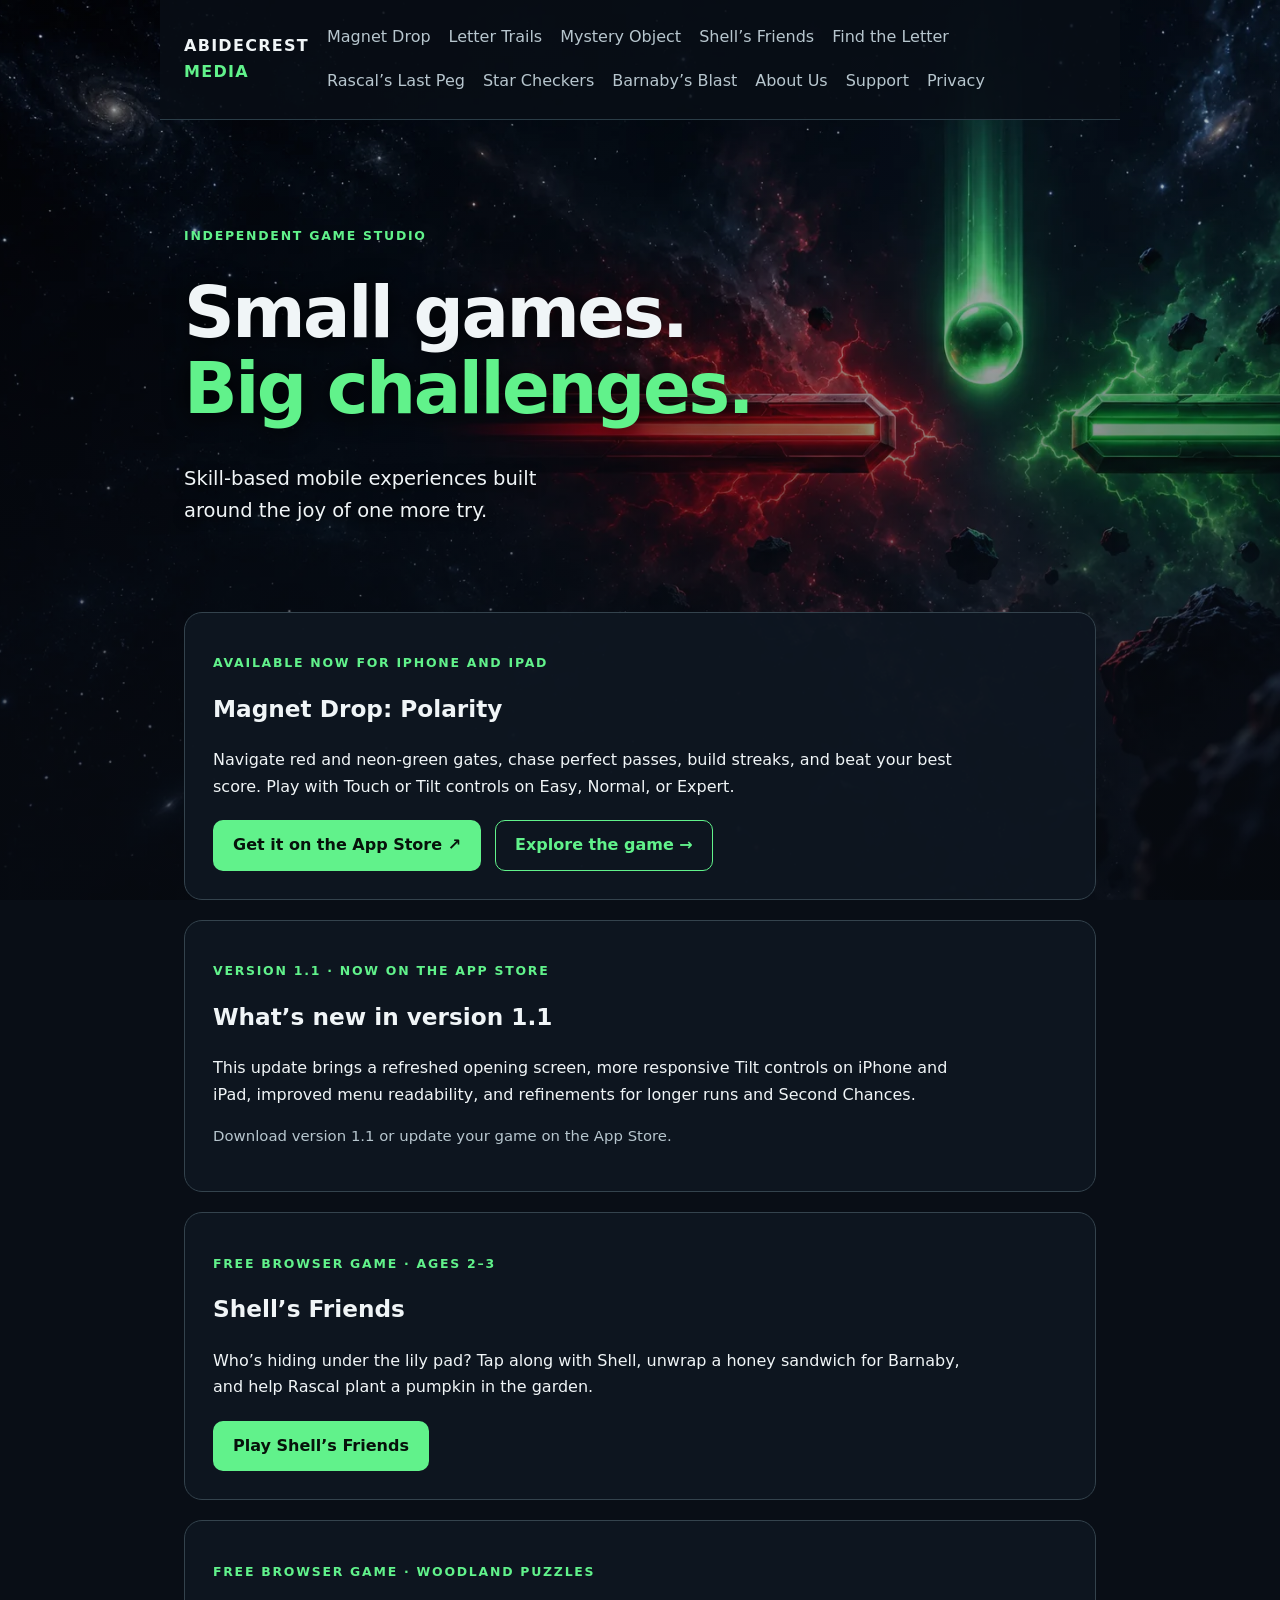
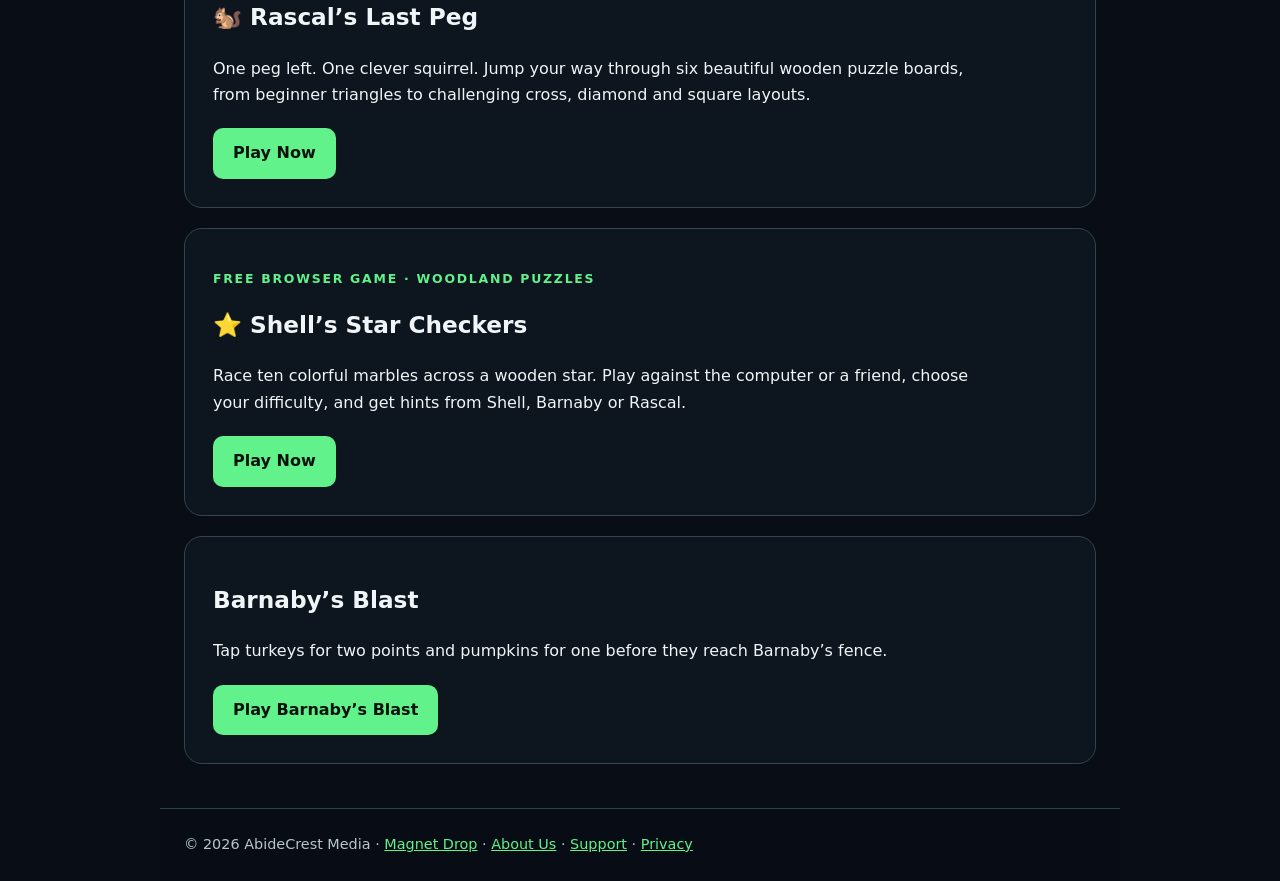
<file: index.html>
<!doctype html><html lang="en"><head><meta charset="utf-8"><meta name="viewport" content="width=device-width,initial-scale=1"><title>AbideCrest Media | Free Browser Games and Magnet Drop</title><meta name="description" content="Play free word puzzles, board games, and arcade games in your browser, or explore Magnet Drop: Polarity for iPhone and iPad."><link rel="canonical" href="https://www.abidecrest.com/"><link rel="stylesheet" href="assets/site.css"><style>
body{background:#090e16;isolation:isolate}
body::before{content:"";position:fixed;inset:0;z-index:-1;background:linear-gradient(180deg,rgba(9,14,22,.18),rgba(9,14,22,.68) 85%),url("[data-uri]") center top/cover no-repeat;pointer-events:none}
header,footer{background:rgba(9,14,22,.88)}
.hero{min-height:440px;display:flex;flex-direction:column;justify-content:center}
.hero h1{max-width:580px;margin:16px 0;text-shadow:0 2px 24px #000}
.hero .lead{max-width:420px;color:#f0f5f7;text-shadow:0 2px 12px #000}
.card{background:rgba(14,22,33,.96);border-color:#34434d}
main>.muted{color:#e0e8ed;text-shadow:0 2px 12px #000}
@media(max-width:580px){body::before{background-position:72% top}header{background:#090e16}.hero{padding-top:190px;min-height:550px}.hero h1{font-size:2.8rem}.card{padding:22px}}
</style></head><body><header><a class="brand" href="./">ABIDECREST <span>MEDIA</span></a><nav aria-label="Main navigation"><a href="magnet-drop/">Magnet Drop</a><a href="letter-trails/">Letter Trails</a><a href="mystery-object/">Mystery Object</a><a href="games/shells-friends/">Shell’s Friends</a><a href="find-the-letter/">Find the Letter</a><a href="games/rascals-last-peg/">Rascal’s Last Peg</a><a href="games/shells-star-checkers/">Star Checkers</a><a href="games/pumpkin-patrol/?v=barnabys-blast">Barnaby’s Blast</a><a href="about/">About Us</a><a href="magnet-drop/support/">Support</a><a href="privacy/">Privacy</a></nav></header><main><section class="hero"><p class="eyebrow">Independent game studio</p><h1>Small games.<br><em>Big challenges.</em></h1><p class="lead">Skill-based mobile experiences built around the joy of one more try.</p></section><section class="card game-feature" aria-labelledby="magnet-title"><p class="eyebrow">Available now for iPhone and iPad</p><h2 id="magnet-title">Magnet Drop: Polarity</h2><p>Navigate red and neon-green gates, chase perfect passes, build streaks, and beat your best score. Play with Touch or Tilt controls on Easy, Normal, or Expert.</p><div class="game-actions"><a class="button" href="https://apps.apple.com/us/app/magnet-drop-polarity/id6822039961">Get it on the App Store ↗</a><a class="secondary-button" href="magnet-drop/">Explore the game →</a></div></section><section class="card update-feature" aria-labelledby="update-title"><p class="eyebrow">Version 1.1 · Now on the App Store</p><h2 id="update-title">What’s new in version 1.1</h2><p>This update brings a refreshed opening screen, more responsive Tilt controls on iPhone and iPad, improved menu readability, and refinements for longer runs and Second Chances.</p><p class="muted">Download version 1.1 or update your game on the App Store.</p></section>

<section class="card game-feature" aria-labelledby="friends-title"><p class="eyebrow">Free browser game · Ages 2–3</p><h2 id="friends-title">Shell’s Friends</h2><p>Who’s hiding under the lily pad? Tap along with Shell, unwrap a honey sandwich for Barnaby, and help Rascal plant a pumpkin in the garden.</p><div class="game-actions"><a class="button" href="games/shells-friends/">Play Shell’s Friends</a></div></section><section class="card game-feature" aria-labelledby="rascal-title"><p class="eyebrow">Free browser game · Woodland Puzzles</p><h2 id="rascal-title">🐿️ Rascal’s Last Peg</h2><p>One peg left. One clever squirrel. Jump your way through six beautiful wooden puzzle boards, from beginner triangles to challenging cross, diamond and square layouts.</p><div class="game-actions"><a class="button" href="games/rascals-last-peg/">Play Now</a></div></section><section class="card game-feature" aria-labelledby="star-title"><p class="eyebrow">Free browser game · Woodland Puzzles</p><h2 id="star-title">⭐ Shell’s Star Checkers</h2><p>Race ten colorful marbles across a wooden star. Play against the computer or a friend, choose your difficulty, and get hints from Shell, Barnaby or Rascal.</p><div class="game-actions"><a class="button" href="games/shells-star-checkers/">Play Now</a></div></section><section class="card game-feature"><h2>Barnaby’s Blast</h2><p>Tap turkeys for two points and pumpkins for one before they reach Barnaby’s fence.</p><div class="game-actions"><a class="button" href="games/pumpkin-patrol/?v=barnabys-blast">Play Barnaby’s Blast</a></div></section></main><footer>© 2026 AbideCrest Media · <a href="magnet-drop/">Magnet Drop</a> · <a href="about/">About Us</a> · <a href="magnet-drop/support/">Support</a> · <a href="privacy/">Privacy</a></footer><!-- Cloudflare Web Analytics --><script type='module' src='https://static.cloudflareinsights.com/beacon.min.js' data-cf-beacon='{"token": "cf53d17fe27e4d12bf6e0ae3ed3b5f63"}'></script><!-- End Cloudflare Web Analytics -->
</body></html>
</file>
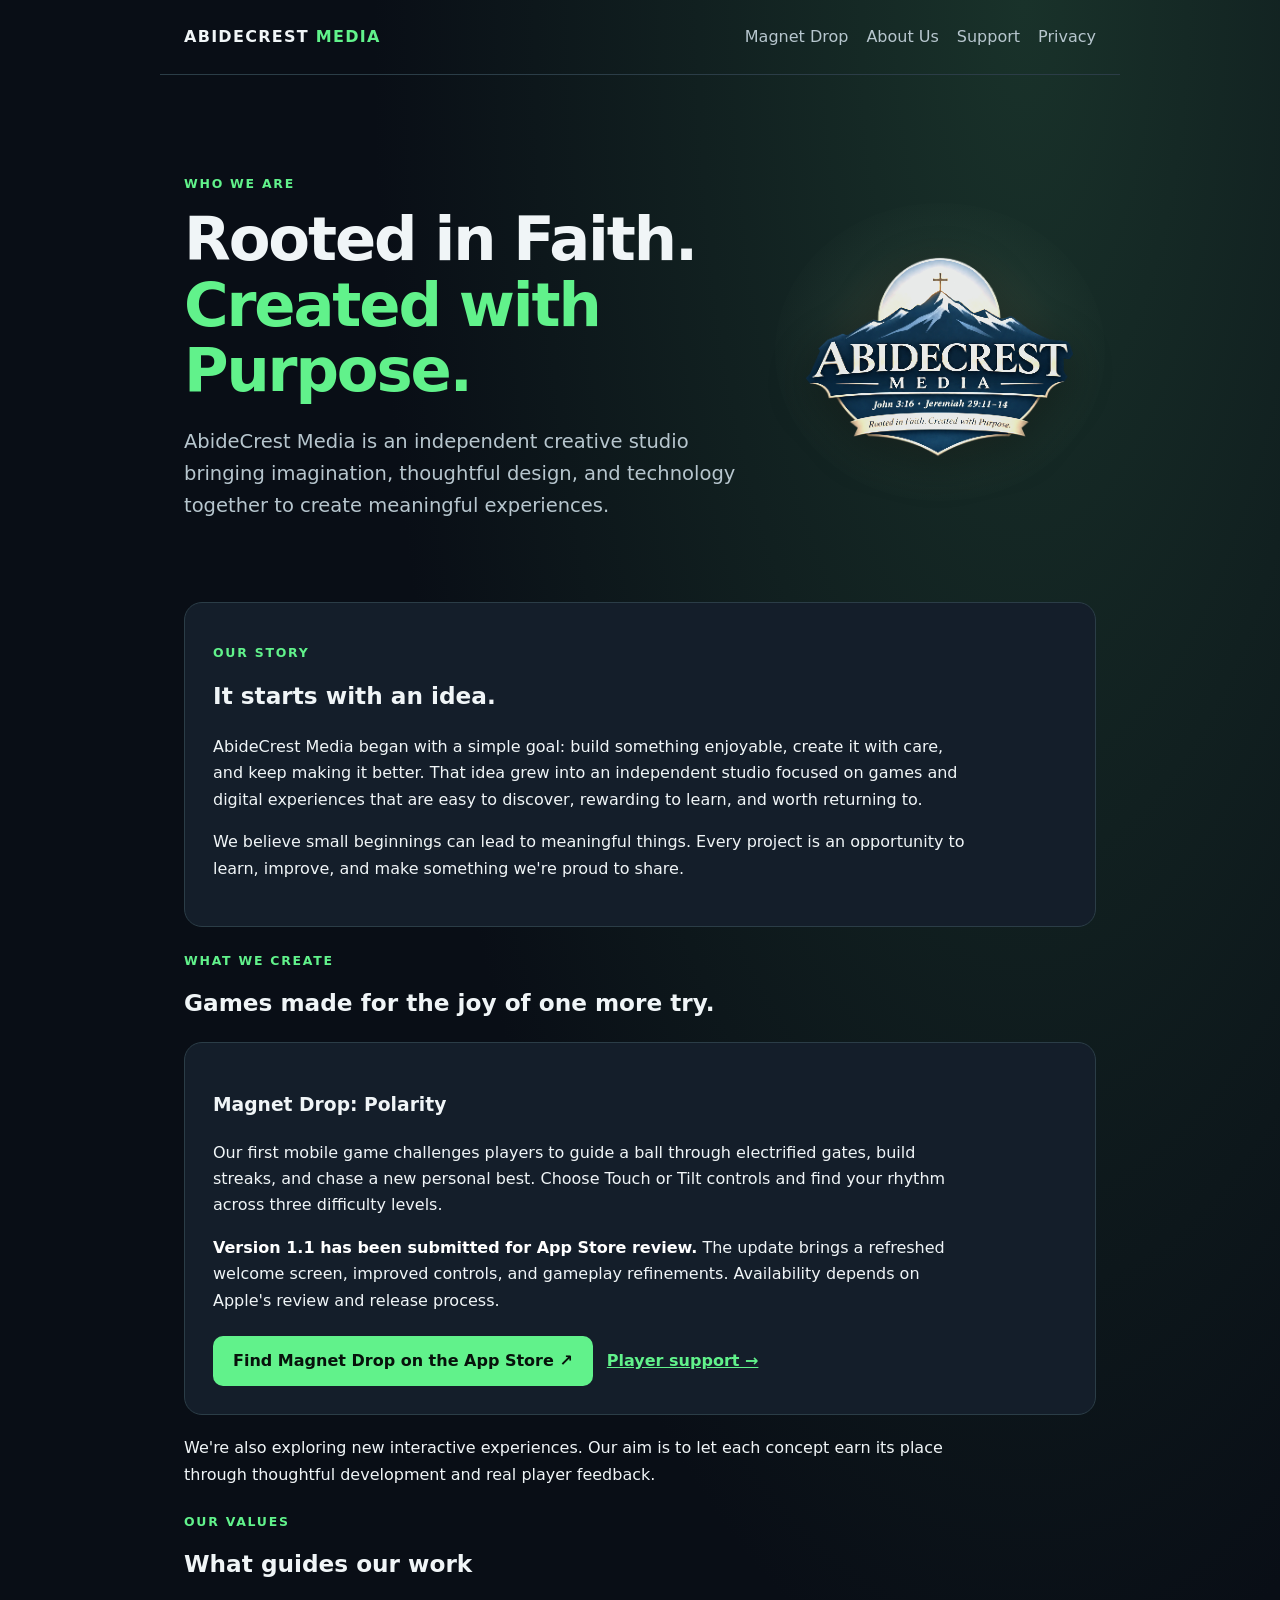
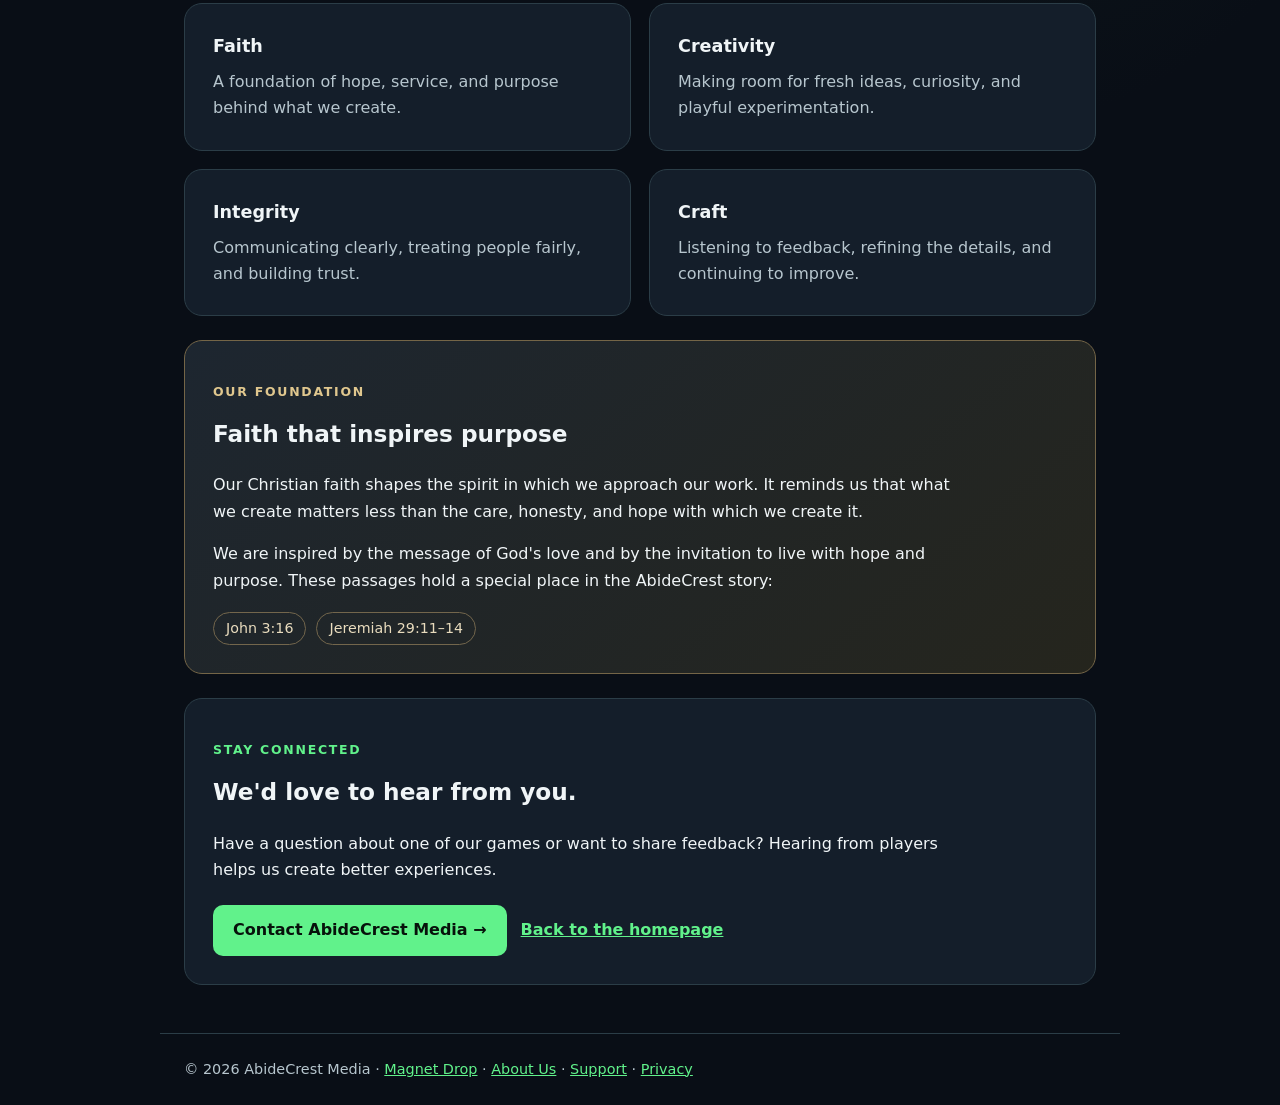
<file: about/index.html>
<!doctype html>
<html lang="en">
<head>
  <meta charset="utf-8">
  <meta name="viewport" content="width=device-width,initial-scale=1">
  <meta name="description" content="Meet AbideCrest Media, an independent creative studio building games and digital experiences rooted in faith, creativity, and purpose.">
  <title>About Us | AbideCrest Media</title>
  <link rel="stylesheet" href="../assets/site.css">
  <style>
    .about-hero{display:grid;grid-template-columns:minmax(0,1.65fr) minmax(250px,.9fr);gap:30px;align-items:center;padding:62px 0 36px;max-width:100%}
    .about-hero-copy{min-width:0}
    .about-hero h1{margin:12px 0 22px;font-size:clamp(2.6rem,5.1vw,3.8rem);overflow-wrap:normal}
    .about-hero .lead{max-width:640px}
    .about-hero h1 em{color:var(--green);font-style:normal}
    .about-hero-logo{display:flex;align-items:center;justify-content:center;min-width:0;padding:20px 10px;position:relative;isolation:isolate}
    .about-hero-logo::before{content:"";position:absolute;inset:5% -3%;z-index:-1;border-radius:50%;background:radial-gradient(ellipse at center,rgba(215,196,146,.22),rgba(96,129,105,.08) 53%,transparent 76%);pointer-events:none}
    .about-hero-logo img{display:block;width:100%;height:auto;max-width:340px;opacity:.9;filter:brightness(1.6) contrast(1.12) drop-shadow(0 12px 24px rgba(0,0,0,.45))}
    .about-section{margin:24px 0}
    .about-section h2{margin-top:0}
    .about-grid{display:grid;grid-template-columns:repeat(2,minmax(0,1fr));gap:18px}
    .value-card{margin:0;min-width:0}
    .value-card h3{margin:0 0 8px;font-size:1.1rem}
    .value-card p{margin:0;color:var(--muted)}
    .faith-panel{border-color:#746547;background:linear-gradient(140deg,#1d2630,#25251d)}
    .faith-panel .eyebrow{color:#e0c78e}
    .scripture-ref{display:flex;flex-wrap:wrap;gap:10px;margin:18px 0 0}
    .scripture-ref span{font-size:.89rem;border:1px solid #73664c;border-radius:30px;padding:4px 12px;color:#e9dcbe}
    .action-row{display:flex;flex-wrap:wrap;gap:14px;align-items:center;margin-top:22px}
    .action-row .text-link{font-weight:700}
    @media(max-width:760px){.about-hero{grid-template-columns:1fr;gap:2px;padding:42px 0 16px}.about-hero h1{font-size:clamp(2.35rem,7vw,3.6rem)}.about-hero-logo{padding:0 12px 14px}.about-hero-logo img{max-width:270px}.about-grid{grid-template-columns:1fr}}
  </style>
</head>
<body>
  <header>
    <a class="brand" href="../">ABIDECREST <span>MEDIA</span></a>
    <nav aria-label="Main navigation">
      <a href="../magnet-drop/">Magnet Drop</a>
      <a href="./" aria-current="page">About Us</a>
      <a href="../magnet-drop/support/">Support</a>
      <a href="../privacy/">Privacy</a>
    </nav>
  </header>
  <main>
    <section class="about-hero">
      <div class="about-hero-copy">
        <p class="eyebrow">Who we are</p>
        <h1>Rooted in Faith.<br><em>Created with Purpose.</em></h1>
        <p class="lead">AbideCrest Media is an independent creative studio bringing imagination, thoughtful design, and technology together to create meaningful experiences.</p>
      </div>
      <div class="about-hero-logo">
        <img src="../assets/abidecrest_faith_media_logo.png" alt="AbideCrest Media mountain and cross emblem" width="1254" height="1254" loading="eager" decoding="async">
      </div>
    </section>

    <section class="card about-section" aria-labelledby="story-heading">
      <p class="eyebrow">Our story</p>
      <h2 id="story-heading">It starts with an idea.</h2>
      <p>AbideCrest Media began with a simple goal: build something enjoyable, create it with care, and keep making it better. That idea grew into an independent studio focused on games and digital experiences that are easy to discover, rewarding to learn, and worth returning to.</p>
      <p>We believe small beginnings can lead to meaningful things. Every project is an opportunity to learn, improve, and make something we're proud to share.</p>
    </section>

    <section class="about-section" aria-labelledby="create-heading">
      <p class="eyebrow">What we create</p>
      <h2 id="create-heading">Games made for the joy of one more try.</h2>
      <div class="card">
        <h3>Magnet Drop: Polarity</h3>
        <p>Our first mobile game challenges players to guide a ball through electrified gates, build streaks, and chase a new personal best. Choose Touch or Tilt controls and find your rhythm across three difficulty levels.</p>
        <p><strong>Version 1.1 has been submitted for App Store review.</strong> The update brings a refreshed welcome screen, improved controls, and gameplay refinements. Availability depends on Apple's review and release process.</p>
        <div class="action-row">
          <a class="button" href="https://apps.apple.com/us/app/magnet-drop-polarity/id6822039961">Find Magnet Drop on the App Store ↗</a>
          <a class="text-link" href="../magnet-drop/support/">Player support →</a>
        </div>
      </div>
      <p>We're also exploring new interactive experiences. Our aim is to let each concept earn its place through thoughtful development and real player feedback.</p>
    </section>

    <section class="about-section" aria-labelledby="values-heading">
      <p class="eyebrow">Our values</p>
      <h2 id="values-heading">What guides our work</h2>
      <div class="about-grid">
        <article class="card value-card"><h3>Faith</h3><p>A foundation of hope, service, and purpose behind what we create.</p></article>
        <article class="card value-card"><h3>Creativity</h3><p>Making room for fresh ideas, curiosity, and playful experimentation.</p></article>
        <article class="card value-card"><h3>Integrity</h3><p>Communicating clearly, treating people fairly, and building trust.</p></article>
        <article class="card value-card"><h3>Craft</h3><p>Listening to feedback, refining the details, and continuing to improve.</p></article>
      </div>
    </section>

    <section class="card about-section faith-panel" aria-labelledby="foundation-heading">
      <p class="eyebrow">Our foundation</p>
      <h2 id="foundation-heading">Faith that inspires purpose</h2>
      <p>Our Christian faith shapes the spirit in which we approach our work. It reminds us that what we create matters less than the care, honesty, and hope with which we create it.</p>
      <p>We are inspired by the message of God's love and by the invitation to live with hope and purpose. These passages hold a special place in the AbideCrest story:</p>
      <div class="scripture-ref" aria-label="Scripture references"><span>John 3:16</span><span>Jeremiah 29:11–14</span></div>
    </section>

    <section class="card about-section" aria-labelledby="contact-heading">
      <p class="eyebrow">Stay connected</p>
      <h2 id="contact-heading">We'd love to hear from you.</h2>
      <p>Have a question about one of our games or want to share feedback? Hearing from players helps us create better experiences.</p>
      <div class="action-row">
        <a class="button" href="mailto:AbideCrestMedia@outlook.com">Contact AbideCrest Media →</a>
        <a class="text-link" href="../">Back to the homepage</a>
      </div>
    </section>
  </main>
  <footer>© 2026 AbideCrest Media · <a href="../magnet-drop/">Magnet Drop</a> · <a href="./">About Us</a> · <a href="../magnet-drop/support/">Support</a> · <a href="../privacy/">Privacy</a></footer>
<!-- Cloudflare Web Analytics --><script type='module' src='https://static.cloudflareinsights.com/beacon.min.js' data-cf-beacon='{"token": "cf53d17fe27e4d12bf6e0ae3ed3b5f63"}'></script><!-- End Cloudflare Web Analytics -->
</body>
</html>
</file>
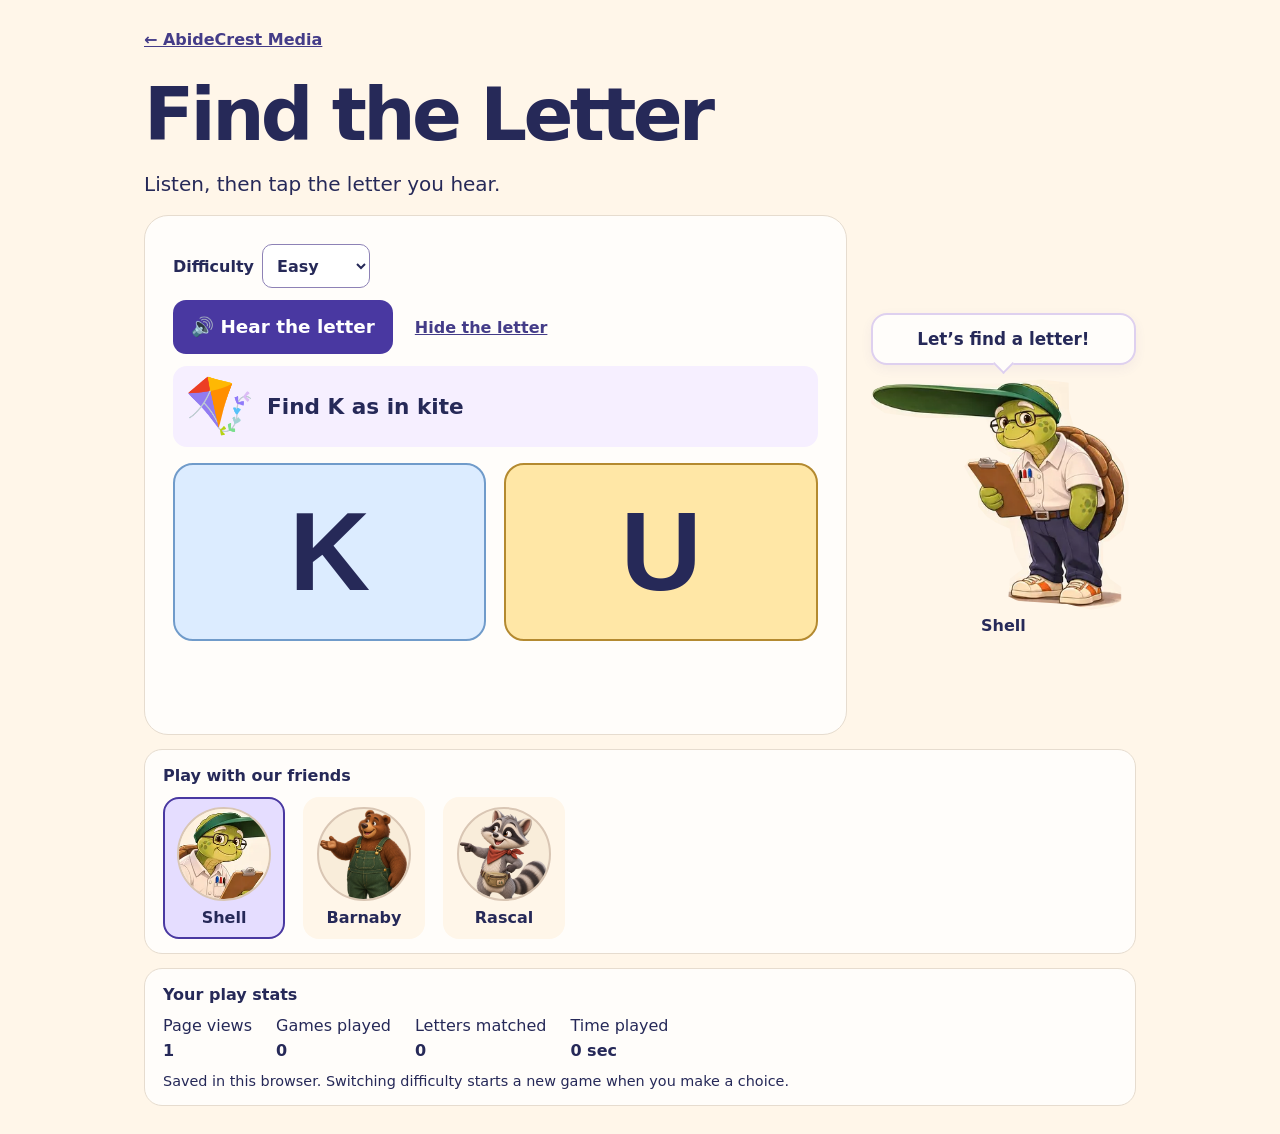
<file: find-the-letter/index.html>
<!doctype html>
<html lang="en">
<head>
<meta charset="utf-8">
<meta name="viewport" content="width=device-width, initial-scale=1">
<meta name="theme-color" content="#fff6e9">
<title>Find the Letter | Listening and Alphabet Game</title><meta name="description" content="Hear a letter and tap its match in a free alphabet listening game for toddlers."><link rel="canonical" href="https://www.abidecrest.com/find-the-letter/"><script type="application/ld+json">{"@context":"https://schema.org","@type":"VideoGame","name":"Find the Letter","genre":"Listening and Alphabet Game","url":"https://www.abidecrest.com/find-the-letter/","description":"Hear a letter and tap its match in a free alphabet listening game for toddlers.","gamePlatform":"Web browser","applicationCategory":"Game","isAccessibleForFree":true}</script>
<style>
* { box-sizing:border-box }
:root { color-scheme:light; --ink:#262958; --paper:#fff6e9; --plum:#4938a1 }
body { margin:0; background:var(--paper); color:var(--ink); font:16px/1.45 system-ui,sans-serif }
main { width:min(100% - 32px, 62rem); margin:auto; padding:18px 0 28px }
.game-stage { display:grid; grid-template-columns:minmax(0,2.65fr) minmax(0,1fr); gap:clamp(12px,2vw,24px); align-items:center }
.shell-presenter { margin:0; text-align:center; font-weight:750 }
.presenter-bubble { position:relative; margin:0 0 14px; padding:12px; border:2px solid #ded0ef; border-radius:16px; background:#fffdfa; color:var(--ink); font-size:clamp(.9rem,2.7vw,1.05rem); box-shadow:0 4px 12px #4938a110 }
.presenter-bubble::after { content:""; position:absolute; width:13px; height:13px; bottom:-8px; left:calc(50% - 7px); background:#fffdfa; border-right:2px solid #ded0ef; border-bottom:2px solid #ded0ef; transform:rotate(45deg) }
.presenter-bubble.is-streak { border-color:#d9a33d; background:#fff2cf }
.presenter-bubble.is-streak::after { border-color:#d9a33d; background:#fff2cf }
.shell-standing { position:relative; width:100%; aspect-ratio:384/340; overflow:hidden; transform:scaleX(-1) }
.shell-standing img { position:absolute; top:-22.4%; left:0; width:166.667%; height:auto; max-width:none; clip-path:polygon(15.3% 12.0%, 21.4% 11.3%, 30.3% 12.2%, 55.8% 12.2%, 60.2% 13.7%, 60.3% 16.2%, 56.9% 18.4%, 48.4% 19.5%, 34.1% 19.4%, 32.3% 23.9%, 31.3% 26.3%, 28.3% 27.9%, 29.1% 29.4%, 33.0% 27.8%, 37.8% 28.2%, 38.9% 29.8%, 37.8% 31.7%, 35.8% 34.8%, 35.8% 38.2%, 33.8% 40.4%, 31.7% 41.7%, 28.6% 43.0%, 27.5% 47.9%, 25.6% 51.5%, 28.6% 53.7%, 28.9% 57.4%, 26.7% 58.4%, 15.6% 59.0%, 10.2% 60.2%, 5.8% 59.6%, 3.4% 58.4%, 3.4% 55.4%, 5.9% 53.7%, 7.5% 51.0%, 7.5% 45.8%, 6.1% 45.7%, 3.0% 43.3%, 1.9% 39.2%, 1.7% 33.3%, 3.0% 29.2%, 7.3% 24.2%, 14.2% 21.1%, 15.2% 17.9%) }
@media(max-width:720px) {
  main { max-width:44rem }
  .game-stage { grid-template-columns:minmax(0,1fr) }
  .shell-presenter { width:min(75%,15rem); margin-inline:auto }
  #active-presenter .shell-standing, #active-presenter .presenter-friend { width:min(100%,10rem); margin-inline:auto }
}
a { color:#443c88; font-weight:700; display:inline-flex; align-items:center; min-height:44px }
h1 { font-size:clamp(2.45rem,8.5vw,4.6rem); line-height:1.02; letter-spacing:-.05em; margin:.2em 0 .25em }
.intro { font-size:clamp(1rem,3vw,1.25rem); margin:0 0 16px }
.game { border-radius:24px; padding:clamp(14px,4vw,28px); background:#fffdfa; border:1px solid #e6dccf }
.controls { display:flex; gap:8px; flex-wrap:wrap; align-items:center }
.difficulty { display:flex; align-items:center; gap:8px; margin:0 0 12px; font-weight:700 }
.difficulty select { min-height:44px; padding:6px 10px; border:1px solid #8d82b6; border-radius:10px; font:inherit; color:inherit; background:white }
.stats { margin:14px 0 0; border:1px solid #e6dccf; border-radius:18px; background:#fffdfa; padding:14px 18px }
.stats h2 { font-size:1rem; margin:0 0 8px }
.stats dl { display:flex; flex-wrap:wrap; gap:8px 24px; margin:0 }
.stats dd { margin:2px 0 0; font-weight:760; font-variant-numeric:tabular-nums }
.stats p { margin:8px 0 0; font-size:.9rem }
button { min-height:46px; border-radius:13px; border:2px solid transparent; cursor:pointer; font:inherit; font-weight:760; color:inherit; touch-action:manipulation }
#hear, #next { padding:9px 16px; background:var(--plum); color:white }
#hear { min-height:54px; font-size:1.15rem }
#show { padding:8px 12px; background:transparent; color:#443c88; text-decoration:underline }
button:focus-visible, select:focus-visible, a:focus-visible { outline:3px solid #294cbb; outline-offset:3px }
[hidden] { display:none!important }
#prompt { display:flex; align-items:center; gap:12px; margin:12px 0 0; padding:8px 12px; background:#f6efff; border-radius:14px; font-size:clamp(1.08rem,4vw,1.35rem); font-weight:750 }
#prompt-picture { flex:0 0 auto; font-size:clamp(2.3rem,10vw,3.5rem); line-height:1.15 }
.tiles { display:grid; grid-template-columns:1fr 1fr; gap:clamp(8px,3vw,18px); margin:16px 0 0 }
.letter { border-radius:20px; background:#dcecff; border-color:#709bca; min-height:clamp(98px,23vw,178px); font:800 clamp(3.75rem,19vw,7rem)/1 Arial,sans-serif }
.tiles[data-count="3"] { grid-template-columns:repeat(3,minmax(0,1fr)) }
.tiles[data-count="3"] .letter { font-size:clamp(2.6rem,14vw,5.8rem); padding-inline:0 }
.tiles[data-count="4"] .letter { min-height:clamp(86px,18vw,132px); font-size:clamp(2.8rem,14vw,5.6rem) }
.letter:nth-child(2) { background:#ffe7a6; border-color:#b48a30 }
.letter:nth-child(3) { background:#f0e6ff; border-color:#9172b8 }
.letter:nth-child(4) { background:#ffe3ec; border-color:#be7290 }
.letter.correct { background:#c7f3cc; border-color:#26824b }
.letter:disabled { opacity:1; cursor:default }
.result { min-height:53px; display:flex; justify-content:space-between; align-items:center; flex-wrap:wrap; gap:6px; margin-top:12px }
#status { margin:0; font-size:1.05rem; font-weight:700 }

.character-friends { margin:14px 0 0; padding:14px 18px; background:#fffdfa; border:1px solid #e6dccf; border-radius:18px }
.character-friends h2 { margin:0 0 10px; font-size:1rem }
.character-list { display:flex; flex-wrap:wrap; gap:12px 18px }
.character-list figure { margin:0; text-align:center; font-weight:750 }
.character-portrait { position:relative; overflow:hidden; width:clamp(68px,17vw,94px); aspect-ratio:1; border-radius:50%; border:2px solid #d9c6b4; background:#f9edda }
.character-portrait img { position:absolute; width:var(--sheet-width); height:auto; max-width:none; top:var(--crop-top); left:var(--crop-left) }
.character-barnaby img, .character-rascal img { width:100%; height:100%; top:0; left:0; object-fit:cover; object-position:center top }
.character-list figcaption { margin-top:4px }

.character-list button{display:flex;flex-direction:column;align-items:center;gap:5px;background:#fff6e9;padding:8px 12px;border:2px solid transparent;border-radius:16px;min-width:88px}
.character-list button[aria-pressed="true"]{background:#e5ddff;border-color:var(--plum)}
.character-shell{--sheet-width:366%;--crop-top:-43%;--crop-left:-46%}
.presenter-friend{position:relative;width:100%;aspect-ratio:384/340;overflow:hidden}
.presenter-friend img{display:block;width:100%;height:100%;object-fit:contain}
</style>
</head>
<body>
<main>
  <a href="../">← AbideCrest Media</a>
  <h1>Find the Letter</h1>
  <p class="intro">Listen, then tap the letter you hear.</p>
  <div class="game-stage">
    <section class="game" aria-label="Find the Letter game">
      <label class="difficulty">Difficulty
        <select id="difficulty"><option value="easy">Easy</option><option value="normal">Normal</option></select>
      </label>
      <div class="controls">
        <button type="button" id="hear">🔊 Hear the letter</button>
        <button type="button" id="show" aria-controls="prompt" aria-expanded="true">Hide the letter</button>
      </div>
      <p id="prompt" aria-live="polite">
        <span id="prompt-picture" aria-hidden="true"></span>
        <span id="prompt-text"></span>
      </p>
      <audio id="letter-audio" preload="auto" hidden></audio>
      <div class="tiles" id="tiles" role="group" aria-label="Choose a letter">
        <button type="button" class="letter" id="first"></button>
        <button type="button" class="letter" id="second"></button>
        <button type="button" class="letter" id="third" hidden></button>
        <button type="button" class="letter" id="fourth" hidden></button>
      </div>
      <div class="result">
        <p id="status" role="status"></p>
        <button type="button" id="next" hidden>Next letter →</button>
      </div>
    </section>
    <figure class="shell-presenter" id="active-presenter">
      <p class="presenter-bubble" id="presenter-bubble">Let’s find a letter!</p>
      <div class="shell-standing"><img src="art/shell.webp" width="640" height="681" alt="Shell standing with his clipboard, wearing glasses and a green visor" decoding="async"></div>
      <div class="presenter-friend" id="friend-presenter" hidden><img id="friend-presenter-image" src="art/barnaby-presenter.png" alt="" decoding="async"></div><figcaption id="presenter-name" aria-live="polite">Shell</figcaption>
    </figure>
  </div>
  <section class="character-friends" aria-labelledby="friends-heading">
    <h2 id="friends-heading">Play with our friends</h2>
    <div class="character-list" role="group" aria-label="Choose your presenter">
      <button type="button" data-presenter="shell" aria-pressed="true"><span class="character-portrait character-shell"><img src="art/shell.webp" alt="" decoding="async"></span><span>Shell</span></button>
      <button type="button" data-presenter="barnaby" aria-pressed="false"><span class="character-portrait character-barnaby"><img src="art/barnaby-presenter.png" loading="lazy" alt="" decoding="async"></span><span>Barnaby</span></button>
      <button type="button" data-presenter="rascal" aria-pressed="false"><span class="character-portrait character-rascal"><img src="art/rascal-presenter.png" loading="lazy" alt="" decoding="async"></span><span>Rascal</span></button>
    </div>
  </section>
  <section class="stats" aria-labelledby="stats-heading">
    <h2 id="stats-heading">Your play stats</h2>
    <dl>
      <div><dt>Page views</dt><dd id="view-count">0</dd></div>
      <div><dt>Games played</dt><dd id="game-count">0</dd></div>
      <div><dt>Letters matched</dt><dd id="match-count">0</dd></div>
      <div><dt>Time played</dt><dd id="time-played">0 sec</dd></div>
    </dl>
    <p id="stats-note">Saved in this browser. Switching difficulty starts a new game when you make a choice.</p>
  </section>
  <noscript><p>Enable JavaScript to play.</p></noscript>
</main>
<script>
"use strict";

const alphabet = [..."ABCDEFGHIJKLMNOPQRSTUVWXYZ"];
const letterClues = {
  A:["apple", "🍎"], B:["ball", "⚽"], C:["cat", "🐱"], D:["dog", "🐶"],
  E:["egg", "🥚"], F:["fish", "🐟"], G:["goat", "🐐"], H:["hat", "🎩"],
  I:["ice cream", "🍦"], J:["jellyfish", "🪼"], K:["kite", "🪁"], L:["lion", "🦁"],
  M:["moon", "🌙"], N:["nest", "🪺"], O:["orange", "🍊"], P:["pig", "🐷"],
  Q:["queen", "👸"], R:["rabbit", "🐰"], S:["sun", "☀️"], T:["turtle", "🐢"],
  U:["umbrella", "☂️"], V:["van", "🚐"], W:["whale", "🐋"], X:["x-ray", "🩻"],
  Y:["yarn", "🧶"], Z:["zebra", "🦓"]
};
const slowerLetters = new Set("BCDEGPTVZ");
const tiles = document.querySelector("#tiles");
const letters = [...tiles.querySelectorAll(".letter")];
const difficulty = document.querySelector("#difficulty");
const statsFields = {
  views: document.querySelector("#view-count"),
  games: document.querySelector("#game-count"),
  matches: document.querySelector("#match-count"),
  playMs: document.querySelector("#time-played")
};
const statsKey = "abidecrest.find-the-letter.stats.v1";
const stats = {views:0, games:0, matches:0, playMs:0};
const playIdleMs = 60000;
const playSaveMs = 5000;
let playSince = null;
let lastPlayAction = 0;
const numberFormat = new Intl.NumberFormat();
const fourChoiceThreshold = 5;
let keepStats = true;
let gameStarted = false;
let firstTryMatches = 0;
let correctStreak = 0;
const presenterBubble = document.querySelector("#presenter-bubble");
let hadWrongChoice = false;
const hear = document.querySelector("#hear");
const show = document.querySelector("#show");
const prompt = document.querySelector("#prompt");
const promptPicture = document.querySelector("#prompt-picture");
const promptText = document.querySelector("#prompt-text");
const status = document.querySelector("#status");
const next = document.querySelector("#next");
const audio = document.querySelector("#letter-audio");
let deck = [];
let target = "";
let answered = false;
let visiblePrompt = true;
let requestId = 0;

function showStats() {
  for (const key of ["views", "games", "matches"]) statsFields[key].textContent = numberFormat.format(stats[key]);
  showPlayTime();
  if (!keepStats) document.querySelector("#stats-note").textContent = "Saved for this visit.";
}

function loadStats(raw) {
  const saved = JSON.parse(raw) || {};
  for (const key of Object.keys(stats)) {
    stats[key] = Number.isSafeInteger(saved[key]) && saved[key] >= 0 ? saved[key] : 0;
  }
}

function countStat(key, amount = 1) {
  if (keepStats) {
    try {
      loadStats(localStorage.getItem(statsKey));
    } catch {
      keepStats = false;
    }
  }
  stats[key] += amount;
  if (keepStats) {
    try {
      localStorage.setItem(statsKey, JSON.stringify(stats));
    } catch {
      keepStats = false;
    }
  }
  showStats();
}

function unsavedPlayTime(now) {
  if (playSince === null) return 0;
  return Math.max(0, Math.floor(Math.min(now, lastPlayAction + playIdleMs) - playSince));
}

function showPlayTime(now = performance.now()) {
  const totalSeconds = Math.floor((stats.playMs + unsavedPlayTime(now)) / 1000);
  const hours = Math.floor(totalSeconds / 3600);
  const minutes = Math.floor(totalSeconds / 60) % 60;
  const seconds = totalSeconds % 60;
  statsFields.playMs.textContent = [
    hours ? numberFormat.format(hours) + " hr" : "",
    minutes ? minutes + " min" : "",
    seconds || (!hours && !minutes) ? seconds + " sec" : ""
  ].filter(Boolean).join(" ");
}

function savePlayTime(now, pause = false) {
  const amount = unsavedPlayTime(now);
  if (pause || now >= lastPlayAction + playIdleMs) playSince = null;
  else playSince += amount;
  if (amount) countStat("playMs", amount);
}

function recordPlayAction() {
  if (document.visibilityState !== "visible") return;
  const now = performance.now();
  if (playSince !== null && now >= lastPlayAction + playIdleMs) savePlayTime(now, true);
  if (playSince === null) playSince = now;
  lastPlayAction = now;
}

function shuffle(items) {
  for (let i = items.length - 1; i > 0; i--) {
    const index = Math.floor(Math.random() * (i + 1));
    [items[i], items[index]] = [items[index], items[i]];
  }
  return items;
}

function nextTarget() {
  if (!deck.length) {
    deck = shuffle(alphabet.slice());
    if (deck.at(-1) === target) deck.unshift(deck.pop());
  }
  return deck.pop();
}

function playLetter() {
  recordPlayAction();
  const request = ++requestId;
  // Keep play() inside the tap handler so mobile browsers can start audio.
  audio.currentTime = 0;
  audio.playbackRate = slowerLetters.has(target) ? .85 : 1;
  audio.play().catch(() => {
    if (request !== requestId) return;
    visiblePrompt = true;
    showPrompt();
  });
}

function showPrompt() {
  const [example, picture] = letterClues[target];
  promptPicture.textContent = picture;
  promptText.textContent = "Find " + target + " as in " + example;
  prompt.hidden = !visiblePrompt;
  show.textContent = visiblePrompt ? "Hide the letter" : "Show the letter";
  show.setAttribute("aria-expanded", String(visiblePrompt));
}

function encourage(message, celebrate = false) {
  presenterBubble.textContent = message;
  presenterBubble.classList.toggle("is-streak", celebrate);
}

function newRound() {
  answered = false;
  hadWrongChoice = false;
  target = nextTarget();
  requestId++;
  audio.src = "audio/" + target.toLowerCase() + ".mp3";
  const count = difficulty.value === "easy" ? 2 : firstTryMatches >= fourChoiceThreshold ? 4 : 3;
  const distractors = shuffle(alphabet.filter(letter => letter !== target));
  const choices = shuffle([target, ...distractors.slice(0, count - 1)]);
  tiles.dataset.count = count;
  for (const [index, button] of letters.entries()) {
    button.textContent = choices[index] || "";
    button.hidden = index >= count;
    button.disabled = button.hidden;
    button.classList.remove("correct");
  }
  next.hidden = true;
  status.textContent = "";
  showPrompt();
}

for (const button of letters) {
  button.addEventListener("click", () => {
    if (answered || button.hidden) return;
    recordPlayAction();
    if (!gameStarted) {
      gameStarted = true;
      countStat("games");
    }
    if (button.textContent !== target) {
      hadWrongChoice = true;
      correctStreak = 0;
      encourage("That’s okay! Try again.");
      status.textContent = tiles.dataset.count === "2" ? "Try the other letter." : "Try another letter.";
      return;
    }
    answered = true;
    if (!hadWrongChoice) correctStreak++;
    const celebrate = correctStreak >= 3;
    const message = celebrate ? "Great job! " + correctStreak + " correct in a row! ⭐"
      : hadWrongChoice ? "You kept trying. Great job!" : correctStreak === 2 ? "Wonderful! Two in a row!" : "Great job! You found it!";
    encourage(message, celebrate);
    if (difficulty.value === "normal" && !hadWrongChoice) firstTryMatches++;
    countStat("matches");
    button.classList.add("correct");
    status.textContent = celebrate ? message : "You found " + target + "! ⭐";
    next.hidden = false;
    next.focus({preventScroll:true});
    for (const choice of letters) choice.disabled = true;
  });
}

difficulty.addEventListener("change", () => {
  gameStarted = false;
  firstTryMatches = 0;
  correctStreak = 0;
  encourage("Let’s find a letter!");
  newRound();
});
hear.addEventListener("click", playLetter);
show.addEventListener("click", () => {
  recordPlayAction();
  visiblePrompt = !visiblePrompt;
  showPrompt();
});
next.addEventListener("click", () => {
  newRound();
  hear.focus({preventScroll:true});
  playLetter();
});
document.addEventListener("visibilitychange", () => {
  if (document.visibilityState === "hidden" && playSince !== null) savePlayTime(performance.now(), true);
});
window.addEventListener("pagehide", () => {
  if (playSince !== null) savePlayTime(performance.now(), true);
});
setInterval(() => {
  if (playSince === null) return;
  const now = performance.now();
  if (now - playSince >= playSaveMs || now >= lastPlayAction + playIdleMs) savePlayTime(now);
  showPlayTime(now);
}, 1000);
const presenterButtons = [...document.querySelectorAll("[data-presenter]")];
const presenterKey = "abidecrest.find-the-letter.presenter.v1";
function choosePresenter(name, save = true) {
  if (!["shell","barnaby","rascal"].includes(name)) name = "shell";
  const shell = document.querySelector(".shell-standing");
  const friend = document.querySelector("#friend-presenter");
  shell.hidden = name !== "shell";
  friend.hidden = name === "shell";
  friend.className = "presenter-friend presenter-" + name;
  const label = name[0].toUpperCase() + name.slice(1);
  const presenterImage = document.querySelector("#friend-presenter-image");
  if (name !== "shell") {
    const source = "art/" + name + "-presenter.png";
    if (presenterImage.getAttribute("src") !== source) presenterImage.src = source;
    presenterImage.alt = label + " presenting the letter game";
  }
  document.querySelector("#presenter-name").textContent = label;
  for (const button of presenterButtons) button.setAttribute("aria-pressed", String(button.dataset.presenter === name));
  if (save) { try { localStorage.setItem(presenterKey, name); } catch {} }
}
for (const button of presenterButtons) button.addEventListener("click", () => choosePresenter(button.dataset.presenter));
let savedPresenter = "shell";
try { savedPresenter = localStorage.getItem(presenterKey) || "shell"; } catch {}
choosePresenter(savedPresenter, false);
countStat("views");
newRound();
</script>
<!-- Cloudflare Web Analytics --><script type='module' src='https://static.cloudflareinsights.com/beacon.min.js' data-cf-beacon='{"token": "cf53d17fe27e4d12bf6e0ae3ed3b5f63"}'></script><!-- End Cloudflare Web Analytics -->
</body>
</html>
</file>
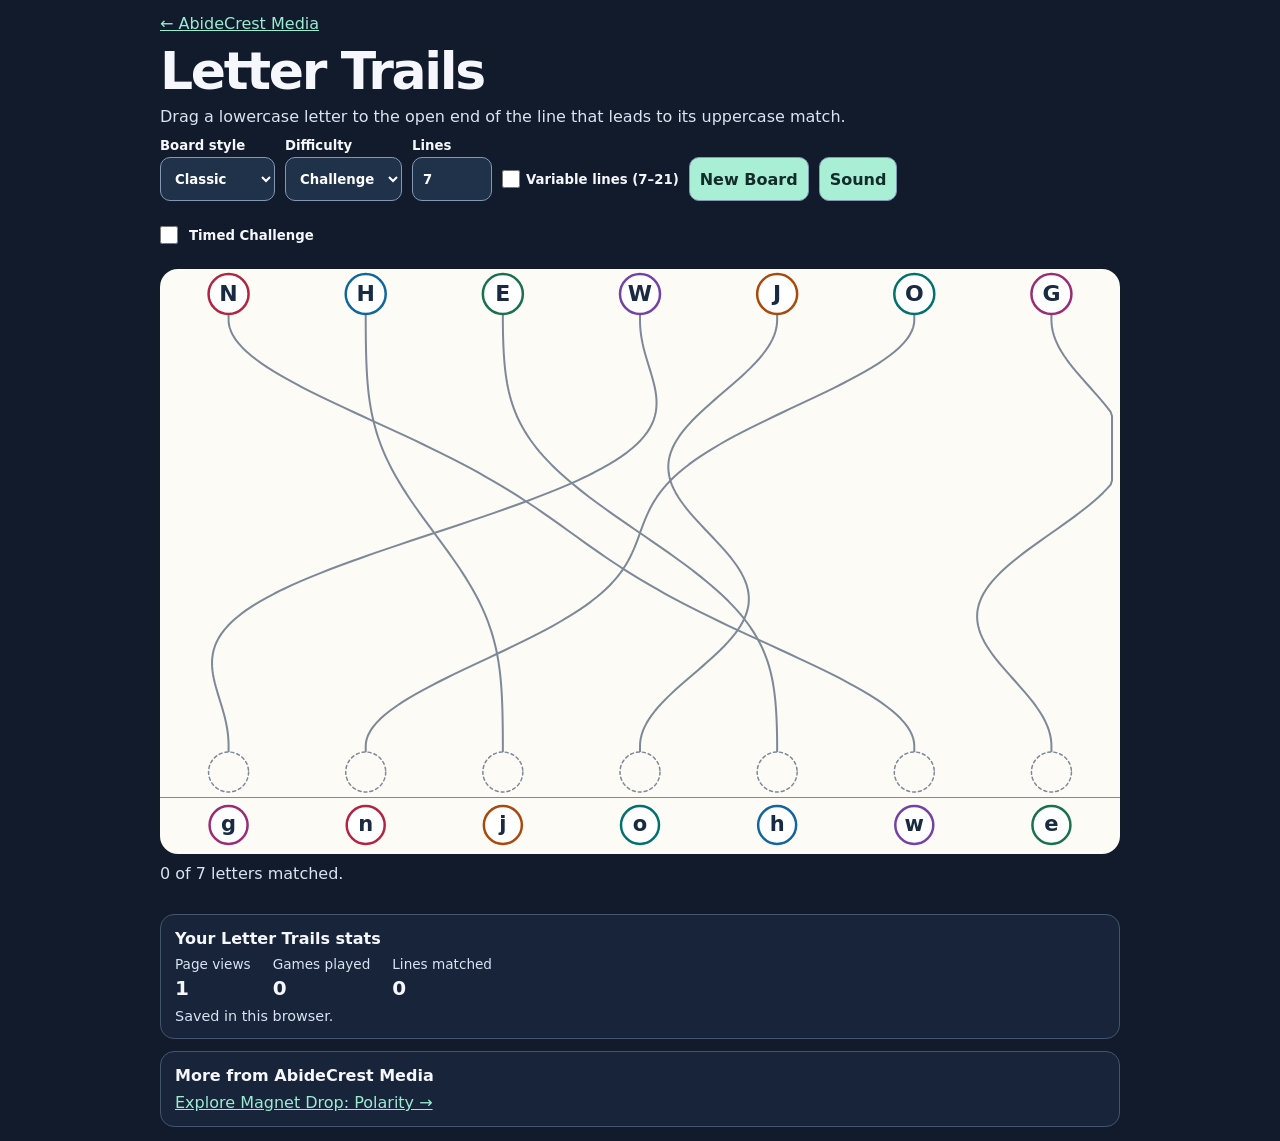
<file: letter-trails/index.html>
<!doctype html>
<html lang="en">
<head>
<meta charset="utf-8">
<meta name="viewport" content="width=device-width, initial-scale=1">
<title>Letter Trails | Alphabet Matching Game</title><meta name="description" content="Match uppercase and lowercase letters along winding paths in this free online alphabet game."><link rel="canonical" href="https://www.abidecrest.com/letter-trails/"><script type="application/ld+json">{"@context":"https://schema.org","@type":"VideoGame","name":"Letter Trails","genre":"Alphabet Matching Game","url":"https://www.abidecrest.com/letter-trails/","description":"Match uppercase and lowercase letters along winding paths in this free online alphabet game.","gamePlatform":"Web browser","applicationCategory":"Game","isAccessibleForFree":true}</script>
<style>
* { box-sizing:border-box }
body { margin:0; background:#111b2b; color:#f6f7fc; font:16px system-ui,sans-serif }
main { width:min(100% - 24px, 960px); margin:0 auto; padding:14px 0 }
a { color:#9cebd3 }
header { display:flex; justify-content:space-between; align-items:center; gap:12px; flex-wrap:wrap }
h1 { margin:8px 0 2px; font-size:clamp(2rem,6vw,3.25rem); letter-spacing:-.045em }
p { margin:6px 0 12px; color:#d8e4f1 }
.controls { display:flex; align-items:end; flex-wrap:wrap; gap:10px; margin:12px 0 }
label { display:grid; gap:4px; font-size:.83rem; font-weight:700 }
button,select,input { min-height:44px; font:inherit; padding:8px 10px; border-radius:10px; border:1px solid #8398b4; background:#20314a; color:white }
button { cursor:pointer; background:#a8efd6; color:#142c29; font-weight:750 }
#sound[aria-pressed="false"] { background:#20314a; color:white }
input[type="number"] { width:5rem }
.timer-controls { display:flex; align-items:center; gap:10px; flex-wrap:wrap; margin:0 0 12px }
.timer-controls label:first-child { display:flex; align-items:center; min-height:44px }
.timer-controls input[type="checkbox"] { min-height:0; width:18px; height:18px; margin:0 7px 0 0; accent-color:#a8efd6 }
#countdown { font-variant-numeric:tabular-nums; min-width:7ch; font-weight:750 }
[hidden] { display:none!important }
canvas { width:100%; height:clamp(440px,65svh,710px); display:block; touch-action:none; border-radius:18px }
canvas.dense-board { height:clamp(540px,72svh,760px) }
#variable-control { display:flex; align-items:center; min-height:44px; gap:6px }
#variable-lines { min-height:0; width:18px; height:18px; margin:0; accent-color:#a8efd6 }
#status { min-height:2.5em; margin:10px 0 0 }
.page-footer { display:grid; gap:12px; margin-top:10px }
.page-footer section, .page-footer aside { border:1px solid #42566f; border-radius:14px; background:#172439; padding:14px }
.page-footer h2 { font-size:1rem; margin:0 0 8px }
.page-footer p { margin:8px 0 0; font-size:.9rem }
.page-footer dl { display:flex; flex-wrap:wrap; gap:10px 22px; margin:0 }
.page-footer dt { font-size:.85rem; color:#d8e4f1 }
.page-footer dd { margin:4px 0 0; font-size:1.25rem; font-weight:750; font-variant-numeric:tabular-nums }
</style>
</head>
<body>
<main>
<header><a href="../">← AbideCrest Media</a></header>
<h1>Letter Trails</h1>
<p>Drag a lowercase letter to the open end of the line that leads to its uppercase match.</p>
<div class="controls">
  <label>Board style <select id="theme"><option>Classic</option><option>Rainbow</option><option>Space</option><option>Notebook</option></select></label>
  <label>Difficulty <select id="level"><option>Easy</option><option>Normal</option><option selected>Challenge</option></select></label>
  <label id="line-control">Lines <input id="lines" type="number" min="7" max="21" value="7" inputmode="numeric"></label>
  <label id="variable-control"><input id="variable-lines" type="checkbox"> Variable lines (7–21)</label>
  <button type="button" id="new">New Board</button>
  <button type="button" id="sound" aria-pressed="true">Sound</button>
</div>
<div id="timer-controls" class="timer-controls">
  <label><input type="checkbox" id="timed"> Timed Challenge</label>
  <label id="time-control" hidden>Time limit (seconds)
    <input id="time-limit" type="number" min="1" max="180" step="0.1" placeholder="30" inputmode="decimal" aria-describedby="time-help">
  </label>
  <span id="countdown" aria-label="Time remaining" hidden></span>
  <small id="time-help" hidden>Leave blank for the 30-second default. The clock starts on your first drag.</small>
</div>
<canvas id="board" aria-label="Letter matching board" aria-describedby="status">Letter Trails requires a browser with canvas support.</canvas>
<p id="status" role="status"></p>
<audio id="sound-player" preload="auto" hidden></audio>
<noscript><p>Enable JavaScript to play Letter Trails.</p></noscript>
<footer class="page-footer">
  <section aria-labelledby="stats-heading">
    <h2 id="stats-heading">Your Letter Trails stats</h2>
    <dl>
      <div><dt>Page views</dt><dd id="stats-views">0</dd></div>
      <div><dt>Games played</dt><dd id="stats-games">0</dd></div>
      <div><dt>Lines matched</dt><dd id="stats-matches">0</dd></div>
    </dl>
    <p id="stats-note">Saved in this browser.</p>
  </section>
  <aside aria-labelledby="studio-promo">
    <h2 id="studio-promo">More from AbideCrest Media</h2>
    <a href="../magnet-drop/">Explore Magnet Drop: Polarity →</a>
  </aside>
</footer>
</main>
<script>
"use strict";

const board = document.querySelector("#board");
const ctx = board.getContext("2d");
const theme = document.querySelector("#theme");
const level = document.querySelector("#level");
const lines = document.querySelector("#lines");
const variableControl = document.querySelector("#variable-control");
const variableLines = document.querySelector("#variable-lines");
const status = document.querySelector("#status");
const soundToggle = document.querySelector("#sound");
const timerControls = document.querySelector("#timer-controls");
const timed = document.querySelector("#timed");
const timeControl = document.querySelector("#time-control");
const timeLimit = document.querySelector("#time-limit");
const timeHelp = document.querySelector("#time-help");
const countdown = document.querySelector("#countdown");
const palettes = {
  Classic: { paper:"#fcfbf5", line:"#7d8999", chip:"#fff", ink:"#192b42" },
  Rainbow: { paper:"#fff3fc", line:"#948397", chip:"#fff", ink:"#412446" },
  Space: { paper:"#131c38", line:"#8d9abd", chip:"#24365e", ink:"#fff" },
  Notebook: { paper:"#fff7e6", line:"#887d86", chip:"#fffdf7", ink:"#403649" }
};
const letterColors = [
  "#b12442", "#11669d", "#19714f", "#7242a7", "#a94a0c", "#00716f", "#9a2c75", "#4756b0",
  "#78650a", "#923e37", "#447826", "#5c4b83", "#aa315e", "#2c6076", "#6e4c28", "#144f8e",
  "#8a2a52", "#316051", "#7a518e", "#ad4e52", "#335779"
];
const spaceLetterColors = [
  "#ff829c", "#68c3ff", "#70e1a7", "#caa2ff", "#ffab64", "#62e0db", "#ff91dd", "#a8acff",
  "#e7d66d", "#ff9b90", "#b1df75", "#bea9d8", "#ff95b9", "#83c5d9", "#e0b481", "#85b5ff",
  "#ffa1cc", "#80c7a6", "#dca8ec", "#ffb29e", "#a2c7f2"
];

function letterColor(route) {
  const colors = theme.value === "Space" ? spaceLetterColors : letterColors;
  return colors[route.colorIndex];
}
const steps = 160;
const defaultCounts = { Easy:3, Normal:5, Challenge:7 };
const lineCounts = { ...defaultCounts };
const maximumCounts = { Easy:16, Normal:16, Challenge:21 };
const defaultTimeLimit = 30;
const maxTimeLimit = 180;
let routes = [];
let tiles = [];
let drag = null;
let sparks = [];
let frame = null;
let width, height, scale, radius;
let duration = 0;
let deadline = null;
let ticking = null;
let expired = false;
let boardStarted = false;
const statsKey = "abidecrest.letter-trails.stats.v1";
const statsFields = {
  views: document.querySelector("#stats-views"),
  games: document.querySelector("#stats-games"),
  matches: document.querySelector("#stats-matches")
};
const stats = { views:0, games:0, matches:0 };
let persistentStats = true;
const numberFormat = new Intl.NumberFormat();

function loadStats(raw) {
  const saved = JSON.parse(raw) || {};
  for (const key of Object.keys(stats)) {
    stats[key] = Number.isSafeInteger(saved[key]) && saved[key] >= 0 ? saved[key] : 0;
  }
}

function showStats() {
  for (const key of Object.keys(stats)) statsFields[key].textContent = numberFormat.format(stats[key]);
  if (!persistentStats) {
    document.querySelector("#stats-note").textContent = "Saved for this visit.";
  }
}

function recordStat(key) {
  if (persistentStats) {
    try {
      loadStats(localStorage.getItem(statsKey));
    } catch {
      persistentStats = false;
    }
  }
  stats[key] += 1;
  if (persistentStats) {
    try {
      localStorage.setItem(statsKey, JSON.stringify(stats));
    } catch {
      persistentStats = false;
    }
  }
  showStats();
}

window.addEventListener("storage", event => {
  if (!persistentStats || event.key !== statsKey) return;
  try {
    loadStats(event.newValue);
    showStats();
  } catch {
    // Ignore unreadable data written by another tab.
  }
});

function shuffle(items) {
  for (let i = items.length - 1; i > 0; i--) {
    const j = Math.floor(Math.random() * (i + 1));
    [items[i], items[j]] = [items[j], items[i]];
  }
}

function makeBoard() {
  boardStarted = false;
  const difficulty = level.value;
  const challenge = difficulty === "Challenge";
  const minimum = defaultCounts[difficulty];
  const maximum = maximumCounts[difficulty];
  const variable = challenge && variableLines.checked;
  let count = lineCounts[difficulty];
  if (variable) {
    const previous = routes.length;
    const choices = Array.from({ length:maximum - minimum + 1 }, (_, index) => minimum + index)
      .filter(value => value !== previous);
    count = choices[Math.floor(Math.random() * choices.length)];
  }
  variableControl.hidden = !challenge;
  lines.readOnly = variable;
  lines.min = minimum;
  lines.max = maximum;
  lines.value = count;
  board.classList.toggle("dense-board", count > 16);

  const exits = Array.from({length:count}, (_, i) => i);
  if (challenge) {
    shuffle(exits);
    if (exits.every((exit, i) => exit === i)) exits.push(exits.shift());
  } else if (difficulty === "Normal") {
    for (let start = 0; start < count;) {
      const remaining = count - start;
      const size = remaining === 3 || (remaining >= 5 && Math.random() < .5) ? 3 : 2;
      const shift = size === 3 && Math.random() < .5 ? 2 : 1;
      // Rotate nearby exits so each trail crosses at least one other trail.
      for (let offset = 0; offset < size; offset++) {
        exits[start + offset] = start + (offset + shift) % size;
      }
      start += size;
    }
  }
  const letters = [..."ABCDEFGHIJKLMNOPQRSTUVWXYZ"];
  shuffle(letters);
  routes = exits.map((exit, index) => ({
    exit, letter:letters[index], colorIndex:index, done:false,
    bend:(Math.random() * 2 - 1) * (challenge ? .8 : .24)
  }));
  tiles = routes.map(route => ({ route }));
  shuffle(tiles);
  stopFireworks();
  stopSounds();
  resetClock(challenge);
  layout();
  status.textContent = "0 of " + count + " letters matched.";
}

function updateCountdown(milliseconds) {
  const seconds = Math.ceil(Math.max(0, milliseconds) / 100) / 10;
  countdown.textContent = seconds.toFixed(1) + " s";
}

function stopClock() {
  if (ticking !== null) clearInterval(ticking);
  ticking = null;
  deadline = null;
}

function resetClock(challenge) {
  stopClock();
  expired = false;
  const enabled = challenge && timed.checked;
  timerControls.hidden = !challenge;
  timeControl.hidden = timeHelp.hidden = countdown.hidden = !enabled;
  const custom = timeLimit.valueAsNumber;
  duration = enabled ? Math.round((Number.isFinite(custom) ? custom : defaultTimeLimit) * 1000) : 0;
  if (enabled) updateCountdown(duration);
}

function clockAllowsPlay() {
  if (expired) return false;
  if (deadline === null) return true;
  const remaining = deadline - performance.now();
  updateCountdown(remaining);
  if (remaining > 0) return true;
  stopClock();
  expired = true;
  drag = null;
  const done = routes.filter(route => route.done).length;
  status.textContent = "Time’s up! You matched " + done + " of " + routes.length + ". Tap New Board to try again.";
  draw();
  return false;
}

function startClock() {
  if (!duration || deadline !== null) return;
  deadline = performance.now() + duration;
  ticking = setInterval(clockAllowsPlay, 100);
}

function layout() {
  drag = null;
  const bounds = board.getBoundingClientRect();
  width = bounds.width;
  height = bounds.height;
  scale = Math.min(window.devicePixelRatio || 1, 3);
  board.width = Math.round(width * scale);
  board.height = Math.round(height * scale);
  const inset = routes.length > 8 ? 12 : 0;
  const lane = (width - inset * 2) / routes.length;
  const endpointRows = routes.length > 16 ? 3 : routes.length > 8 ? 2 : 1;
  const rowGap = endpointRows === 3 ? 37 : 44;
  radius = Math.min(20, lane * (endpointRows === 3 ? .93 : endpointRows === 2 ? .84 : .46));
  const columns = trayColumns();
  const trayHeight = 57 + (Math.ceil(tiles.length / columns) - 1) * 47;
  const trayTop = height - trayHeight;
  tiles.forEach((tile, i) => {
    const row = Math.floor(i / columns);
    const rowCount = Math.min(columns, tiles.length - row * columns);
    tile.point = {x:(i % columns + .5) * width / rowCount, y:trayTop + 28 + row * 47};
  });
  for (const [index, route] of routes.entries()) {
    const startX = inset + (index + .5) * lane;
    const endX = inset + (route.exit + .5) * lane;
    const startY = 25 + index % endpointRows * rowGap;
    const endY = trayTop - 25 - route.exit % endpointRows * rowGap;
    const top = 51 + (endpointRows - 1) * rowGap;
    const bottom = trayTop - top;
    route.points = Array.from({length:steps + 1}, (_, i) => {
      const t = i / steps;
      if (t < .17) return {x:startX, y:startY + (top - startY) * t / .17};
      if (t > .83) return {x:endX, y:bottom + (endY - bottom) * (t - .83) / .17};
      const u = (t - .17) / .66;
      const smooth = u * u * (3 - 2 * u);
      const wave = Math.sin(Math.PI * u) * Math.sin(2 * Math.PI * u);
      const x = startX + (endX - startX) * smooth + lane * route.bend * wave;
      return {x:Math.max(8, Math.min(width - 8, x)), y:top + (bottom - top) * u};
    });
  }
  draw();
}

function stroke(points, from, to, color, weight) {
  if (from === to) return;
  ctx.beginPath();
  ctx.moveTo(points[from].x, points[from].y);
  for (let i = from + 1; i <= to; i++) ctx.lineTo(points[i].x, points[i].y);
  ctx.strokeStyle = color;
  ctx.lineWidth = weight;
  ctx.lineJoin = ctx.lineCap = "round";
  ctx.stroke();
}

function artwork(palette) {
  ctx.fillStyle = palette.paper;
  ctx.fillRect(0, 0, width, height);
  if (theme.value === "Notebook") {
    ctx.fillStyle = "#e9deca";
    for (let y = 20; y < height; y += 22) ctx.fillRect(0, y, width, 1);
  }
  if (theme.value === "Space") {
    ctx.fillStyle = "#55628a";
    for (let i = 0; i < 72; i++) {
      const size = i % 7 === 0 ? 2 : 1;
      ctx.fillRect((i * 173 + 29) % 991 / 991 * width, (i * 137 + 79) % 983 / 983 * height, size, size);
    }
  }
}

function chip(point, letter, radius, palette, border, filled = true) {
  ctx.beginPath();
  ctx.arc(point.x, point.y, radius, 0, Math.PI * 2);
  ctx.fillStyle = filled ? palette.chip : palette.paper;
  ctx.fill();
  ctx.strokeStyle = border;
  ctx.lineWidth = filled ? 2.5 : 1.5;
  ctx.setLineDash(filled ? [] : [3, 3]);
  ctx.stroke();
  ctx.setLineDash([]);
  ctx.fillStyle = palette.ink;
  ctx.font = "750 " + Math.round(radius * 1.1) + "px system-ui";
  ctx.fillText(letter, point.x, point.y + 1);
}

function trayColumns() {
  return Math.min(routes.length > 16 ? 7 : 8, tiles.length);
}

function tileRadius() {
  return Math.min(19, width / trayColumns() * .43);
}

function draw() {
  const palette = palettes[theme.value];
  ctx.setTransform(scale, 0, 0, scale, 0, 0);
  artwork(palette);
  const divider = tiles[0].point.y - 28;
  ctx.fillStyle = palette.line;
  ctx.fillRect(0, divider, width, 1);

  for (const route of routes) stroke(route.points, 0, steps, palette.line, 2);
  routes.forEach(route => {
    if (!route.done) return;
    const color = letterColor(route);
    ctx.globalAlpha = .23;
    stroke(route.points, 0, steps, color, 10);
    ctx.globalAlpha = 1;
    stroke(route.points, 0, steps, color, 4);
  });

  ctx.textAlign = "center";
  ctx.textBaseline = "middle";
  const hovered = drag && findTarget(drag.point);
  for (const route of routes) {
    const color = letterColor(route);
    chip(route.points[0], route.letter, radius, palette, color);
    const targetBorder = route.done ? color : hovered === route ? palette.ink : palette.line;
    chip(route.points[steps], route.done ? route.letter.toLowerCase() : "", radius, palette, targetBorder, route.done);
  }
  for (const tile of tiles) {
    if (tile === drag?.tile || tile.route.done) continue;
    chip(tile.point, tile.route.letter.toLowerCase(), tileRadius(), palette, letterColor(tile.route));
  }
  if (drag) chip(drag.point, drag.tile.route.letter.toLowerCase(), tileRadius(), palette, letterColor(drag.tile.route));
  for (const spark of sparks) {
    ctx.globalAlpha = spark.opacity;
    ctx.fillStyle = spark.color;
    ctx.beginPath();
    if (spark.tail) {
      ctx.strokeStyle = spark.color;
      ctx.lineWidth = spark.size;
      ctx.moveTo(spark.tail.x * width, spark.tail.y * height);
      ctx.lineTo(spark.x * width, spark.y * height);
      ctx.stroke();
      ctx.beginPath();
    }
    ctx.arc(spark.x * width, spark.y * height, spark.size, 0, Math.PI * 2);
    ctx.fill();
  }
  ctx.globalAlpha = 1;
}

const soundRate = 24000;
const soundPlayer = document.querySelector("#sound-player");
const fireworkSamples = new Map();
let chimeUrl;
let finaleUrl;
let finaleKey;

function soundEnabled() {
  return soundToggle.getAttribute("aria-pressed") === "true";
}

function stopSounds() {
  soundPlayer.pause();
}

function waveUrl(samples) {
  const bytes = new ArrayBuffer(44 + samples.length * 2);
  const header = new DataView(bytes);
  const writeTag = (offset, tag) => {
    for (let i = 0; i < tag.length; i++) header.setUint8(offset + i, tag.charCodeAt(i));
  };
  writeTag(0, "RIFF");
  header.setUint32(4, bytes.byteLength - 8, true);
  writeTag(8, "WAVE");
  writeTag(12, "fmt ");
  header.setUint32(16, 16, true);
  header.setUint16(20, 1, true);
  header.setUint16(22, 1, true);
  header.setUint32(24, soundRate, true);
  header.setUint32(28, soundRate * 2, true);
  header.setUint16(32, 2, true);
  header.setUint16(34, 16, true);
  writeTag(36, "data");
  header.setUint32(40, samples.length * 2, true);
  for (let i = 0; i < samples.length; i++) {
    const sample = Math.max(-1, Math.min(1, samples[i]));
    header.setInt16(44 + i * 2, Math.round(sample * 32767), true);
  }
  return URL.createObjectURL(new Blob([bytes], { type:"audio/wav" }));
}

function playEffect(url) {
  if (soundPlayer.getAttribute("src") !== url) soundPlayer.src = url;
  else soundPlayer.currentTime = 0;
  soundPlayer.play().catch(() => {
    // If playback is interrupted, the next match can start it again.
  });
}

function mixChime(samples) {
  [660, 880].forEach((frequency, index) => {
    const start = Math.round(index * .065 * soundRate);
    for (let i = 0; i < Math.round(.18 * soundRate); i++) {
      const time = i / soundRate;
      const envelope = Math.min(1, time / .012) * (1 - time / .18) ** 3;
      samples[start + i] += .085 * Math.sin(2 * Math.PI * frequency * time) * envelope;
    }
  });
}

function matchChime() {
  if (!soundEnabled()) return;
  if (!chimeUrl) {
    const samples = new Float32Array(Math.round(.25 * soundRate));
    mixChime(samples);
    chimeUrl = waveUrl(samples);
  }
  playEffect(chimeUrl);
}

function renderFirework(sampleRate, variant, large) {
  const sample = new Float32Array(Math.ceil(sampleRate * (large ? 1.7 : 1.2)));
  let seed = 127 + variant * 137 + Number(large) * 79;
  const random = () => {
    seed = (Math.imul(1664525, seed) + 1013904223) >>> 0;
    return seed / 4294967296;
  };

  function impulse(offset, length, brightness, bass, strength) {
    const start = Math.round(offset * sampleRate);
    const count = Math.min(sample.length - start, Math.ceil(length * sampleRate));
    const lowMix = 1 - Math.exp(-2 * Math.PI * bass / sampleRate);
    const brightMix = 1 - Math.exp(-2 * Math.PI * brightness / sampleRate);
    let low = 0;
    let bright = 0;
    for (let i = 0; i < count; i++) {
      const noise = random() * 2 - 1;
      low += (noise - low) * lowMix;
      bright += (noise - bright) * brightMix;
      const age = i / sampleRate;
      const attack = Math.min(1, (i + 1) / (sampleRate * .0013));
      const report = (bright - low) * Math.exp(-age / (length * .063));
      const rumble = low * Math.exp(-age / (length * .21));
      sample[start + i] += strength * attack * (report * .9 + rumble * 1.6);
    }
  }

  impulse(0, large ? .85 : .55, large ? 3200 : 4600, large ? 72 : 108, 1.35);
  impulse(.065 + variant * .013, .58, 950, 90, .42);
  impulse(.16 + variant * .019, .57, 550, 68, .23);
  impulse(.28 + variant * .023, .49, 320, 54, .14);

  const crackles = large ? 25 : 14 + variant * 3;
  for (let i = 0; i < crackles; i++) {
    const when = .105 + (random() ** 1.4) * (large ? .86 : .65);
    const strength = (.08 + random() * .18) * (1 - when * .6);
    impulse(when, .028 + random() * .06, 1900 + random() * 3600, 260, strength);
  }
  // Shape broadband noise into a short pressure thump and a longer, diffuse rumble.
  function bassLayer(offset, frequency, quality, decay, strength) {
    const start = Math.round(offset * sampleRate);
    const omega = 2 * Math.PI * frequency / sampleRate;
    const alpha = Math.sin(omega) / (2 * quality);
    const feed = alpha / (1 + alpha);
    const feedback1 = 2 * Math.cos(omega) / (1 + alpha);
    const feedback2 = (1 - alpha) / (1 + alpha);
    let input1 = 0, input2 = 0, output1 = 0, output2 = 0;
    for (let i = start; i < sample.length; i++) {
      const input = random() * 2 - 1;
      const output = feed * (input - input2) + feedback1 * output1 - feedback2 * output2;
      const age = (i - start) / sampleRate;
      const envelope = Math.min(1, age / .013) * Math.exp(-age / decay);
      sample[i] += output * envelope * strength * Math.sqrt(sampleRate / 48000);
      input2 = input1;
      input1 = input;
      output2 = output1;
      output1 = output;
    }
  }

  bassLayer(.004, large ? 54 : 68 + variant * 5, .85, large ? .34 : .19, large ? 5.5 : 4.2);
  bassLayer(.009, large ? 125 : 142 + variant * 8, 1.1, large ? .21 : .115, large ? 3.3 : 2.8);
  bassLayer(large ? .19 : .13, large ? 49 : 59, .7, large ? .31 : .16, large ? 2.5 : 1.5);

  const fade = Math.round(sampleRate * .045);
  for (let i = 0; i < sample.length; i++) {
    const tail = Math.min(1, (sample.length - 1 - i) / fade);
    sample[i] = Math.tanh(sample[i]) * tail;
  }
  return sample;
}

function fireworkSounds(bursts) {
  if (!soundEnabled()) return;
  const difficulty = level.value;
  const key = difficulty + ":" + bursts.length;
  if (key !== finaleKey) {
    const finalDelay = bursts[bursts.length - 1].delay / 1000;
    const samples = new Float32Array(Math.ceil((.22 + finalDelay + 1.7) * soundRate));
    mixChime(samples);
    const gain = { Easy:.43, Normal:.50, Challenge:.57 }[difficulty];
    for (const [index, burst] of bursts.entries()) {
      const large = difficulty === "Challenge" && index === bursts.length - 1;
      const variant = index % 3;
      const sampleKey = large ? "finale-" + variant : variant;
      if (!fireworkSamples.has(sampleKey)) {
        fireworkSamples.set(sampleKey, renderFirework(soundRate, variant, large));
      }
      const effect = fireworkSamples.get(sampleKey);
      const start = Math.round((.22 + burst.delay / 1000) * soundRate);
      const volume = large ? .75 : gain;
      for (let i = 0; i < effect.length && start + i < samples.length; i++) {
        samples[start + i] += effect[i] * volume;
      }
    }
    const previous = finaleUrl;
    finaleUrl = waveUrl(samples);
    finaleKey = key;
    if (previous) URL.revokeObjectURL(previous);
  }
  playEffect(finaleUrl);
}

soundToggle.addEventListener("click", () => {
  const enabled = !soundEnabled();
  soundToggle.setAttribute("aria-pressed", String(enabled));
  if (enabled) matchChime();
  else stopSounds();
});

function stopFireworks() {
  if (frame !== null) cancelAnimationFrame(frame);
  frame = null;
  sparks = [];
}

const finales = {
  Easy: { bursts:3, particles:18, rings:1, spread:.16, interval:380, lifetime:1000,
    colors:["#dd476f", "#e79816", "#258b79"] },
  Normal: { bursts:5, particles:26, rings:2, spread:.22, interval:310, lifetime:1200,
    colors:["#235fcc", "#c03786", "#e77e17", "#6555ce"] },
  Challenge: { bursts:7, particles:34, rings:3, spread:.27, interval:250, lifetime:1400,
    colors:["#d83a70", "#d79310", "#117b68", "#397ce1", "#8a46cb"] }
};

function celebrate() {
  const finale = finales[level.value];
  const extra = Math.floor((routes.length - defaultCounts[level.value]) / 3);
  const count = finale.bursts + extra;
  const reduced = window.matchMedia("(prefers-reduced-motion: reduce)").matches;
  const starts = Array.from({ length:count }, (_, i) => ({
    x:.2 + (i * 7 % 11) * .06,
    y:.22 + (i * 3 % 7) * .075,
    delay:i * finale.interval,
    particles:finale.particles
  }));
  const last = starts[count - 1];
  if (level.value === "Challenge") {
    last.x = .5;
    last.y = .35;
    last.particles *= 2;
    last.delay += 300;
  }
  fireworkSounds(starts);
  const start = performance.now() + (reduced ? 0 : 220);

  function animate(now) {
    sparks = [];
    const elapsed = now - start;
    for (const [index, burst] of starts.entries()) {
      if (reduced && index >= 3 && burst !== last) continue;
      const age = reduced ? .58 : (elapsed - burst.delay) / finale.lifetime;
      if (age < 0 || age >= 1) continue;
      const radius = Math.min(width, height) * finale.spread * (burst.particles > finale.particles ? 1.35 : 1);
      for (let i = 0; i < burst.particles; i++) {
        const ring = i % finale.rings;
        const angle = i * 2.399963 + index;
        const spread = radius * (1 - ring * .22);
        const pointAt = time => {
          const travel = spread * (1 - (1 - time) ** 2);
          return {
            x:burst.x + Math.cos(angle) * travel / width,
            y:burst.y + (Math.sin(angle) * travel + time * time * 36) / height
          };
        };
        sparks.push({
          ...pointAt(age),
          tail:!reduced && finale.rings > 1 ? pointAt(Math.max(0, age - .10)) : null,
          color:finale.colors[(i + index) % finale.colors.length],
          size:ring === 0 ? 2.5 : 1.6,
          opacity:Math.min(1, (1 - age) * 2)
        });
      }
    }
    draw();
    frame = !reduced && elapsed < last.delay + finale.lifetime ? requestAnimationFrame(animate) : null;
  }

  if (reduced) animate(start);
  else frame = requestAnimationFrame(animate);
}

function position(event) {
  const bounds = board.getBoundingClientRect();
  return {x:event.clientX - bounds.left, y:event.clientY - bounds.top};
}

function distance(a, b) {
  return Math.hypot(a.x - b.x, a.y - b.y);
}

function findTarget(point) {
  let closest = radius + 7;
  let target;
  for (const route of routes) {
    const gap = distance(point, route.points[steps]);
    if (gap >= closest) continue;
    closest = gap;
    target = route;
  }
  return target;
}

board.addEventListener("pointerdown", event => {
  if (drag || event.button !== 0 || !clockAllowsPlay()) return;
  const point = position(event);
  const tile = tiles.find(item => !item.route.done && distance(point, item.point) <= tileRadius() + 2);
  if (!tile) return;
  board.setPointerCapture(event.pointerId);
  startClock();
  if (!boardStarted) {
    boardStarted = true;
    recordStat("games");
  }
  drag = {id:event.pointerId, tile, point};
  draw();
});

board.addEventListener("pointermove", event => {
  if (drag?.id !== event.pointerId || !clockAllowsPlay()) return;
  drag.point = position(event);
  draw();
});

board.addEventListener("pointerup", event => {
  if (drag?.id !== event.pointerId || !clockAllowsPlay()) return;
  const { tile } = drag;
  drag = null;
  const target = findTarget(position(event));
  if (target === tile.route && !target.done) {
    target.done = true;
    recordStat("matches");
    const done = routes.filter(route => route.done).length;
    status.textContent = done === routes.length ? "Board complete! You matched every letter."
      : target.letter + " matches " + tile.route.letter.toLowerCase() + ". " + done + " of " + routes.length + " matched.";
    if (done === routes.length) {
      stopClock();
      celebrate();
    } else {
      matchChime();
    }
  } else if (target) {
    status.textContent = "Try another line for " + tile.route.letter.toLowerCase() + ".";
  }
  draw();
});

function cancel(event) {
  if (drag?.id !== event.pointerId) return;
  drag = null;
  draw();
}

board.addEventListener("pointercancel", cancel);
board.addEventListener("lostpointercapture", cancel);
document.querySelector("#new").addEventListener("click", makeBoard);
level.addEventListener("change", makeBoard);
lines.addEventListener("change", () => {
  const difficulty = level.value;
  const minimum = defaultCounts[difficulty];
  const entered = lines.valueAsNumber;
  lineCounts[difficulty] = Number.isFinite(entered)
    ? Math.max(minimum, Math.min(maximumCounts[difficulty], Math.round(entered)))
    : minimum;
  makeBoard();
});
variableLines.addEventListener("change", makeBoard);
timed.addEventListener("change", makeBoard);
timeLimit.addEventListener("change", () => {
  const entered = timeLimit.valueAsNumber;
  timeLimit.value = Number.isFinite(entered)
    ? Math.max(1, Math.min(maxTimeLimit, Math.round(entered * 10) / 10))
    : "";
  makeBoard();
});
theme.addEventListener("change", draw);
recordStat("views");
makeBoard();
new ResizeObserver(layout).observe(board);
</script>
<!-- Cloudflare Web Analytics --><script type='module' src='https://static.cloudflareinsights.com/beacon.min.js' data-cf-beacon='{"token": "cf53d17fe27e4d12bf6e0ae3ed3b5f63"}'></script><!-- End Cloudflare Web Analytics -->
</body>
</html>
</file>
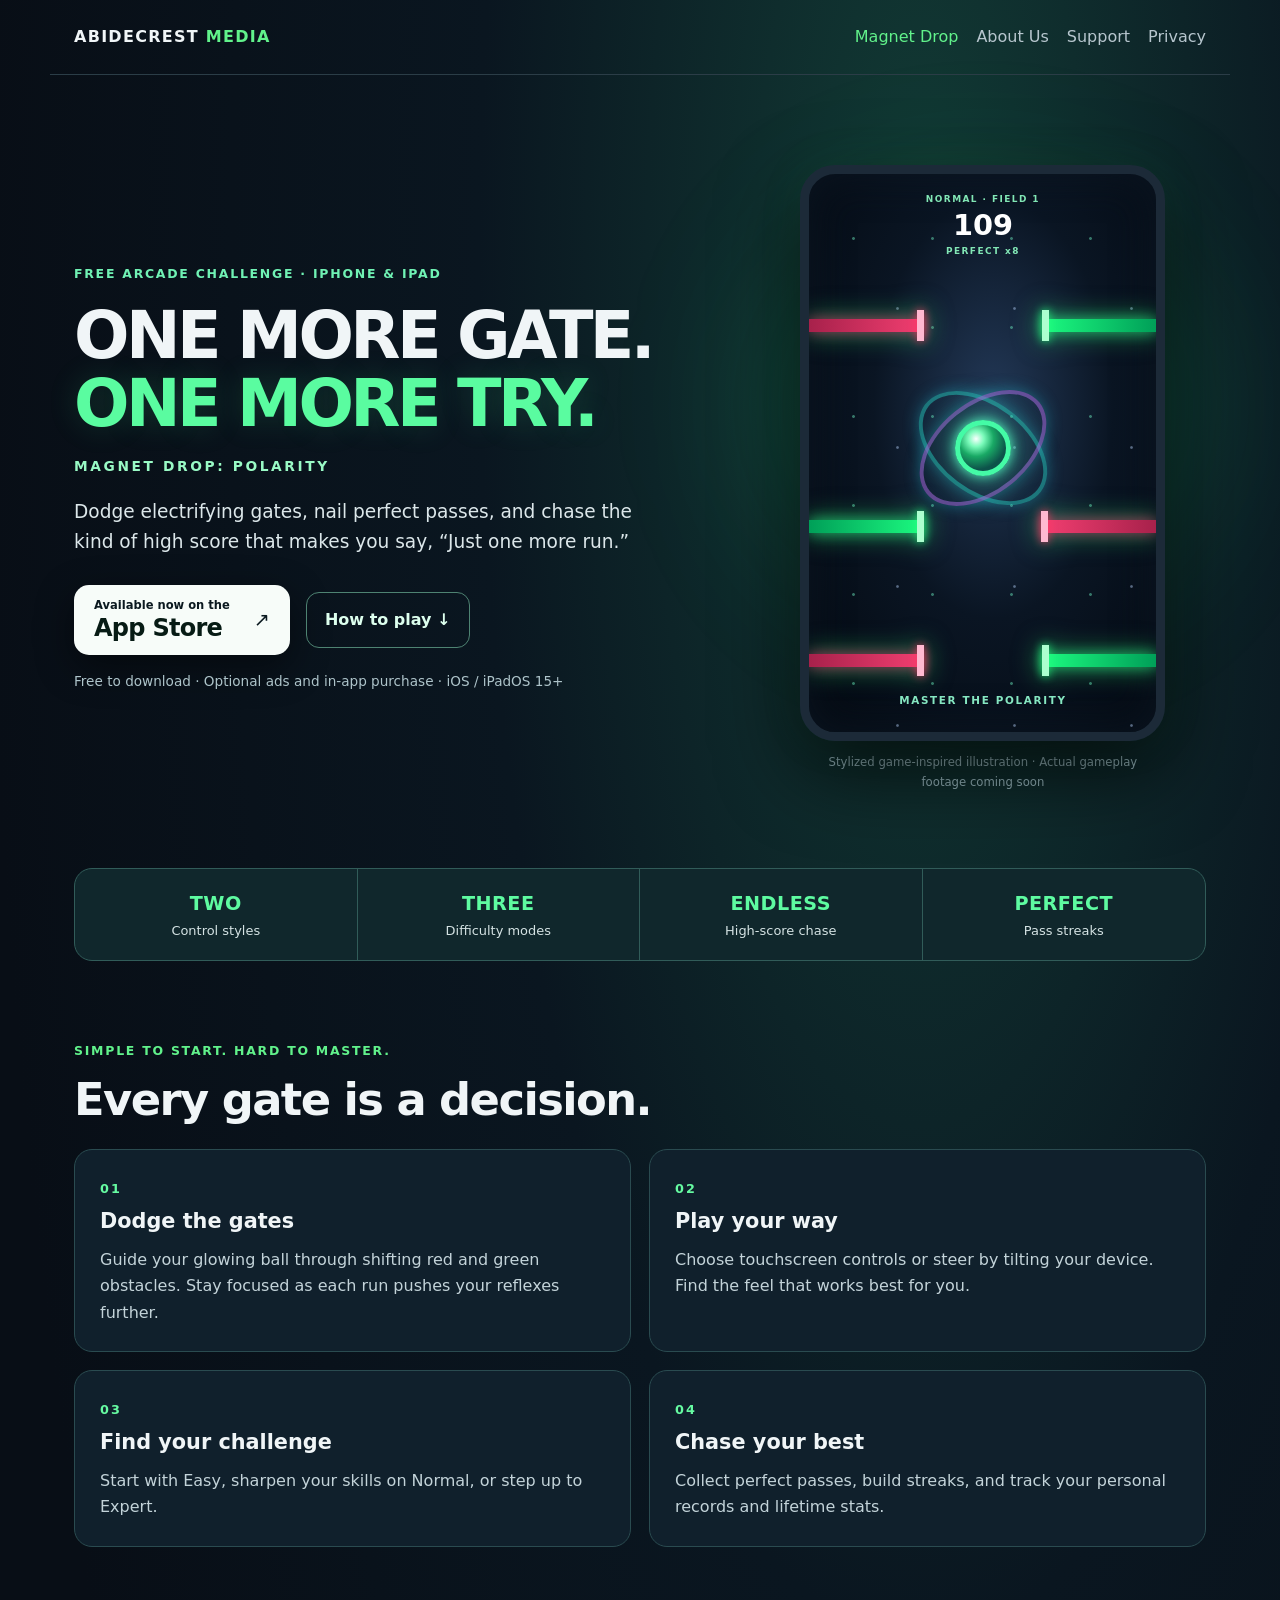
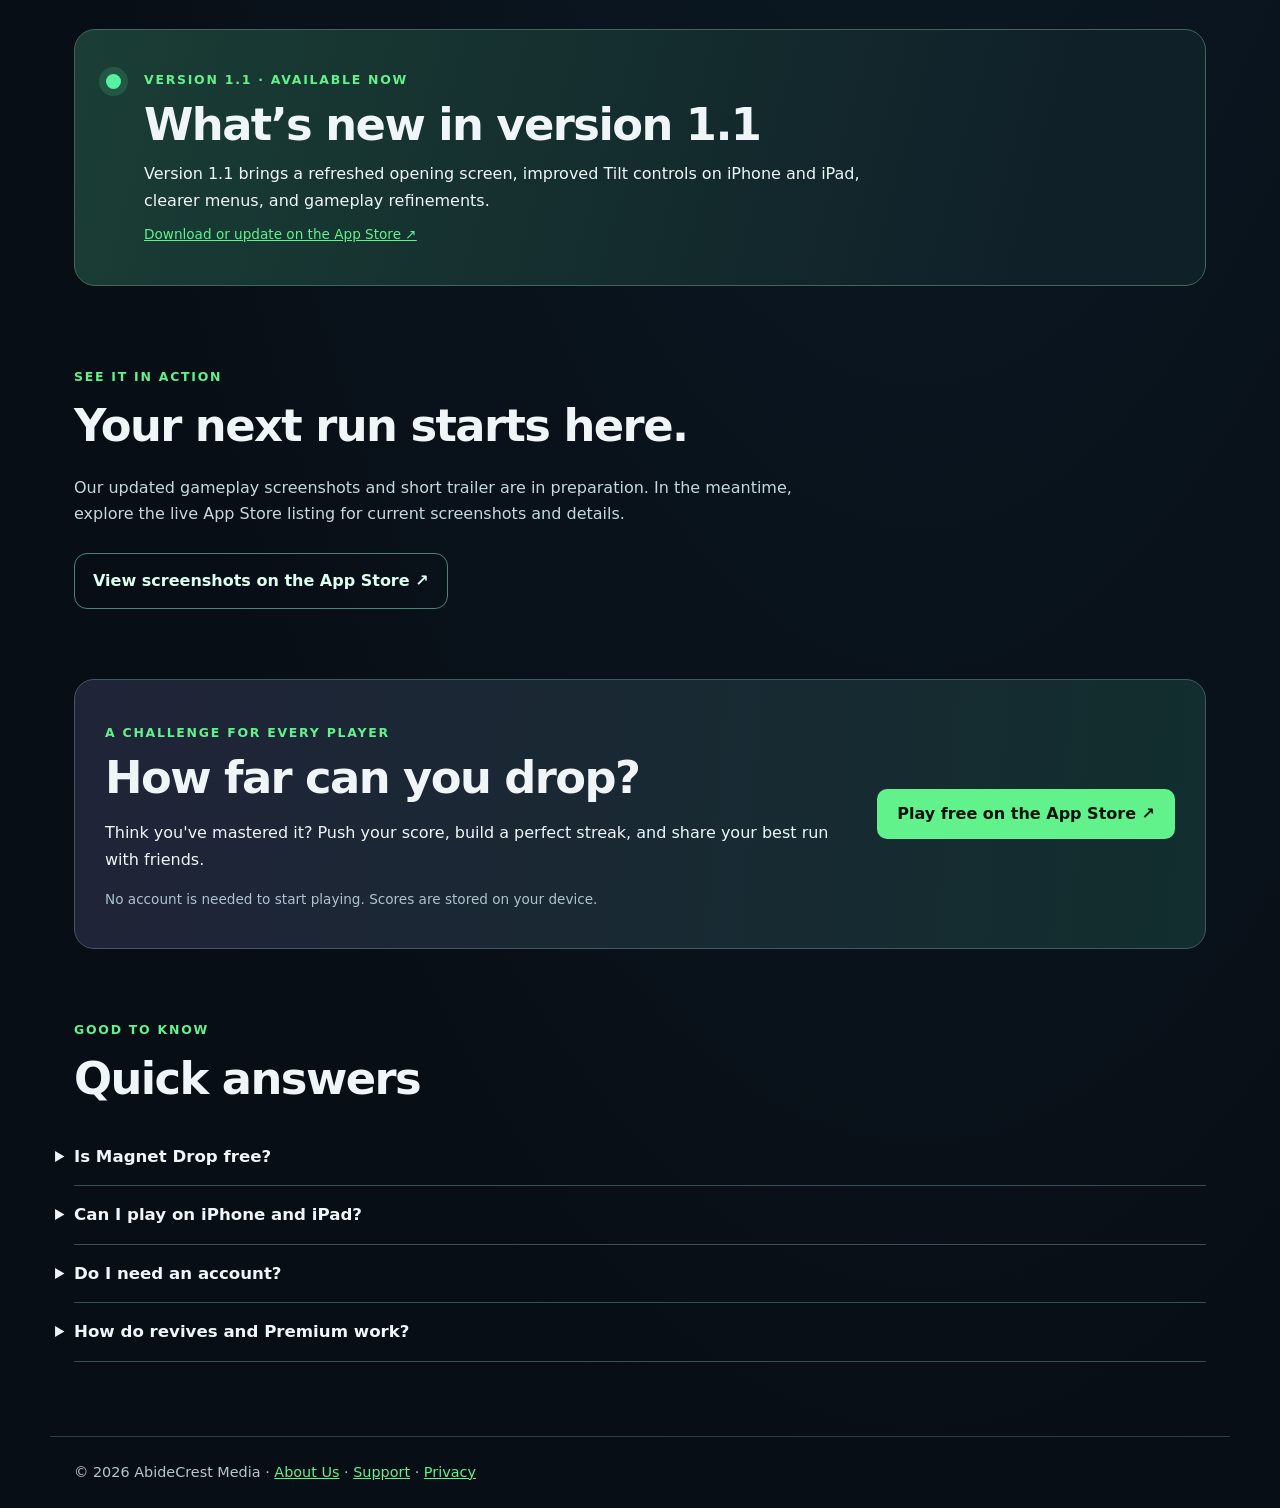
<file: magnet-drop/index.html>
<!doctype html>
<html lang="en">
<head>
<meta charset="utf-8">
<meta name="viewport" content="width=device-width,initial-scale=1">
<meta name="description" content="Magnet Drop: Polarity is a free neon arcade challenge for iPhone and iPad. Dodge magnetic gates, master Touch or Tilt controls, and chase your highest score.">
<meta property="og:type" content="website">
<meta property="og:title" content="Magnet Drop: Polarity | One More Gate. One More Try.">
<meta property="og:description" content="Dodge electrifying gates, build perfect streaks, and chase your high score. Free on iPhone and iPad.">
<meta property="og:url" content="https://www.abidecrest.com/magnet-drop/">
<meta name="twitter:card" content="summary">
<meta name="theme-color" content="#07121d">
<link rel="canonical" href="https://www.abidecrest.com/magnet-drop/">
<link rel="stylesheet" href="../assets/site.css">
<link rel="stylesheet" href="../assets/magnet-drop.css">
<title>Magnet Drop: Polarity — Free iPhone &amp; iPad Game | AbideCrest Media</title>
</head>
<body class="magnet-page">
<header class="site-header"><a class="brand" href="../">ABIDECREST <span>MEDIA</span></a><nav aria-label="Main navigation"><a href="./" aria-current="page">Magnet Drop</a><a href="../about/">About Us</a><a href="support/">Support</a><a href="../privacy/">Privacy</a></nav></header>
<main>
  <section class="magnet-hero" aria-labelledby="magnet-heading">
    <div class="magnet-copy">
      <p class="eyebrow">Free arcade challenge · iPhone &amp; iPad</p>
      <h1 id="magnet-heading">ONE MORE GATE.<br><em>ONE MORE TRY.</em></h1>
      <p class="magnet-tagline">MAGNET DROP: POLARITY</p>
      <p class="lead">Dodge electrifying gates, nail perfect passes, and chase the kind of high score that makes you say, “Just one more run.”</p>
      <div class="magnet-actions"><a class="magnet-download" href="https://apps.apple.com/us/app/magnet-drop-polarity/id6822039961" aria-label="Get Magnet Drop Polarity free on the Apple App Store"><span><small>Available now on the</small><strong>App Store</strong></span><span class="external-icon" aria-hidden="true">↗</span></a><a class="magnet-secondary" href="#how-to-play">How to play ↓</a></div>
      <p class="magnet-small">Free to download · Optional ads and in-app purchase · iOS / iPadOS 15+</p>
    </div>
    <div class="magnet-visual" aria-label="Decorative illustration inspired by Magnet Drop's red and green gate gameplay" role="img">
      <div class="visual-halo"></div><div class="magnet-field">
        <div class="field-stars" aria-hidden="true"></div>
        <div class="hud"><span>NORMAL · FIELD 1</span><strong>109</strong><span>PERFECT x8</span></div>
        <div class="gate gate-one"><span class="red"></span><span class="green"></span></div>
        <div class="gate gate-two"><span class="red"></span><span class="green"></span></div>
        <div class="gate gate-three"><span class="red"></span><span class="green"></span></div>
        <div class="orbit orbit-one"></div><div class="orbit orbit-two"></div><div class="magnet-ball"></div>
        <div class="field-footer">MASTER THE POLARITY</div>
      </div>
      <p class="visual-note">Stylized game-inspired illustration · Actual gameplay footage coming soon</p>
    </div>
  </section>
  <section class="challenge-strip" aria-label="Game highlights"><div><strong>TWO</strong><span>Control styles</span></div><div><strong>THREE</strong><span>Difficulty modes</span></div><div><strong>ENDLESS</strong><span>High-score chase</span></div><div><strong>PERFECT</strong><span>Pass streaks</span></div></section>
  <section class="magnet-section" id="how-to-play" aria-labelledby="play-heading">
    <p class="eyebrow">Simple to start. Hard to master.</p><h2 id="play-heading">Every gate is a decision.</h2>
    <div class="feature-grid">
      <article class="feature-card"><span class="feature-index">01</span><h3>Dodge the gates</h3><p>Guide your glowing ball through shifting red and green obstacles. Stay focused as each run pushes your reflexes further.</p></article>
      <article class="feature-card"><span class="feature-index">02</span><h3>Play your way</h3><p>Choose touchscreen controls or steer by tilting your device. Find the feel that works best for you.</p></article>
      <article class="feature-card"><span class="feature-index">03</span><h3>Find your challenge</h3><p>Start with Easy, sharpen your skills on Normal, or step up to Expert.</p></article>
      <article class="feature-card"><span class="feature-index">04</span><h3>Chase your best</h3><p>Collect perfect passes, build streaks, and track your personal records and lifetime stats.</p></article>
    </div>
  </section>
  <section class="update-banner" aria-labelledby="update-heading"><span class="update-dot" aria-hidden="true"></span><div><p class="eyebrow">Version 1.1 · Available now</p><h2 id="update-heading">What’s new in version 1.1</h2><p>Version 1.1 brings a refreshed opening screen, improved Tilt controls on iPhone and iPad, clearer menus, and gameplay refinements.</p><p class="magnet-small"><a href="https://apps.apple.com/us/app/magnet-drop-polarity/id6822039961">Download or update on the App Store ↗</a></p></div></section>
  <section class="magnet-section" aria-labelledby="screens-heading"><p class="eyebrow">See it in action</p><h2 id="screens-heading">Your next run starts here.</h2><p class="section-lead">Our updated gameplay screenshots and short trailer are in preparation. In the meantime, explore the live App Store listing for current screenshots and details.</p><a class="magnet-secondary" href="https://apps.apple.com/us/app/magnet-drop-polarity/id6822039961">View screenshots on the App Store ↗</a></section>
  <section class="score-challenge" aria-labelledby="score-heading"><div><p class="eyebrow">A challenge for every player</p><h2 id="score-heading">How far can you drop?</h2><p>Think you've mastered it? Push your score, build a perfect streak, and share your best run with friends.</p><p class="magnet-small">No account is needed to start playing. Scores are stored on your device.</p></div><a class="button" href="https://apps.apple.com/us/app/magnet-drop-polarity/id6822039961">Play free on the App Store ↗</a></section>
  <section class="magnet-section faq-section" aria-labelledby="faq-heading"><p class="eyebrow">Good to know</p><h2 id="faq-heading">Quick answers</h2><details><summary>Is Magnet Drop free?</summary><p>Yes. Magnet Drop: Polarity is free to download. The game includes optional advertising and a Premium in-app purchase.</p></details><details><summary>Can I play on iPhone and iPad?</summary><p>Yes. Magnet Drop: Polarity is available for supported iPhone and iPad devices running iOS or iPadOS 15 or later.</p></details><details><summary>Do I need an account?</summary><p>No account is needed to play. Gameplay statistics are stored locally on your device; they do not currently sync between devices.</p></details><details><summary>How do revives and Premium work?</summary><p>Optional rewarded ads can provide revives when available. Premium provides two ad-free Second Chances per UTC day. The game allows up to five revives per run in total, including ad-free revives. Learn more on the <a href="support/">support page</a>.</p></details></section>
</main>
<footer>© 2026 AbideCrest Media · <a href="../about/">About Us</a> · <a href="support/">Support</a> · <a href="../privacy/">Privacy</a></footer>
<!-- Cloudflare Web Analytics --><script type='module' src='https://static.cloudflareinsights.com/beacon.min.js' data-cf-beacon='{"token": "cf53d17fe27e4d12bf6e0ae3ed3b5f63"}'></script><!-- End Cloudflare Web Analytics -->
</body>
</html>
</file>
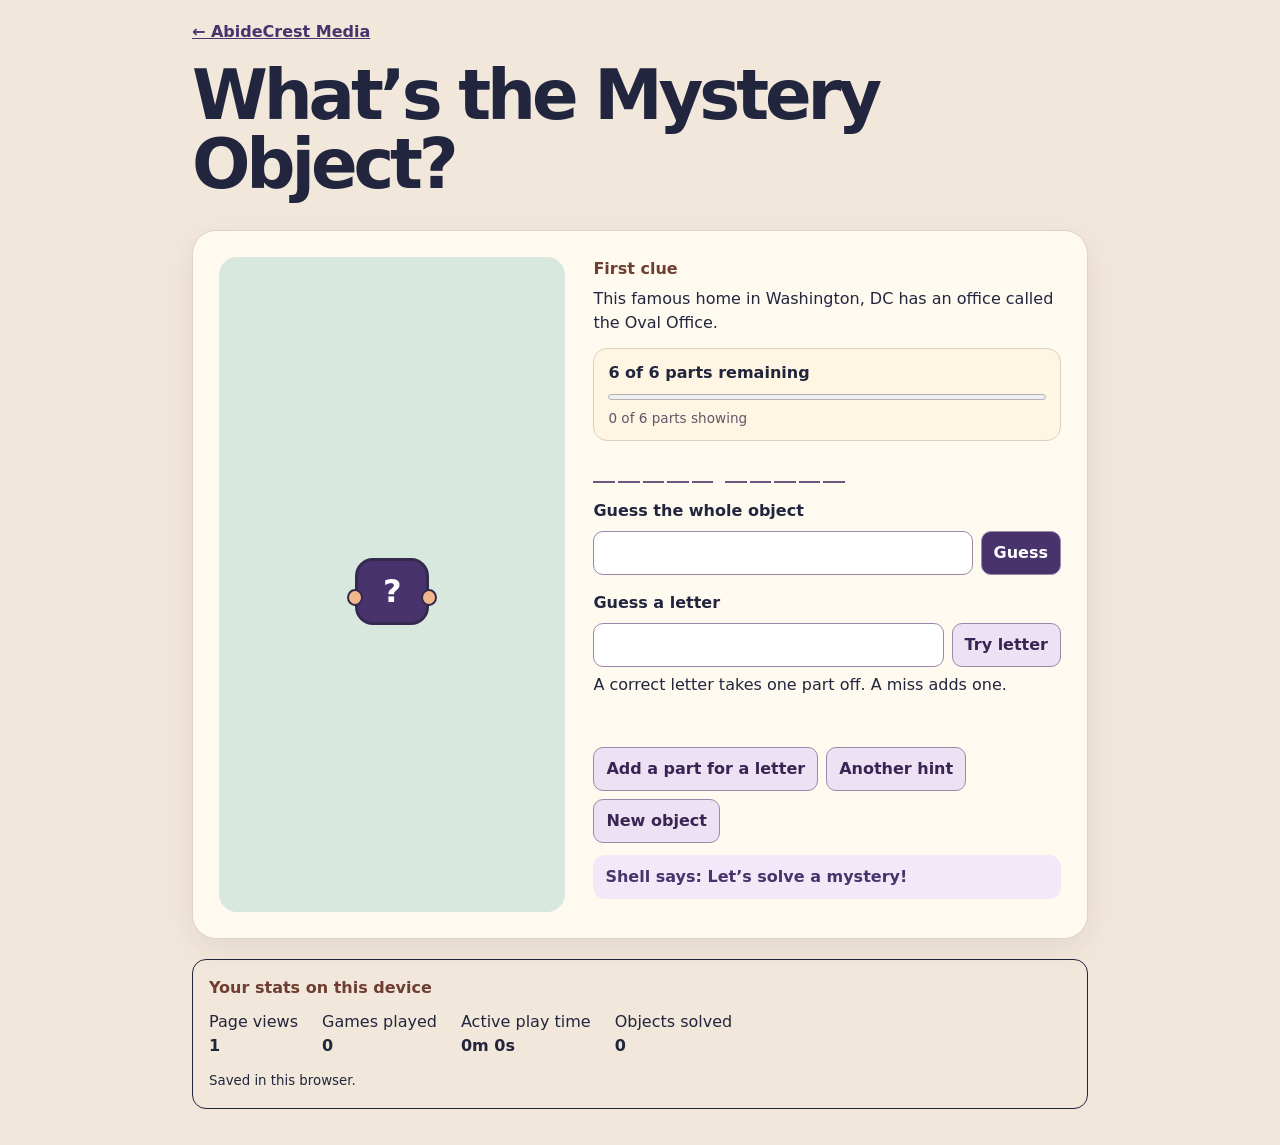
<file: mystery-object/index.html>
<!doctype html>
<html lang="en">
<head>
<meta charset="utf-8">
<meta name="viewport" content="width=device-width, initial-scale=1">
<title>What’s the Mystery Object? | Word Guessing Game</title><meta name="description" content="Use clues, guess letters, and solve the hidden word in this free browser puzzle."><link rel="canonical" href="https://www.abidecrest.com/mystery-object/"><script type="application/ld+json">{"@context":"https://schema.org","@type":"VideoGame","name":"What’s the Mystery Object?","genre":"Word Guessing Game","url":"https://www.abidecrest.com/mystery-object/","description":"Use clues, guess letters, and solve the hidden word in this free browser puzzle.","gamePlatform":"Web browser","applicationCategory":"Game","isAccessibleForFree":true}</script>
<style>
*{box-sizing:border-box}
:root{color-scheme:light;--ink:#22253e;--paper:#fffaf0;--purple:#48336d;--border:#dfd3c4}
body{margin:0;background:#f1e7da;color:var(--ink);font:16px/1.5 system-ui,sans-serif}
main{width:min(100% - 28px,56rem);margin:auto;padding:20px 0 36px}
a{color:#48336d;font-weight:700}
h1{font-size:clamp(2.4rem,8vw,4.3rem);line-height:1;margin:.25em 0 .45em;letter-spacing:-.06em}
h2{font-size:1rem;margin:0;color:#6d3e31}
p{margin:.4em 0 .8em}
.game{display:grid;grid-template-columns:minmax(0,1fr) minmax(0,1.35fr);gap:clamp(14px,3vw,28px);padding:clamp(14px,3vw,26px);border:1px solid var(--border);border-radius:24px;background:var(--paper);box-shadow:0 10px 30px #422e1c13}
.scene{position:relative;min-height:230px;border-radius:18px;background:#d9e8df;overflow:hidden;display:grid;place-items:center}
.figure{position:relative;width:170px;height:205px}
.part,.mystery,.hand{position:absolute}
.part{background:#50456f;border:3px solid #34294f;border-radius:99px}
.part[hidden], [hidden]{display:none!important}
.head{width:54px;height:53px;left:58px;top:4px;background:#f1b78a}
.head::after{content:"";position:absolute;width:4px;height:4px;left:14px;top:18px;border-radius:50%;background:#34294f;box-shadow:15px 0 #34294f}
.torso{width:56px;height:73px;left:57px;top:54px;background:#c58ce4}
.arm{width:15px;height:57px;top:57px;background:#f1b78a}
.left-arm{left:47px;transform:rotate(24deg)}
.right-arm{right:47px;transform:rotate(-24deg)}
.leg{width:19px;height:62px;top:116px}
.left-leg{left:62px;transform:rotate(12deg)}
.right-leg{right:62px;transform:rotate(-12deg)}
.mystery{width:74px;height:67px;top:76px;left:48px;display:grid;place-items:center;background:#48336d;color:white;border:3px solid #34294f;border-radius:18px;font-size:2rem;font-weight:900;z-index:1}
.mystery.revealed{background:#fff2bd}
.hand{width:16px;height:17px;top:107px;border-radius:50%;background:#f1b78a;border:2px solid #34294f;z-index:2}
.hand.left{left:40px}.hand.right{right:40px}
.word{display:flex;gap:8px 12px;flex-wrap:wrap;margin:12px 0 16px}
.word-group{display:inline-flex;gap:3px}
.letter{display:inline-grid;place-items:center;min-width:1.25ch;height:1.2em;border-bottom:2px solid #6d577e;font-size:clamp(1rem,4vw,1.55rem);font-weight:800}
.actions,form{display:flex;flex-wrap:wrap;gap:8px;align-items:center}
label{display:block;width:100%;font-weight:700}
button,input{min-height:44px;border-radius:10px;border:1px solid #9b87a8;font:inherit;padding:8px 12px}
input{background:#fff;color:var(--ink);min-width:0;flex:1 1 125px}
button{cursor:pointer;background:#ede2f4;color:#392453;font-weight:750}
button.primary{background:var(--purple);color:white}
button:disabled{opacity:.55;cursor:default}
:focus-visible{outline:3px solid #1b7669;outline-offset:3px}
#status{min-height:1.5em;font-weight:750;margin-top:12px}
.progress-card{margin:12px 0;padding:12px 14px;border:1px solid #ded0bf;background:#fff5e3;border-radius:14px}.progress-card p{margin:0 0 6px;font-weight:800}.progress-card progress{width:100%;height:12px;accent-color:#6950a0;display:block}.progress-caption{font-size:.85rem;color:#665568;margin-top:5px}.round-result{padding:16px;margin:12px 0;background:#fff0d6;border:2px solid #d7a55e;border-radius:16px}.round-result.win{background:#e4f5e6;border-color:#75a57b}.round-result h2{font-size:1.35rem;color:var(--ink)}.round-result .answer{font-size:clamp(1.4rem,5vw,2rem);font-weight:900;color:#48336d;overflow-wrap:anywhere;margin:6px 0}.round-result p{margin:6px 0}.encouragement{padding:10px 12px;background:#f2e9f8;border-radius:12px;color:#48336d;font-weight:700;margin-top:12px}.mystery.revealed{font-size:2.65rem}#hint{background:#f5e7d9;padding:8px 10px;border-radius:10px}
@media(max-width:650px){.game{grid-template-columns:1fr}.scene{min-height:205px}}
</style>
<script src="objects.js" defer></script>
<script src="game.js?v=play-stats-1" defer></script>
</head>
<body>
<main>
<a href="../">← AbideCrest Media</a>
<h1>What’s the Mystery Object?</h1>
<section class="game" aria-label="Object guessing game">
  <div class="scene" aria-label="Character holding a hidden object" role="img" id="scene">
    <div class="figure" aria-hidden="true">
      <div class="part left-leg leg" hidden></div><div class="part right-leg leg" hidden></div>
      <div class="part torso" hidden></div><div class="part head" hidden></div>
      <div class="part left-arm arm" hidden></div><div class="part right-arm arm" hidden></div>
      <div class="mystery" id="object">?</div><div class="hand left"></div><div class="hand right"></div>
    </div>
  </div>
  <div>
    <h2>First clue</h2>
    <p id="clue"></p>
    <p id="hint" hidden></p>
    <div class="progress-card"><p id="parts-count" role="status"></p><progress id="parts-progress" max="6" value="0" aria-label="Character parts revealed"></progress><div id="progress-caption" class="progress-caption"></div></div><div id="word" class="word" role="img"></div>
    <form id="guess-form">
      <label for="guess">Guess the whole object</label>
      <input id="guess" type="text" autocomplete="off" spellcheck="false" maxlength="70" required>
      <button class="primary" id="submit" type="submit">Guess</button>
    </form>
    <form id="letter-form" style="margin-top:1rem">
      <label for="letter-guess">Guess a letter</label>
      <input id="letter-guess" maxlength="1" pattern="[A-Za-z]" autocomplete="off" autocapitalize="characters" required>
      <button id="try-letter">Try letter</button>
    </form>
    <p>A correct letter takes one part off. A miss adds one.</p>
    <p id="tried"></p>
    <p id="status" role="status"></p><section id="round-result" class="round-result" aria-live="polite" hidden><h2 id="result-title"></h2><p>The mystery object was:</p><p class="answer" id="result-answer"></p><p id="result-detail"></p></section>
    <div class="actions">
      <button id="part" type="button">Add a part for a letter</button>
      <button id="clue-button" type="button">Another hint</button>
      <button id="new" type="button">New object</button>
    </div>
    <p class="encouragement" id="encouragement">Shell says: Let’s solve a mystery!</p>
  </div>
</section>
<noscript><p>Enable JavaScript to play.</p></noscript>
<section data-play-stats="mystery-object" style="margin:20px 0 0;padding:16px;border:1px solid currentColor;border-radius:14px"><h2>Your stats on this device</h2><dl style="display:flex;gap:12px 24px;flex-wrap:wrap;margin:10px 0"><div><dt>Page views</dt><dd data-stat="views" style="margin:0;font-weight:bold">0</dd></div><div><dt>Games played</dt><dd data-stat="games" style="margin:0;font-weight:bold">0</dd></div><div><dt>Active play time</dt><dd data-stat="time" style="margin:0;font-weight:bold">0</dd></div><div><dt>Objects solved</dt><dd data-stat="solved" style="margin:0;font-weight:bold">0</dd></div></dl><small>Saved in this browser.</small></section></main><script>const localPlay = (() => {
  const panel = document.querySelector('[data-play-stats]');
  const key = 'abidecrest.play.v1.' + panel.dataset.playStats;
  const fields = [...panel.querySelectorAll('[data-stat]')];
  let totals = {}, started = false, last = null, expiry = 0, persistent = true;
  function update(field, value, best = false) {
    if (persistent) {
      try { totals = JSON.parse(localStorage.getItem(key)) || {}; }
      catch { persistent = false; }
    }
    const previous = Number(totals[field]) || 0;
    totals[field] = best ? Math.max(previous, value) : previous + value;
    if (persistent) {
      try { localStorage.setItem(key, JSON.stringify(totals)); }
      catch { persistent = false; }
    }
    for (const item of fields) {
      const n = Number(totals[item.dataset.stat]) || 0;
      item.textContent = item.dataset.stat === 'time' ? Math.floor(n/60000)+'m '+Math.floor(n/1000)%60+'s' : n.toLocaleString();
    }
    if (!persistent) panel.querySelector('small').textContent = 'Stats for this visit only.';
  }
  function flush() {
    if (last === null) return;
    const now = performance.now();
    const elapsed = Math.max(0, Math.min(expiry, now) - last);
    last = now >= expiry ? null : now;
    if (elapsed) update('time', elapsed);
  }
  function pause() { flush(); last = null; }
  function action() {
    if (document.hidden) return;
    if (!started) { started = true; update('games', 1); }
    const now = performance.now();
    if (last !== null && now >= expiry) flush();
    if (last === null) last = now;
    expiry = now + 60000;
  }
  document.addEventListener('visibilitychange', () => { if (document.hidden) pause(); });
  window.addEventListener('pagehide', pause);
  setInterval(flush, 5000);
  update('views', 1);
  return {action, pause, reset(){pause(); started=false;}, update};
})();</script>
<!-- Cloudflare Web Analytics --><script type='module' src='https://static.cloudflareinsights.com/beacon.min.js' data-cf-beacon='{"token": "cf53d17fe27e4d12bf6e0ae3ed3b5f63"}'></script><!-- End Cloudflare Web Analytics -->
</body>
</html>
</file>
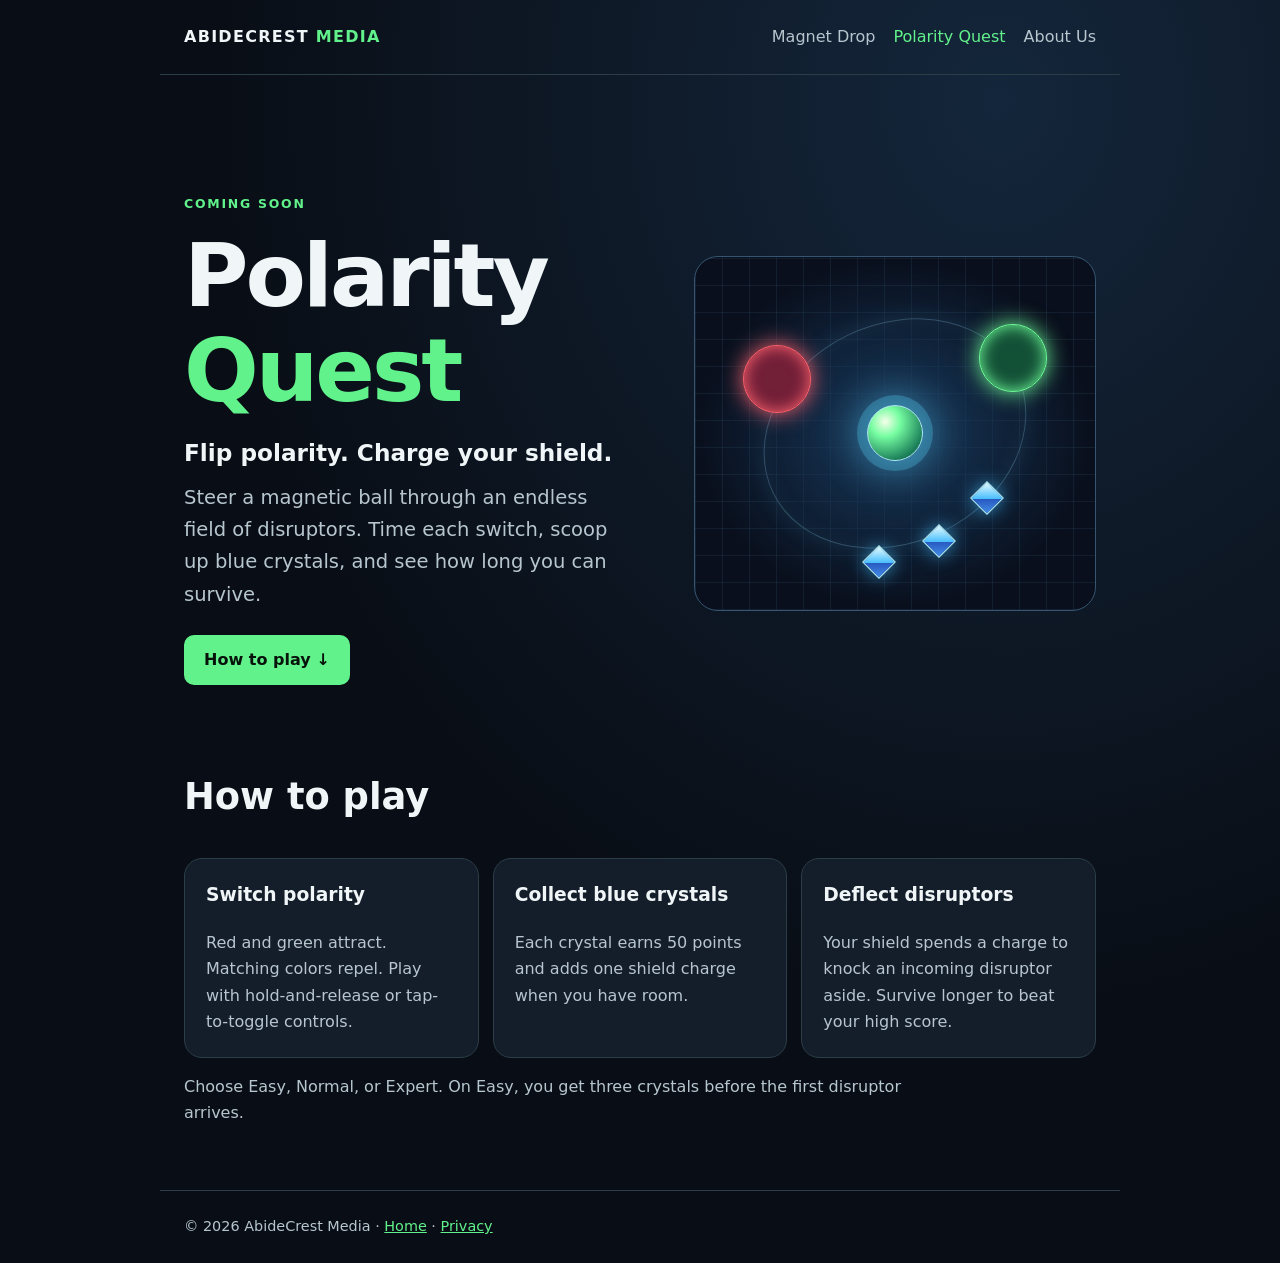
<file: polarity-quest/index.html>
<!doctype html>
<html lang="en">
<head>
  <meta charset="utf-8">
  <meta name="viewport" content="width=device-width, initial-scale=1">
  <title>Polarity Quest | Coming Soon · AbideCrest Media</title>
  <meta name="description" content="Polarity Quest is an upcoming endless magnetic arcade game. Flip polarity, collect blue crystals, and deflect disruptors as you chase your high score.">
  <meta property="og:title" content="Polarity Quest | Coming Soon">
  <meta property="og:description" content="Flip polarity, charge your shield, and see how long you can survive.">
  <meta property="og:type" content="website">
  <meta property="og:url" content="https://www.abidecrest.com/polarity-quest/">
  <meta name="theme-color" content="#090e16">
  <link rel="canonical" href="https://www.abidecrest.com/polarity-quest/">
  <link rel="stylesheet" href="../assets/site.css">
  <link rel="stylesheet" href="../assets/polarity-quest.css">
</head>
<body class="quest-page">
  <header>
    <a class="brand" href="../">ABIDECREST <span>MEDIA</span></a>
    <nav aria-label="Main navigation">
      <a href="../magnet-drop/">Magnet Drop</a>
      <a href="./" aria-current="page">Polarity Quest</a>
      <a href="../about/">About Us</a>
    </nav>
  </header>
  <main>
    <section class="quest-hero" aria-labelledby="quest-title">
      <div>
        <p class="eyebrow">Coming soon</p>
        <h1 id="quest-title">Polarity <em>Quest</em></h1>
        <p class="quest-hook">Flip polarity. Charge your shield.</p>
        <p class="lead">Steer a magnetic ball through an endless field of disruptors. Time each switch, scoop up blue crystals, and see how long you can survive.</p>
        <a class="button" href="#how-to-play">How to play ↓</a>
      </div>
      <div class="quest-field" aria-hidden="true">
        <span class="quest-orbit"></span>
        <span class="quest-pole quest-red"></span>
        <span class="quest-pole quest-green"></span>
        <span class="quest-player"></span>
        <span class="quest-crystal quest-crystal-one"></span>
        <span class="quest-crystal quest-crystal-two"></span>
        <span class="quest-crystal quest-crystal-three"></span>
      </div>
    </section>
    <section class="quest-play" id="how-to-play" aria-labelledby="play-title">
      <h2 id="play-title">How to play</h2>
      <div class="quest-features">
        <article class="card"><h3>Switch polarity</h3><p>Red and green attract. Matching colors repel. Play with hold-and-release or tap-to-toggle controls.</p></article>
        <article class="card"><h3>Collect blue crystals</h3><p>Each crystal earns 50 points and adds one shield charge when you have room.</p></article>
        <article class="card"><h3>Deflect disruptors</h3><p>Your shield spends a charge to knock an incoming disruptor aside. Survive longer to beat your high score.</p></article>
      </div>
      <p class="muted">Choose Easy, Normal, or Expert. On Easy, you get three crystals before the first disruptor arrives.</p>
    </section>
  </main>
  <footer>© 2026 AbideCrest Media · <a href="../">Home</a> · <a href="../privacy/">Privacy</a></footer>
<!-- Cloudflare Web Analytics --><script type='module' src='https://static.cloudflareinsights.com/beacon.min.js' data-cf-beacon='{"token": "cf53d17fe27e4d12bf6e0ae3ed3b5f63"}'></script><!-- End Cloudflare Web Analytics -->
</body>
</html>
</file>
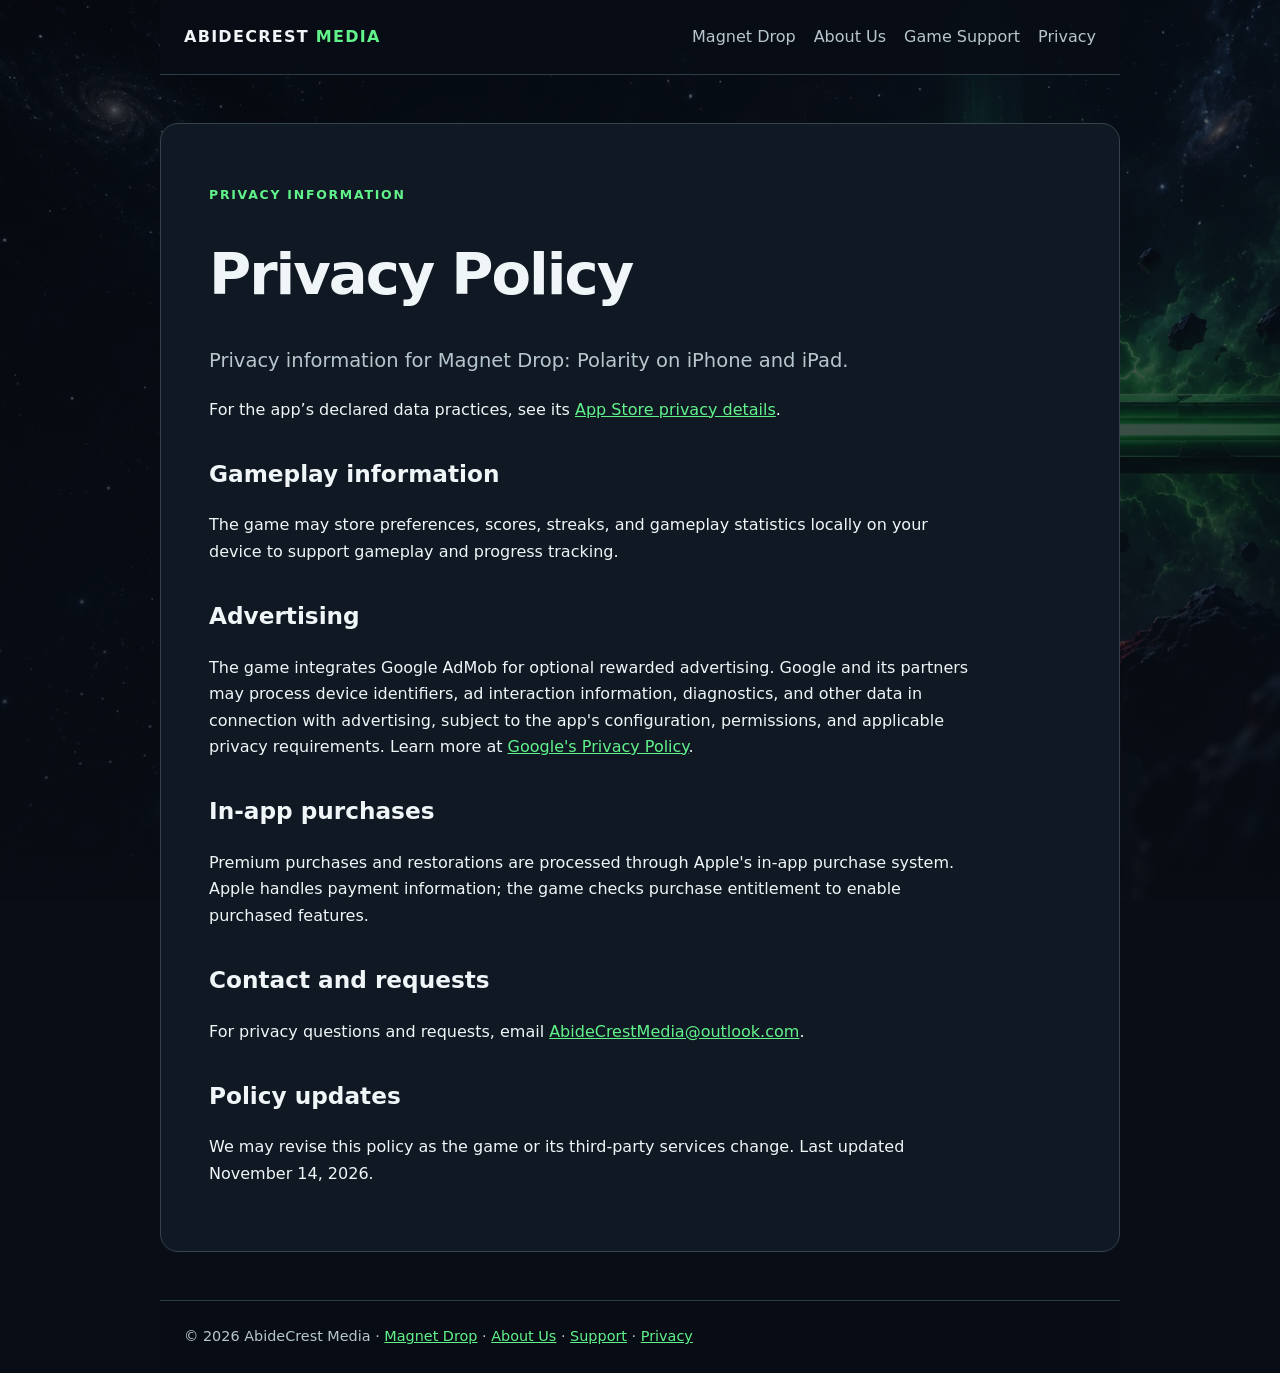
<file: privacy/index.html>
<!doctype html><html lang="en"><head><meta charset="utf-8"><meta name="viewport" content="width=device-width,initial-scale=1"><meta name="description" content="Privacy information for AbideCrest Media and Magnet Drop: Polarity."><title>Privacy Policy | AbideCrest Media</title><link rel="stylesheet" href="../assets/site.css"><style>
body{background:#090e16;isolation:isolate}
body::before{content:"";position:fixed;inset:0;z-index:-1;background:linear-gradient(rgba(9,14,22,.62),rgba(9,14,22,.85)),url("[data-uri]") center top/cover no-repeat;pointer-events:none}
header,footer{background:rgba(9,14,22,.94)}
main{background:#101923;border:1px solid #34434d;border-radius:18px;margin:48px auto;padding:clamp(24px,5vw,48px);width:calc(100% - 48px)}
main h1{font-size:clamp(2.2rem,6vw,3.6rem)}
main h2{margin-top:2rem}
@media(max-width:580px){body::before{background-position:72% top}header{background:#090e16}main{margin:32px auto;width:calc(100% - 32px)}}
</style></head><body><header><a class="brand" href="../">ABIDECREST <span>MEDIA</span></a><nav aria-label="Main navigation"><a href="../magnet-drop/">Magnet Drop</a><a href="../about/">About Us</a><a href="../magnet-drop/support/">Game Support</a><a href="../privacy/">Privacy</a></nav></header><main><p class="eyebrow">Privacy information</p><h1>Privacy Policy</h1><p class="lead">Privacy information for Magnet Drop: Polarity on iPhone and iPad.</p><p>For the app’s declared data practices, see its <a href="https://apps.apple.com/us/app/magnet-drop-polarity/id6822039961">App Store privacy details</a>.</p><h2>Gameplay information</h2><p>The game may store preferences, scores, streaks, and gameplay statistics locally on your device to support gameplay and progress tracking.</p><h2>Advertising</h2><p>The game integrates Google AdMob for optional rewarded advertising. Google and its partners may process device identifiers, ad interaction information, diagnostics, and other data in connection with advertising, subject to the app's configuration, permissions, and applicable privacy requirements. Learn more at <a href="https://policies.google.com/privacy">Google's Privacy Policy</a>.</p><h2>In-app purchases</h2><p>Premium purchases and restorations are processed through Apple's in-app purchase system. Apple handles payment information; the game checks purchase entitlement to enable purchased features.</p><h2>Contact and requests</h2><p>For privacy questions and requests, email <a href="mailto:AbideCrestMedia@outlook.com">AbideCrestMedia@outlook.com</a>.</p><h2>Policy updates</h2><p>We may revise this policy as the game or its third-party services change. Last updated November 14, 2026.</p></main><footer>© 2026 AbideCrest Media · <a href="../magnet-drop/">Magnet Drop</a> · <a href="../about/">About Us</a> · <a href="../magnet-drop/support/">Support</a> · <a href="../privacy/">Privacy</a></footer><!-- Cloudflare Web Analytics --><script type='module' src='https://static.cloudflareinsights.com/beacon.min.js' data-cf-beacon='{"token": "cf53d17fe27e4d12bf6e0ae3ed3b5f63"}'></script><!-- End Cloudflare Web Analytics -->
</body></html>
</file>
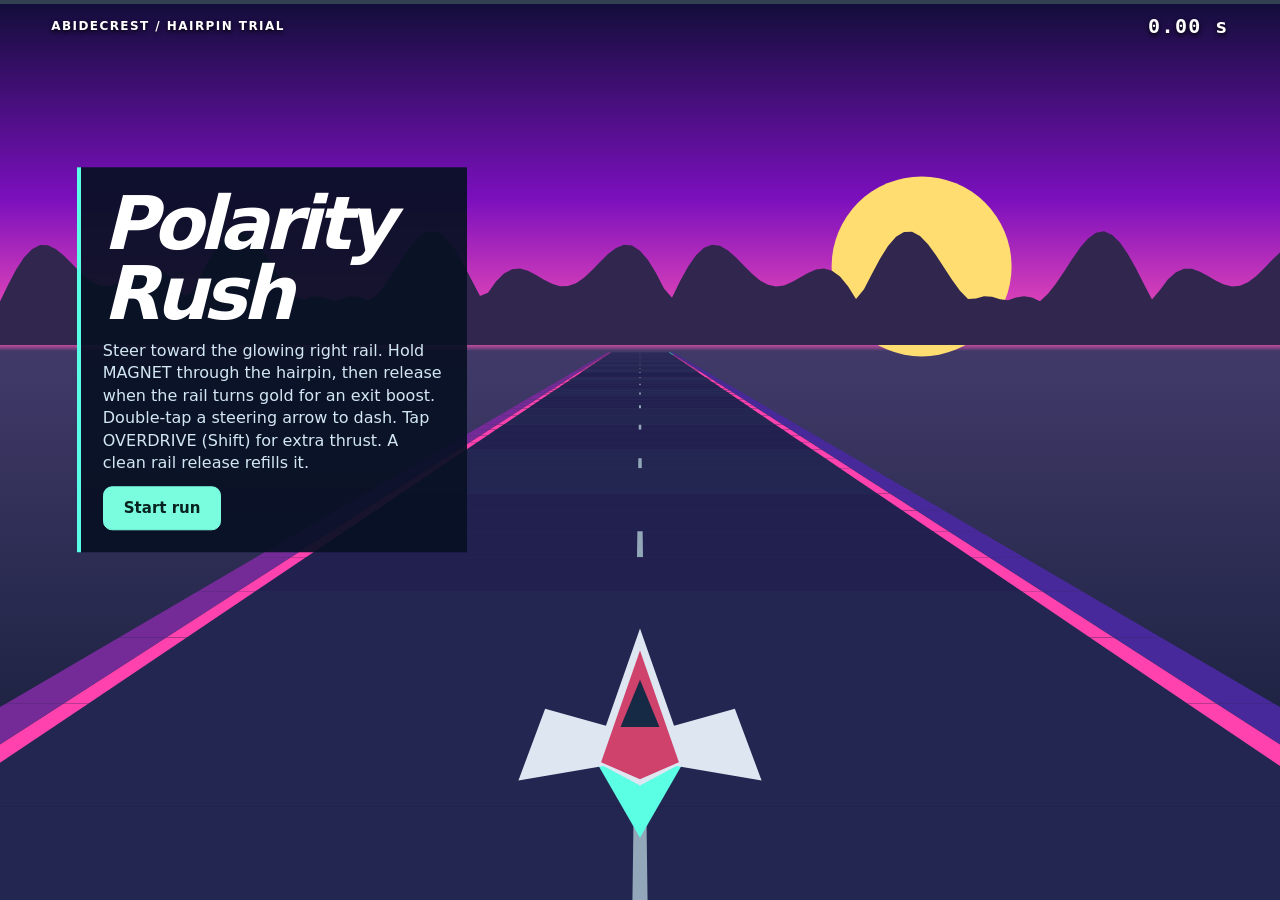
<file: games/polarity-rush/index.html>
<!doctype html>
<html lang="en"><meta charset="utf-8"><meta name="viewport" content="width=device-width,initial-scale=1,viewport-fit=cover"><title>Polarity Rush · Hairpin Trial</title>
<style>
*{box-sizing:border-box}body{margin:0;background:#080e20;color:#fff;font:16px system-ui,sans-serif}main{position:relative;height:100vh;height:100dvh;min-height:300px;overflow:hidden;isolation:isolate}canvas{position:absolute;inset:0;width:100%;height:100%;z-index:-2}header,footer{position:absolute;left:4%;right:4%;display:flex;align-items:center;justify-content:space-between;gap:12px}header{top:max(14px,env(safe-area-inset-top));text-shadow:0 2px 5px #000;font-weight:800;letter-spacing:.12em;font-size:12px}#clock{font: bold 20px monospace}.panel{position:absolute;top:40%;left:6%;transform:translateY(-50%);padding:22px;background:#081124ed;border-left:4px solid #5affe8;max-width:min(390px,88vw)}h1{font:bold italic clamp(36px,6vw,74px)/.94 system-ui;margin:0;letter-spacing:-.065em}p{line-height:1.4;color:#d3e7f3;margin:12px 0}button{font:800 15px system-ui;color:white;background:#14233c;border:1px solid #7a96ad;border-radius:9px;padding:12px 20px;touch-action:none;user-select:none;-webkit-user-select:none}button:focus-visible{outline:3px solid white}#start,#rail{background:#7afcde;color:#08231f;border-color:#7afcde}footer{bottom:max(16px,env(safe-area-inset-bottom))}#cue{position:absolute;top:18%;width:100%;text-align:center;font-weight:900;text-shadow:0 2px 6px #000}#progress{position:absolute;top:0;width:100%;height:4px;background:#334253}#bar{height:100%;background:#68ffda;width:0}[hidden]{display:none!important}button.held{filter:brightness(1.45)}@media(max-height:480px){.panel{top:49%;padding:14px}header{top:9px}footer{bottom:8px}}
#drive{background:#ff4b95;color:#200621;border-color:#ff94bd}#drive:disabled{background:#33223c;color:#cbb6cf;border-color:#67526b}@media(max-width:500px){footer button{padding:12px 9px;font-size:12px}.panel{top:46%}}</style>
<main><canvas aria-hidden="true"></canvas><div id="progress"><div id="bar"></div></div><header><span>ABIDECREST / HAIRPIN TRIAL</span><span id="clock">0.00 s</span></header><div id="cue"></div><section class="panel"><h1>Polarity Rush</h1><p id="brief">Steer toward the glowing right rail. Hold MAGNET through the hairpin, then release when the rail turns gold for an exit boost. Double-tap a steering arrow to dash. Tap OVERDRIVE (Shift) for extra thrust. A clean rail release refills it.</p><button id="start">Start run</button></section><footer hidden><div><button id="left" aria-label="Steer left">◀</button> <button id="right" aria-label="Steer right">▶</button></div><button id="drive">OVERDRIVE</button><button id="rail">MAGNET</button></footer></main>
<script>
'use strict';
const el=id=>document.getElementById(id), canvas=document.querySelector('canvas'),ctx=canvas.getContext('2d');
const panel=document.querySelector('.panel'),controls=document.querySelector('footer');
const entry=430,radius=105,exit=entry+Math.PI*radius,finish=exit+450;
let state='ready',distance=0,lane=0,speed=0,time=0,boost=0,locked=false,used=false,message='',messageUntil=0,previous=0,best=Infinity;
try{best=Number(localStorage.polarityHairpinBest)||Infinity}catch{}
const keys=new Set(),pointers=new Map();
function held(k){return keys.has(k)||[...pointers.values()].includes(k)}
let dashCooldown=0,dashLeft=0,dashDirection=0,driveLeft=0,charged=true;
const lastTap={left:-10,right:-10};
function tapSteer(id){
 if(id!=='left'&&id!=='right')return;
 if(!locked&&dashCooldown<=0&&time-lastTap[id]<.32){
  dashDirection=id==='right'?1:-1;dashLeft=.18;dashCooldown=1.3;signal('Vector dash');lastTap[id]=-10;
 }else lastTap[id]=time;
}
function charge(value){charged=value;el('drive').disabled=!value;el('drive').textContent=value?'OVERDRIVE':'DEPLETED'}
function overdrive(){if(state!=='race'||!charged)return;charge(false);driveLeft=2;signal('Overdrive')}
el('drive').onclick=overdrive;
function signal(s){message=s;messageUntil=time+1.25}
function detach(){if(!locked)return;locked=false;used=true;if(distance>=exit-65&&distance<=exit+3){boost=4;speed=85;charge(true);signal('Clean release · Boost!')}else signal('Early release')}
function reset(){state='race';dashCooldown=dashLeft=driveLeft=0;lastTap.left=lastTap.right=-10;charge(true);distance=lane=speed=time=boost=messageUntil=0;locked=used=false;keys.clear();pointers.clear();panel.hidden=true;controls.hidden=false}
function end(){state='done';controls.hidden=true;panel.hidden=false;el('cue').textContent='';let prior=best;best=Math.min(best,time);try{localStorage.polarityHairpinBest=best}catch{}
document.querySelector('h1').textContent=time.toFixed(2)+' s';el('brief').textContent=(time<prior?'Personal best. ':'')+'Best run: '+best.toFixed(2)+' s.';el('start').textContent='Race again'}
el('start').onclick=reset;
const bindings={ArrowLeft:'left',KeyA:'left',ArrowRight:'right',KeyD:'right',Space:'rail'};
function release(k){if(k==='rail'&&!held(k))detach()}
onkeydown=e=>{if(state==='race'&&e.key==='Shift'&&!e.repeat)overdrive();if(state==='race'&&bindings[e.code]){e.preventDefault();if(!e.repeat)tapSteer(bindings[e.code]);keys.add(bindings[e.code])}};
onkeyup=e=>{const k=bindings[e.code];keys.delete(k);release(k)};
for(const id of ['left','right','rail']){const b=el(id);b.onpointerdown=e=>{tapSteer(id);b.setPointerCapture(e.pointerId);pointers.set(e.pointerId,id)};b.onlostpointercapture=e=>{pointers.delete(e.pointerId);release(id)}}
onblur=()=>{keys.clear();pointers.clear();detach()};document.addEventListener('visibilitychange',()=>{previous=0});
function step(dt){time+=dt;const curve=distance>=entry&&distance<exit;
if(!used&&held('rail')&&lane>.18&&distance>entry-55&&distance<exit-65)locked=true;
if(locked){lane+=(.72-lane)*Math.min(1,dt*6);if(distance>exit+3){locked=false;used=true;signal('Late release')}}else lane+=(Number(held('right'))-Number(held('left'))-(curve?.36:0))*dt*1.32;
if(!locked&&dashLeft>0)lane+=dashDirection*2.7*Math.min(dt,dashLeft);
dashLeft=Math.max(0,dashLeft-dt);dashCooldown=Math.max(0,dashCooldown-dt);driveLeft=Math.max(0,driveLeft-dt);
const wall=Math.abs(lane)>=1;lane=Math.max(-1,Math.min(1,lane));boost=Math.max(0,boost-dt);
const target=wall?28:driveLeft?104:boost?85:locked?65:54;speed+=(target-speed)*Math.min(1,dt*(wall?5:driveLeft?4:1.1));distance+=speed*dt;
el('cue').textContent=time<messageUntil?message:locked?(distance>=exit-65?'Release now!':'Magnet locked'):wall?'Wall scrape':distance>entry-145&&distance<entry+70?'Right rail · Hold magnet':'';
el('clock').textContent=time.toFixed(2)+' s';el('bar').style.width=Math.min(100,100*distance/finish)+'%';
if(distance>=finish)end()}
function path(s){const a=Math.max(0,Math.min(Math.PI,(s-entry)/radius));return {x:radius*(1-Math.cos(a)),z:s<entry?s:s>exit?entry-(s-exit):entry+radius*Math.sin(a),a}}
function poly(points,color){ctx.fillStyle=color;ctx.beginPath();points.forEach(([x,y],i)=>i?ctx.lineTo(x,y):ctx.moveTo(x,y));ctx.closePath();ctx.fill()}
function draw(){const w=canvas.clientWidth,h=canvas.clientHeight,dpr=Math.min(devicePixelRatio,2);
if(canvas.width!==Math.round(w*dpr)||canvas.height!==Math.round(h*dpr)){canvas.width=Math.round(w*dpr);canvas.height=Math.round(h*dpr)}ctx.setTransform(dpr,0,0,dpr,0,0);
const horizon=h*.37,g=ctx.createLinearGradient(0,0,0,h);g.addColorStop(0,'#110e38');const sector=Math.min(1,distance/exit);g.addColorStop(.22,'hsl('+ (277-sector*90) +' 85% 40%)');g.addColorStop(.38,'hsl('+ (325-sector*145) +' 98% 66%)');g.addColorStop(.39,'#413a69');g.addColorStop(1,'#0c1730');ctx.fillStyle=g;ctx.fillRect(0,0,w,h);
const p=path(distance),sin=Math.sin(p.a),cos=Math.cos(p.a),f=Math.min(w*.74,h*1.25);
const sunX=w*(.72-.44*p.a/Math.PI);ctx.fillStyle='#ffdd70';ctx.beginPath();ctx.arc(sunX,horizon*.8,h*.10,0,7);ctx.fill();
let peaks=[[0,horizon+12]];for(let x=0;x<=w+8;x+=8){let a=x/w*12+p.a;peaks.push([x,horizon-h*(.035+.05*Math.abs(Math.sin(a*2)+.6*Math.sin(a*5)))])}peaks.push([w+8,horizon+12]);poly(peaks,'#30264e');
function project(s,l){const q=path(s),dx=q.x+l*Math.cos(q.a)-p.x-lane*11*cos,dz=q.z-l*Math.sin(q.a)-p.z+lane*11*sin,z=dx*sin+dz*cos+18;if(z<3)return null;return [w/2+(dx*cos-dz*sin)*f/z,horizon+9*f/z]}
for(let s=Math.floor((distance+420)/5)*5;s>distance-16;s-=5){function strip(l,r,c){let pts=[project(s,l),project(s,r),project(s-5,r),project(s-5,l)];if(pts.every(Boolean))poly(pts,c)}
strip(-15.4,-14,'#742b97');strip(14,15.4,'#48299b');strip(-14,14,Math.floor(s/20)%2?'#21204e':'#232651');strip(-14,-13.4,'#ff42ae');strip(13.3,14,s>=entry-55&&s<=exit?(s>=exit-65?'#ffd465':'#55ffdd'):'#ff42ae');if(s%25===0)strip(-.12,.12,'#92a8ba');if(Math.abs(s-finish)<3)strip(-14,14,'#e7fbff')}
const x=w/2,y=Math.min(h*.82,horizon+9*f/18),size=Math.min(w*.095,h*.14);function ship(points,color){poly(points.map(([a,b])=>[x+a*size,y+b*size]),color)}
if(dashLeft>0)ship([[-dashDirection*1.8,.28],[0,-.3],[0,.36]],'#91faff');
ship([[-.34,.23],[0,driveLeft?1.8:boost?1.28:.82],[.34,.23]],driveLeft?'#ff479e':boost?'#ffe179':'#5bffe4');ship([[-1,.35],[-.78,-.24],[-.28,-.10],[0,-.9],[.28,-.10],[.78,-.24],[1,.35],[.3,.23],[0,.39],[-.3,.23]],'#dee6f2');ship([[-.32,.20],[0,-.72],[.32,.20],[0,.34]],'#cf426b');ship([[-.16,-.09],[0,-.48],[.16,-.09]],'#162945');
for(const id of ['left','right','rail'])el(id).classList.toggle('held',held(id))}
function frame(now){if(state==='race'&&previous&&!document.hidden)step(Math.min(.05,(now-previous)/1000));previous=now;draw();requestAnimationFrame(frame)}requestAnimationFrame(frame);
</script><!-- Cloudflare Web Analytics --><script type='module' src='https://static.cloudflareinsights.com/beacon.min.js' data-cf-beacon='{"token": "cf53d17fe27e4d12bf6e0ae3ed3b5f63"}'></script><!-- End Cloudflare Web Analytics -->
</html>
</file>
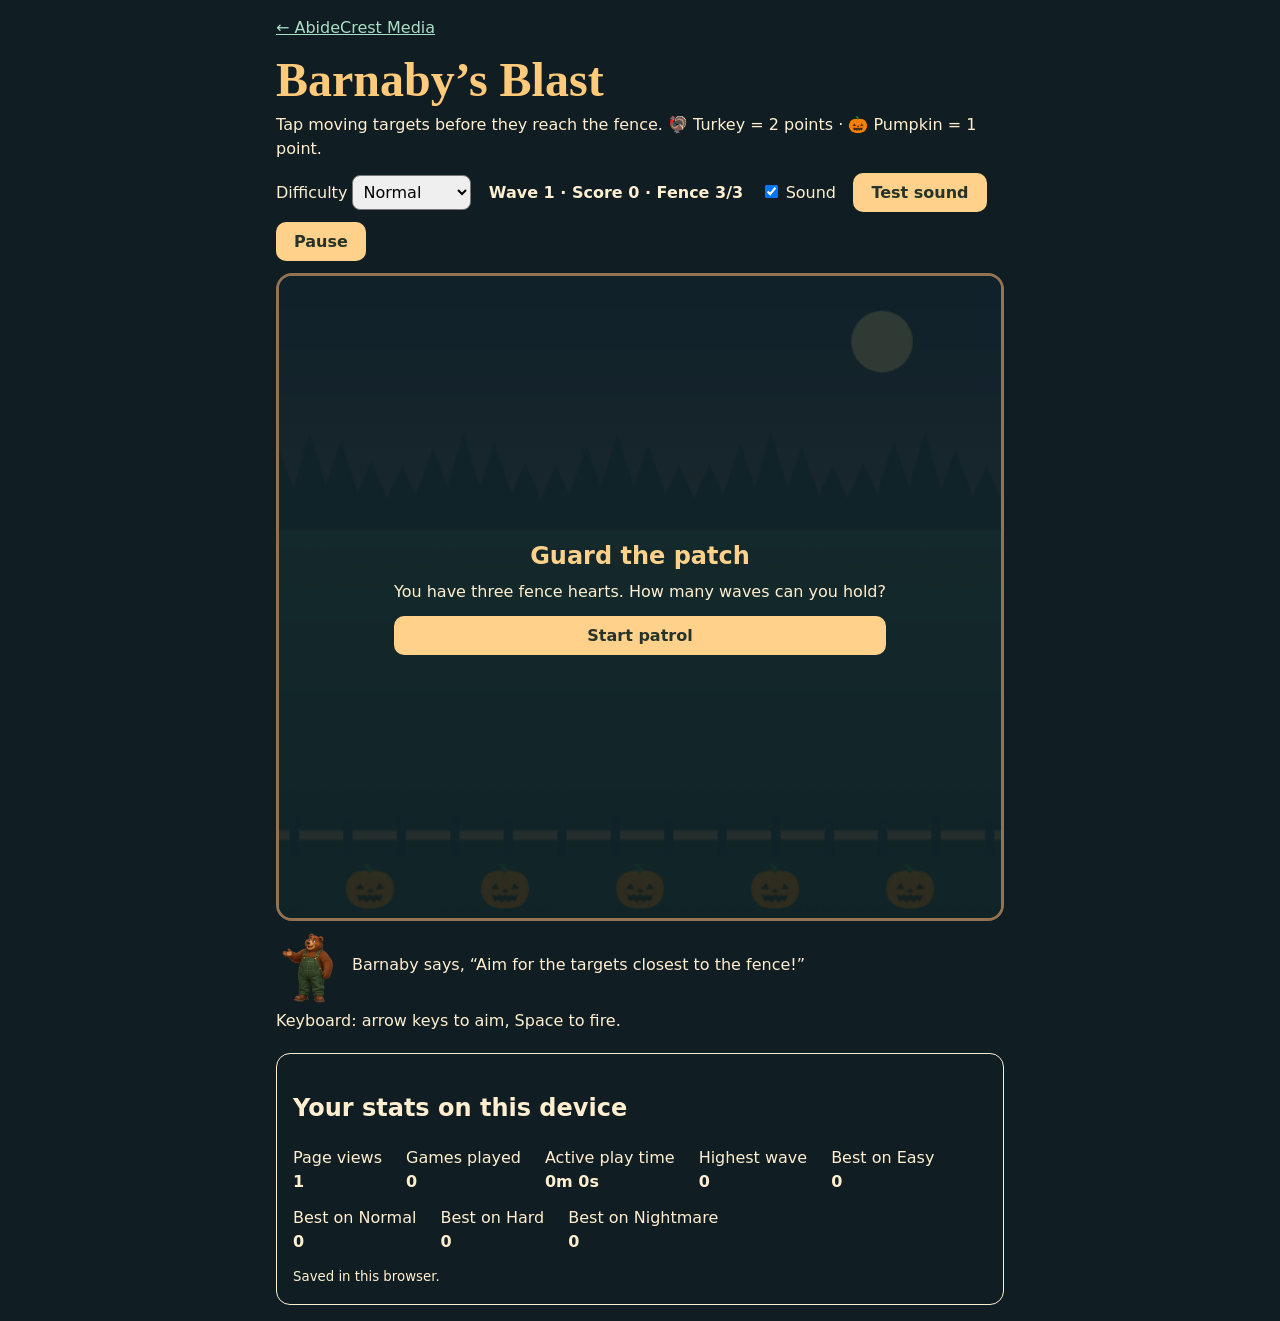
<file: games/pumpkin-patrol/index.html>
<!doctype html><html lang="en"><meta charset="utf-8"><meta name="viewport" content="width=device-width,initial-scale=1"><title>Barnaby’s Blast | Thanksgiving Arcade Game</title><meta name="description" content="Tap turkeys and pumpkins, defend the fence, and chase your best score across four difficulty levels."><link rel="canonical" href="https://www.abidecrest.com/games/pumpkin-patrol/"><script type="application/ld+json">{"@context":"https://schema.org","@type":"VideoGame","name":"Barnaby’s Blast","genre":"Thanksgiving Arcade Game","url":"https://www.abidecrest.com/games/pumpkin-patrol/","description":"Tap turkeys and pumpkins, defend the fence, and chase your best score across four difficulty levels.","gamePlatform":"Web browser","applicationCategory":"Game","isAccessibleForFree":true}</script><style>
*{box-sizing:border-box}body{margin:0;background:#101d22;color:#ffefd0;font:16px/1.5 system-ui}main{max-width:760px;margin:auto;padding:16px}a{color:#abdfc5}h1{font: bold clamp(30px,6vw,48px) Georgia;color:#ffca79;margin:12px 0 0}p{margin:6px 0 12px}.arena{position:relative;background:#193747;border:3px solid #947353;border-radius:16px;overflow:hidden}canvas{display:block;width:100%;touch-action:manipulation}button{cursor:pointer;background:#ffd18a;color:#263329;border:0;border-radius:10px;padding:10px 18px;font:700 16px system-ui}button:focus-visible,canvas:focus-visible{outline:3px solid white;outline-offset:-4px}.bar{display:flex;align-items:center;justify-content:space-between;gap:10px;margin:12px 0}.guide{display:flex;align-items:center;gap:12px;margin-top:12px}.guide img{width:64px;height:70px;object-fit:contain}.end{position:absolute;inset:0;display:grid;place-content:center;text-align:center;background:#0f2024dc;padding:18px}.end h2{margin:0;color:#ffd18a}[hidden]{display:none!important}.bar{flex-wrap:wrap}.bar select{font:inherit;padding:6px;border-radius:8px}</style><main><a href="/">← AbideCrest Media</a><h1>Barnaby’s Blast</h1><p>Tap moving targets before they reach the fence. 🦃 Turkey = 2 points · 🎃 Pumpkin = 1 point.</p><div class="bar"><label>Difficulty <select id="difficulty"><option>Easy</option><option selected>Normal</option><option>Hard</option><option>Nightmare</option></select></label><strong id="stats"></strong><label><input type="checkbox" id="sound" checked> Sound</label><button id="test-sound" type="button">Test sound</button><span id="audio-note" role="status"></span><button id="pause" disabled>Pause</button></div><div class="arena"><canvas width="540" height="480" tabindex="0" aria-label="Turkey and pumpkin target game. Move the aiming ring with arrow keys and fire with Space."></canvas><div id="overlay" class="end"><h2 id="title">Guard the patch</h2><p id="message">You have three fence hearts. How many waves can you hold?</p><button id="action">Start patrol</button></div></div><div class="guide"><img src="/find-the-letter/art/barnaby-presenter.png" alt="Barnaby"><p id="tip">Barnaby says, “Aim for the targets closest to the fence!”</p></div><p>Keyboard: arrow keys to aim, Space to fire.</p><section data-play-stats="blast" style="margin:20px 0 0;padding:16px;border:1px solid currentColor;border-radius:14px"><h2>Your stats on this device</h2><dl style="display:flex;gap:12px 24px;flex-wrap:wrap;margin:10px 0"><div><dt>Page views</dt><dd data-stat="views" style="margin:0;font-weight:bold">0</dd></div><div><dt>Games played</dt><dd data-stat="games" style="margin:0;font-weight:bold">0</dd></div><div><dt>Active play time</dt><dd data-stat="time" style="margin:0;font-weight:bold">0</dd></div><div><dt>Highest wave</dt><dd data-stat="wave" style="margin:0;font-weight:bold">0</dd></div><div><dt>Best on Easy</dt><dd data-stat="Easy" style="margin:0;font-weight:bold">0</dd></div><div><dt>Best on Normal</dt><dd data-stat="Normal" style="margin:0;font-weight:bold">0</dd></div><div><dt>Best on Hard</dt><dd data-stat="Hard" style="margin:0;font-weight:bold">0</dd></div><div><dt>Best on Nightmare</dt><dd data-stat="Nightmare" style="margin:0;font-weight:bold">0</dd></div></dl><small>Saved in this browser.</small></section></main><script>
const localPlay = (() => {
  const panel = document.querySelector('[data-play-stats]');
  const key = 'abidecrest.play.v1.' + panel.dataset.playStats;
  const fields = [...panel.querySelectorAll('[data-stat]')];
  let totals = {}, started = false, last = null, expiry = 0, persistent = true;
  function update(field, value, best = false) {
    if (persistent) {
      try { totals = JSON.parse(localStorage.getItem(key)) || {}; }
      catch { persistent = false; }
    }
    const previous = Number(totals[field]) || 0;
    totals[field] = best ? Math.max(previous, value) : previous + value;
    if (persistent) {
      try { localStorage.setItem(key, JSON.stringify(totals)); }
      catch { persistent = false; }
    }
    for (const item of fields) {
      const n = Number(totals[item.dataset.stat]) || 0;
      item.textContent = item.dataset.stat === 'time' ? Math.floor(n/60000)+'m '+Math.floor(n/1000)%60+'s' : n.toLocaleString();
    }
    if (!persistent) panel.querySelector('small').textContent = 'Stats for this visit only.';
  }
  function flush() {
    if (last === null) return;
    const now = performance.now();
    const elapsed = Math.max(0, Math.min(expiry, now) - last);
    last = now >= expiry ? null : now;
    if (elapsed) update('time', elapsed);
  }
  function pause() { flush(); last = null; }
  function action() {
    if (document.hidden) return;
    if (!started) { started = true; update('games', 1); }
    const now = performance.now();
    if (last !== null && now >= expiry) flush();
    if (last === null) last = now;
    expiry = now + 60000;
  }
  document.addEventListener('visibilitychange', () => { if (document.hidden) pause(); });
  window.addEventListener('pagehide', pause);
  setInterval(flush, 5000);
  update('views', 1);
  return {action, pause, reset(){pause(); started=false;}, update};
})();

const canvas=document.querySelector('canvas'),ctx=canvas.getContext('2d'),byId=id=>document.getElementById(id);
const targetTypes = [{icon:'🦃',points:2},{icon:'🎃',points:1}];
let mode='ready',targets=[],splats=[],score=0,hearts=3,spawned=0,clock=0,last=0,frame=0,aim={x:270,y:240},keyboard=false;
const wave=()=>1+Math.floor(spawned/10);
function stats(){byId('stats').textContent='Wave '+Math.max(1,1+Math.floor((spawned-1)/10))+' · Score '+score+' · Fence '+hearts+'/3';}
function overlay(title,message,action){byId('title').textContent=title;byId('message').textContent=message;byId('action').textContent=action;byId('overlay').hidden=false;byId('action').focus();}
function pause(){if(mode!=='playing')return;mode='paused';localPlay.pause();cancelAnimationFrame(frame);overlay('Patrol paused','Your fence is safe while you pause.','Resume patrol');byId('pause').disabled=true;}
const sound = byId('sound');
try { sound.checked = localStorage.getItem('pumpkin-patrol.sound') !== 'off'; } catch {}
const shotAudio = new Audio('[data-uri]');
shotAudio.preload = 'auto';
function playBlast() {
  if (!sound.checked) return;
  try {
    shotAudio.currentTime = 0;
    const playing = shotAudio.play();
    if (playing) playing.catch(error => {
      if (error.name !== 'AbortError') byId('audio-note').textContent = 'Sound could not play. Tap Test sound to retry.';
    });
  } catch { byId('audio-note').textContent = 'Tap Test sound to retry.'; }
}
shotAudio.onplaying = () => { byId('audio-note').textContent = ''; };
byId('test-sound').onclick = () => {
  sound.checked = true;
  sound.onchange();
};
sound.onchange = () => {
  try { localStorage.setItem('pumpkin-patrol.sound', sound.checked ? 'on' : 'off'); } catch {}
  if (sound.checked) playBlast(); else shotAudio.pause();
};
const difficulties = {
  Easy: {speed: 0.55, interval: 1.75, maxPaceWave: 4},
  Normal: {speed: 1, interval: 0.72},
  Hard: {speed: 1.6, interval: 0.9, burst: 2},
  Nightmare: {speed: 3.3, interval: 0.38, burst: 2}
};
const difficulty = byId('difficulty');
let settings = difficulties.Normal;
function start(){settings=difficulties[difficulty.value];difficulty.disabled=true;playBlast();if(mode!=='paused'){localPlay.reset();targets=[];splats=[];score=0;hearts=3;spawned=0;clock=0;}localPlay.action();mode='playing';last=0;byId('overlay').hidden=true;byId('pause').disabled=false;canvas.focus();stats();frame=requestAnimationFrame(tick);}
function paint(){let sky=ctx.createLinearGradient(0,0,0,480);sky.addColorStop(0,'#192a48');sky.addColorStop(.38,'#635568');sky.addColorStop(.39,'#3b6558');sky.addColorStop(1,'#203f38');ctx.fillStyle=sky;ctx.fillRect(0,0,540,480);ctx.fillStyle='#ffe3a0';ctx.beginPath();ctx.arc(451,49,23,0,7);ctx.fill();for(let i=0;i<25;i++){let x=i*23,y=172+13*Math.sin(i*5);ctx.fillStyle='#203e40';ctx.beginPath();ctx.moveTo(x-22,190);ctx.lineTo(x,y-42);ctx.lineTo(x+22,190);ctx.fill();}ctx.strokeStyle='#a78964';ctx.lineWidth=7;ctx.beginPath();ctx.moveTo(0,418);ctx.lineTo(540,418);ctx.stroke();for(let x=8;x<540;x+=40)ctx.fillRect(x,405,7,30);ctx.font='32px system-ui';ctx.textAlign='center';ctx.fillText('🎃      🎃      🎃      🎃      🎃',270,467);ctx.textBaseline='middle';for(let z of targets){ctx.font='46px system-ui';ctx.fillText(z.type.icon,z.x,z.y);}for(let s of splats){ctx.globalAlpha=Math.min(1,s.life*4);ctx.fillStyle=s.hit?'#ffc258':'#c3dbcd';ctx.beginPath();ctx.arc(s.x,s.y,5+(0.35-s.life)*46,0,7);ctx.strokeStyle=ctx.fillStyle;ctx.lineWidth=3;ctx.stroke();}ctx.globalAlpha=1;if(keyboard){ctx.strokeStyle='white';ctx.beginPath();ctx.arc(aim.x,aim.y,18,0,7);ctx.stroke();}ctx.textBaseline='alphabetic';}
function tick(time){if(mode!=='playing')return;let dt=last?Math.min(.06,(time-last)/1000):0;last=time;clock-=dt;if(clock<=0){const level = Math.min(wave(), settings.maxPaceWave ?? Infinity);
  const count = settings.burst || 1;
  const reverse = count > 1 && Math.random() < 0.5;
  const laneWidth = 476 / count;
  for (let lane = 0; lane < count; lane++) {
    targets.push({
      type: targetTypes[spawned % 2],
      x: 32 + ((reverse ? count - 1 - lane : lane) + Math.random()) * laneWidth,
      y: 140,
      speed: (22 + level * 3 + Math.random() * 8) * settings.speed
    });
    spawned++;
  }
  localPlay.update('wave',1+Math.floor((spawned-1)/10),true);
  clock = Math.max(.48, 1.9 - level * .12) * settings.interval;
  stats();}for(let z of targets)z.y+=z.speed*dt;let escaped=targets.filter(z=>z.y>=405).length;if(escaped){targets=targets.filter(z=>z.y<405);hearts=Math.max(0,hearts-escaped);stats();}splats.forEach(s=>s.life-=dt);splats=splats.filter(s=>s.life>0);paint();if(!hearts){mode='over';localPlay.pause();difficulty.disabled=false;byId('pause').disabled=true;overlay('The fence gave way!','Final score: '+score+' points.','Play again');return;}frame=requestAnimationFrame(tick);}
function fire(x,y){if(mode!=='playing')return;localPlay.action();playBlast();let index=targets.findLastIndex(z=>Math.hypot(z.x-x,z.y-y)<30);if(index>=0){const [hit]=targets.splice(index,1);score+=hit.type.points;localPlay.update(difficulty.value,score,true);stats();}splats.push({x,y,hit:index>=0,life:.35});}
canvas.onclick=e=>{keyboard=false;let r=canvas.getBoundingClientRect();fire((e.clientX-r.left)*540/r.width,(e.clientY-r.top)*480/r.height);};canvas.onkeydown=e=>{if(mode!=='playing')return;let shifts={ArrowLeft:[-12,0],ArrowRight:[12,0],ArrowUp:[0,-12],ArrowDown:[0,12]};if(e.key===' '||shifts[e.key]){e.preventDefault();keyboard=true;if(e.key===' ')fire(aim.x,aim.y);else{aim.x=Math.max(0,Math.min(540,aim.x+shifts[e.key][0]));aim.y=Math.max(0,Math.min(480,aim.y+shifts[e.key][1]));}}};byId('action').onclick=start;byId('pause').onclick=pause;document.addEventListener('visibilitychange',()=>{if(document.hidden)pause();});stats();paint();
</script><!-- Cloudflare Web Analytics --><script type='module' src='https://static.cloudflareinsights.com/beacon.min.js' data-cf-beacon='{"token": "cf53d17fe27e4d12bf6e0ae3ed3b5f63"}'></script><!-- End Cloudflare Web Analytics -->
</html>
</file>
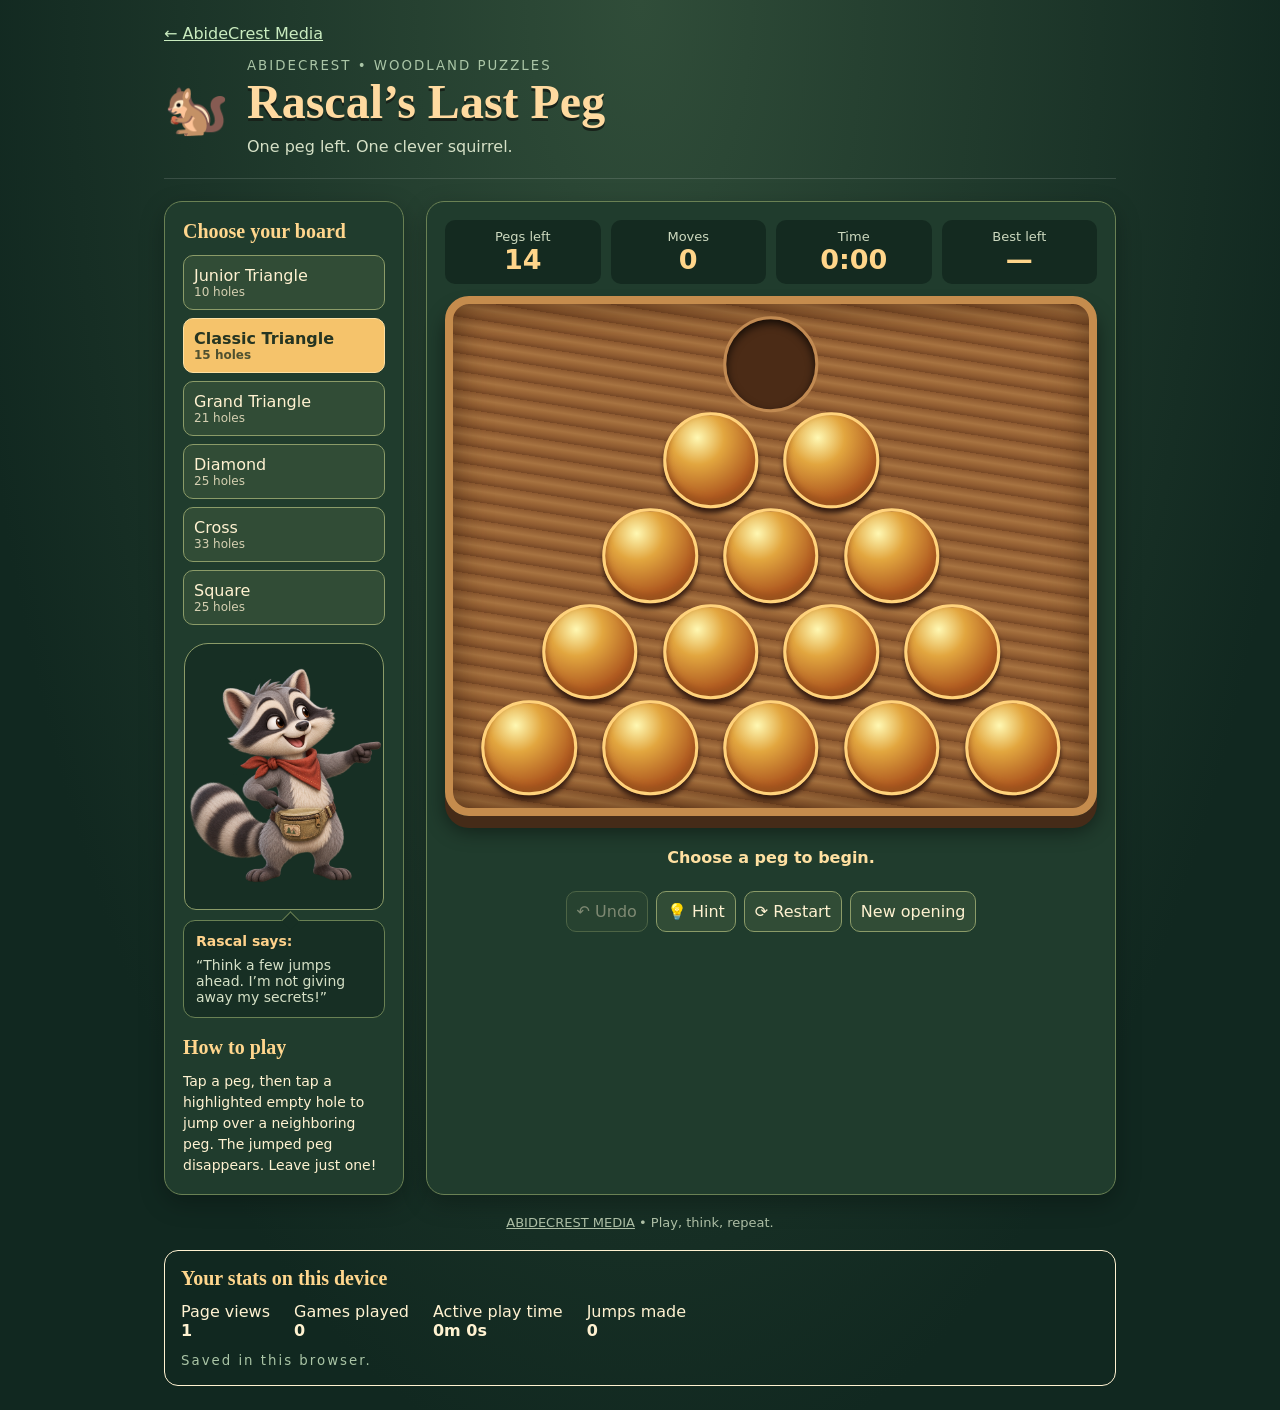
<file: games/rascals-last-peg/index.html>
<!doctype html><html lang="en"><meta charset="utf-8"><meta name="viewport" content="width=device-width,initial-scale=1"><title>Rascal’s Last Peg | Peg Solitaire Game</title><meta name="description" content="Jump wooden pegs across six puzzle boards and try to leave just one peg."><link rel="canonical" href="https://www.abidecrest.com/games/rascals-last-peg/"><script type="application/ld+json">{"@context":"https://schema.org","@type":"VideoGame","name":"Rascal’s Last Peg","genre":"Peg Solitaire Game","url":"https://www.abidecrest.com/games/rascals-last-peg/","description":"Jump wooden pegs across six puzzle boards and try to leave just one peg.","gamePlatform":"Web browser","applicationCategory":"Game","isAccessibleForFree":true}</script><style>
*{box-sizing:border-box}body{margin:0;background:radial-gradient(ellipse at 50% 0,#304d39,#112820 75%);color:#fff2d1;font:16px system-ui,sans-serif;min-height:100vh}main{max-width:1000px;margin:auto;padding:24px}header{display:flex;align-items:center;gap:18px;border-bottom:1px solid #ffffff22;padding-bottom:14px}.mark{font-size:52px}h1{font-family:Georgia,serif;font-size:clamp(30px,5vw,48px);margin:0;color:#ffdaa0;text-shadow:0 3px #18221a}small{color:#aac5a6;letter-spacing:2px}p{margin:8px 0;color:#d5e0c6}.layout{display:grid;grid-template-columns:240px 1fr;gap:22px;margin-top:22px}.panel{background:#203c2d;border:1px solid #6a8154;border-radius:18px;padding:18px;box-shadow:0 8px 24px #0004}h2{font: bold 20px Georgia;color:#ffd68d;margin:0 0 12px}.modes{display:grid;gap:8px}button{font:inherit;color:inherit;cursor:pointer;border:1px solid #8b9b68;border-radius:10px;background:#314c36;padding:10px;touch-action:manipulation}button:hover,button:focus-visible{outline:2px solid #ffd587}button.active{background:#f5c36b;color:#263522;font-weight:bold;border-color:#ffe0a0}button:disabled{opacity:.42;cursor:not-allowed}.mode{text-align:left}.mode span{display:block;font-size:12px;opacity:.8}.stats{display:flex;gap:10px;justify-content:center;margin-bottom:12px}.stat{flex:1;text-align:center;background:#142a20;border-radius:10px;padding:9px;color:#cdd9bf;font-size:13px}.stat b{display:block;font-size:27px;color:#ffd58a}.board{position:relative;aspect-ratio:1.15;max-height:520px;width:100%;background:repeating-linear-gradient(9deg,#784926 0px,#8e5a30 4px,#9d6838 8px,#a77341 11px,#8c582f 18px);border:8px solid #c58c4d;border-radius:24px;box-shadow:inset 0 0 35px #39200c99,0 12px 0 #452b18,0 15px 20px #0007;margin-bottom:20px}.hole{position:absolute;transform:translate(-50%,-50%);width:var(--size);aspect-ratio:1;border-radius:50%;padding:0;background:#4b2b16;border:3px solid #c18a52;box-shadow:inset 0 4px 8px #000b}.peg{background:radial-gradient(circle at 35% 25%,#fff8b2,#e2a63f 30%,#ae5820 70%,#743710);border:3px solid #ffd27b;box-shadow:0 5px 5px #341b10, inset 0 -5px 6px #9a531d}.selected{outline:4px solid #fff9bf;transform:translate(-50%,-50%) scale(1.06)}.target{outline:3px dashed #e7fb98;background:#557234}.hint{box-shadow:0 0 0 5px #80e5e4,0 0 18px #8dffde}.actions{display:flex;gap:8px;flex-wrap:wrap;justify-content:center}.message{text-align:center;min-height:55px;padding:12px;font-weight:bold;color:#ffe0a1}.footer{font-size:13px;text-align:center;color:#adbea5;margin-top:20px}.rascal{background:#172f24;border-radius:12px;padding:12px;margin-top:16px;font-size:14px}.rascal strong{color:#ffd28b}.rules{font-size:14px;line-height:1.5}@media(max-width:650px){main{padding:12px}.layout{grid-template-columns:1fr;margin-top:12px;gap:12px}.modes{grid-template-columns:repeat(3,1fr)}.mode{font-size:13px;padding:9px}.mode span{font-size:11px}.rascal,.rules{display:none}.panel{padding:12px}.board{aspect-ratio:1}.mark{font-size:38px}}
.rascal-presenter{position:relative;display:flex;flex-direction:column;align-items:center;margin:18px 0 4px}.rascal-art{position:relative;width:100%;max-width:200px;aspect-ratio:3/4;overflow:hidden;border-radius:24px 24px 12px 12px;background:#172f24;isolation:isolate;border:1px solid #8b9b68}.rascal-art img{display:block;width:100%;height:100%;object-fit:contain;transform:scaleX(-1)}.rascal-presenter .rascal{position:relative;display:block;margin:10px 0 0;width:100%;border:1px solid #6a8154}.rascal-presenter .rascal::before{content:"";position:absolute;width:12px;height:12px;background:#172f24;border-left:1px solid #6a8154;border-top:1px solid #6a8154;transform:rotate(45deg);top:-7px;left:50%}.rascal-presenter p{margin-bottom:0}@media(max-width:650px){.rascal-presenter{flex-direction:row;gap:12px;margin:12px 0 0;align-items:center}.rascal-art{flex:0 0 68px;aspect-ratio:1;border-radius:50%}.rascal-art img{object-fit:cover;object-position:center top}.rascal-presenter .rascal{margin:0;flex:1;padding:9px 12px;font-size:13px}.rascal-presenter .rascal::before{left:-7px;top:50%;transform:rotate(-45deg)}}
.back-link{display:inline-block;color:#c9ebbf;margin-bottom:12px}
</style><main><a class="back-link" href="/">← AbideCrest Media</a><header><div class="mark">🐿️</div><div><small>ABIDECREST • WOODLAND PUZZLES</small><h1>Rascal’s Last Peg</h1><p>One peg left. One clever squirrel.</p></div></header><div class="layout"><aside class="panel"><h2>Choose your board</h2><div class="modes" id="modes"></div><figure class="rascal-presenter"><div class="rascal-art"><img src="/find-the-letter/art/rascal-presenter.png" alt="Rascal wearing his red neckerchief" decoding="async"></div><figcaption class="rascal"><strong>Rascal says:</strong><p>“Think a few jumps ahead. I’m not giving away my secrets!”</p></figcaption></figure><div class="rules"><h2 style="margin-top:18px">How to play</h2>Tap a peg, then tap a highlighted empty hole to jump over a neighboring peg. The jumped peg disappears. Leave just one!</div></aside><section class="panel"><div class="stats"><div class="stat">Pegs left<b id="left"></b></div><div class="stat">Moves<b id="moves"></b></div><div class="stat">Time<b id="time">0:00</b></div><div class="stat">Best left<b id="best">—</b></div></div><div class="board" id="board" aria-label="Peg solitaire board"></div><div class="message" id="msg" aria-live="polite"></div><div class="actions"><button id="undo">↶ Undo</button><button id="hint">💡 Hint</button><button id="restart">⟳ Restart</button><button id="new">New opening</button></div></section></div><div class="footer"><a style='color:inherit' href='/'>ABIDECREST MEDIA</a> • Play, think, repeat.</div><section data-play-stats="last-peg" style="margin:20px 0 0;padding:16px;border:1px solid currentColor;border-radius:14px"><h2>Your stats on this device</h2><dl style="display:flex;gap:12px 24px;flex-wrap:wrap;margin:10px 0"><div><dt>Page views</dt><dd data-stat="views" style="margin:0;font-weight:bold">0</dd></div><div><dt>Games played</dt><dd data-stat="games" style="margin:0;font-weight:bold">0</dd></div><div><dt>Active play time</dt><dd data-stat="time" style="margin:0;font-weight:bold">0</dd></div><div><dt>Jumps made</dt><dd data-stat="jumps" style="margin:0;font-weight:bold">0</dd></div></dl><small>Saved in this browser.</small></section></main><script>
const localPlay = (() => {
  const panel = document.querySelector('[data-play-stats]');
  const key = 'abidecrest.play.v1.' + panel.dataset.playStats;
  const fields = [...panel.querySelectorAll('[data-stat]')];
  let totals = {}, started = false, last = null, expiry = 0, persistent = true;
  function update(field, value, best = false) {
    if (persistent) {
      try { totals = JSON.parse(localStorage.getItem(key)) || {}; }
      catch { persistent = false; }
    }
    const previous = Number(totals[field]) || 0;
    totals[field] = best ? Math.max(previous, value) : previous + value;
    if (persistent) {
      try { localStorage.setItem(key, JSON.stringify(totals)); }
      catch { persistent = false; }
    }
    for (const item of fields) {
      const n = Number(totals[item.dataset.stat]) || 0;
      item.textContent = item.dataset.stat === 'time' ? Math.floor(n/60000)+'m '+Math.floor(n/1000)%60+'s' : n.toLocaleString();
    }
    if (!persistent) panel.querySelector('small').textContent = 'Stats for this visit only.';
  }
  function flush() {
    if (last === null) return;
    const now = performance.now();
    const elapsed = Math.max(0, Math.min(expiry, now) - last);
    last = now >= expiry ? null : now;
    if (elapsed) update('time', elapsed);
  }
  function pause() { flush(); last = null; }
  function action() {
    if (document.hidden) return;
    if (!started) { started = true; update('games', 1); }
    const now = performance.now();
    if (last !== null && now >= expiry) flush();
    if (last === null) last = now;
    expiry = now + 60000;
  }
  document.addEventListener('visibilitychange', () => { if (document.hidden) pause(); });
  window.addEventListener('pagehide', pause);
  setInterval(flush, 5000);
  update('views', 1);
  return {action, pause, reset(){pause(); started=false;}, update};
})();

const configs=[['Junior Triangle','10 holes', 'tri',4],['Classic Triangle','15 holes','tri',5],['Grand Triangle','21 holes','tri',6],['Diamond','25 holes','diamond',5],['Cross','33 holes','cross',7],['Square','25 holes','square',5]];
let mode=1,coords=[],jumps=[],state=[],history=[],selected=-1,opening=0,started=0,elapsed=0,done=false,hinted=-1;
const $=id=>document.getElementById(id);
function setup(index,change=false){localPlay.reset();mode=index;let [name,desc,shape,n]=configs[mode];coords=[];for(let y=0;y<n;y++)for(let x=0;x<n;x++){if(shape==='tri'&&x>y)continue;if(shape==='cross'&&(x<2||x>4)&&(y<2||y>4))continue;coords.push({x,y,px:shape==='tri'?x-y/2:shape==='diamond'?(x-y)/1.414:x,py:shape==='diamond'?(x+y)/1.414:y})}
let map=new Map(coords.map((p,i)=>[p.x+','+p.y,i]));jumps=[];let dirs=[[1,0],[-1,0],[0,1],[0,-1]];if(shape==='tri')dirs.push([1,1],[-1,-1]);coords.forEach((p,i)=>dirs.forEach(([dx,dy])=>{let m=map.get((p.x+dx)+','+(p.y+dy)),t=map.get((p.x+2*dx)+','+(p.y+2*dy));if(m!==undefined&&t!==undefined)jumps.push([i,m,t])}));let options=openings();if(change)opening=(opening+1)%options.length;else opening=0;state=coords.map((p,i)=>i!==options[opening]);history=[];selected=-1;hinted=-1;started=0;elapsed=0;done=false;$('msg').textContent='Choose a peg to begin.';render()}
function openings(){return [[1,2,3,5,7,8],Array.from({length:15},(_,i)=>i),Array.from({length:21},(_,i)=>i),[2,7,10,11,13,14,17,22],[16],[2,7,10,11,13,14,17,22]][mode]}
function legal(){return jumps.filter(([a,b,c])=>state[a]&&state[b]&&!state[c])}
function render(){let xs=coords.map(p=>p.px),ys=coords.map(p=>p.py),minX=Math.min(...xs),maxX=Math.max(...xs),minY=Math.min(...ys),maxY=Math.max(...ys),span=Math.max(maxX-minX,maxY-minY);let scale=76/(span||1);let targets=legal().filter(j=>j[0]===selected).map(j=>j[2]);$('board').innerHTML='';$('board').style.setProperty('--size',Math.min(18,scale*.79)+'%');coords.forEach((p,i)=>{let b=document.createElement('button');b.className='hole '+(state[i]?'peg ':'')+(selected===i?'selected ':'')+(targets.includes(i)?'target ':'')+(hinted===i?'hint':'');b.style.left=(50+(p.px-(minX+maxX)/2)*scale)+'%';b.style.top=(50+(p.py-(minY+maxY)/2)*scale)+'%';b.setAttribute('aria-label',(state[i]?'Peg':'Empty hole')+' '+(i+1));b.onclick=()=>click(i);$('board').append(b)});$('left').textContent=state.filter(Boolean).length;$('moves').textContent=history.length;$('undo').disabled=!history.length;$('new').disabled=openings().length<2;$('hint').disabled=done||!legal().length;$('best').textContent=localStorage.getItem('rascal.best.'+mode)||'—';$('modes').innerHTML='';configs.forEach((c,i)=>{let b=document.createElement('button');b.className='mode '+(i===mode?'active':'');b.innerHTML=c[0]+'<span>'+c[1]+'</span>';b.onclick=()=>setup(i);$('modes').append(b)})}
function click(i){if(done)return;if(state[i]){selected=selected===i?-1:i;hinted=-1;$('msg').textContent=legal().some(j=>j[0]===i)?'Now choose a glowing hole.':'Try a peg with an available jump.';render();return}let j=legal().find(j=>j[0]===selected&&j[2]===i);if(!j)return;localPlay.action();localPlay.update('jumps',1);if(!started)started=Date.now();history.push(state.slice());state[j[0]]=false;state[j[1]]=false;state[j[2]]=true;selected=-1;hinted=-1;let count=state.filter(Boolean).length;if(!legal().length){done=true;localPlay.pause();elapsed=Date.now()-started;let key='rascal.best.'+mode;localStorage.setItem(key,Math.min(count,Number(localStorage.getItem(key)||999)));$('msg').textContent=count===1?'🏆 You outsmarted Rascal! One peg remains!':'No more jumps! '+count+' pegs remain. Try again or undo.'}else $('msg').textContent='Nice jump! Keep going.';render()}
$('undo').onclick=()=>{if(!history.length)return;state=history.pop();selected=-1;hinted=-1;done=false;$('msg').textContent='Jump undone.';render()};$('hint').onclick=()=>{let j=legal()[0];if(j){selected=j[0];hinted=j[0];$('msg').textContent='Try jumping the highlighted peg.';render()}};$('restart').onclick=()=>{let o=opening;setup(mode);opening=o;let opts=openings();state=coords.map((p,i)=>i!==opts[opening]);render()};$('new').onclick=()=>setup(mode,true);setInterval(()=>{let t=Math.floor((done?elapsed:started?Date.now()-started:0)/1000);$('time').textContent=Math.floor(t/60)+':'+String(t%60).padStart(2,'0')},250);setup(1);
</script><!-- Cloudflare Web Analytics --><script type='module' src='https://static.cloudflareinsights.com/beacon.min.js' data-cf-beacon='{"token": "cf53d17fe27e4d12bf6e0ae3ed3b5f63"}'></script><!-- End Cloudflare Web Analytics -->
</html>
</file>
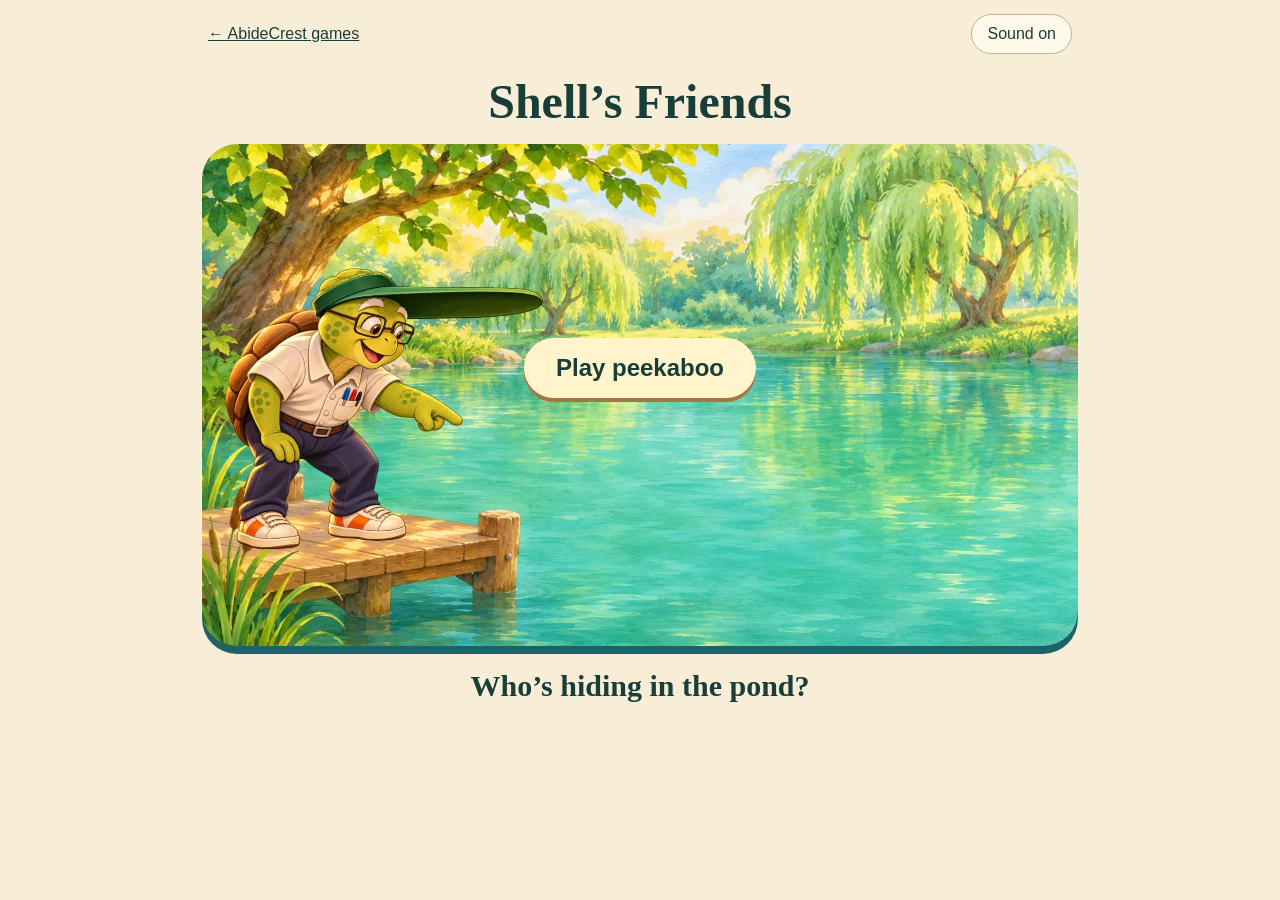
<file: games/shells-friends/index.html>
<!doctype html>
<html lang="en"><head><meta charset="utf-8"><meta name="viewport" content="width=device-width,initial-scale=1"><title>Shell’s Friends · AbideCrest</title><link rel="canonical" href="https://www.abidecrest.com/games/shells-friends/"><meta name="description" content="An ad-free tap-along story for ages 2–3. Meet Frog, unwrap Barnaby’s honey sandwich, and plant vegetables with Shell and Rascal.">
<style>
*{box-sizing:border-box}body{margin:0;background:#f8eed8;color:#193e39;font-family:ui-rounded,"Trebuchet MS",sans-serif}header,main{max-width:900px;margin:auto}header{padding:14px 18px;display:flex;align-items:center;justify-content:space-between}header a{color:inherit}button{cursor:pointer;touch-action:manipulation;font:inherit;color:inherit}header button{background:#fff9e9;border:1px solid #b8b598;border-radius:24px;padding:10px 15px}main{text-align:center;padding:0 12px 20px}h1{font: bold clamp(27px,5vw,48px) Georgia,serif;margin:6px 0 15px}.pond{position:relative;isolation:isolate;overflow:hidden;height:clamp(305px,62svh,510px);border-radius:35px;background:radial-gradient(ellipse at 75% 11%,#fff1af 0 5%,transparent 5.5%),radial-gradient(ellipse at 80% 43%,#80ae78 0 25%,transparent 25.5%),radial-gradient(ellipse at 15% 40%,#5b9974 0 30%,transparent 30.5%),linear-gradient(#a7ded5,#f9e7a8 56%,#68c8ac 57%,#297f89 83%,#226476);box-shadow:inset 0 -8px 0 #1e6269}
.water{position:absolute;inset:56% 0 0;background:repeating-radial-gradient(ellipse at 76% 55%,transparent 0 12%,#baf1d841 12.3% 12.8%,transparent 13.3% 21%)}.dock{position:absolute;left:-4%;bottom:9%;width:53%;height:14%;border-radius:30%;transform:rotate(4deg);background:repeating-linear-gradient(100deg,#b27a4a 0 17%,#68452e 18%,#cc9360 19%);box-shadow:0 9px #6b4936}.pond button{position:absolute;border:0;background:none;padding:0}.shell{bottom:19%;left:2%;width:45%;height:58%;transform-origin:bottom}.shell img,.rascal img{width:100%;height:100%;object-fit:contain}.pad{left:52%;top:57%;width:42%;height:35%}.leaf{position:absolute;inset:33% 7% 16%;background:conic-gradient(from 120deg,#658c34 0 5deg,transparent 6deg 35deg,#b4e56a 36deg,#66b554 170deg,#a7d75b);border-radius:50%;filter:drop-shadow(0 5px 0 #317856);animation:sway 2.6s ease-in-out infinite}.eyes{position:absolute;left:37%;top:18%;font-size:clamp(25px,6vw,44px)}.frog{left:14%;top:20%;width:24%;height:21%;font-size:clamp(40px,9vw,72px)!important;filter:drop-shadow(1px 4px 2px #17493150)}.bubble{right:7%;bottom:14%;width:clamp(74px,17vw,112px);aspect-ratio:1;border-radius:50%;background:radial-gradient(circle at 30% 20%,white, #d1f8f4 15%,#72cdd4 65%,#d4ffff 85%)!important;box-shadow:0 5px 12px #194f5966;font-size:38px!important}.rascal{right:1%;bottom:18%;height:52%;width:43%}.line{font:bold clamp(20px,4vw,30px) Georgia,serif;margin:15px 0}.start{left:50%;top:44%;transform:translate(-50%,-50%);padding:16px 32px!important;border-radius:40px;background:#fff4cb!important;font-weight:bold;font-size:24px;box-shadow:0 4px #a27741}.hint:after{content:"👆";position:absolute;right:5%;bottom:-8%;font-size:32px;animation:sway 1s infinite}.hop{animation:hop .68s ease}.arrive{animation:arrive .85s ease-out}.bob{animation:bob .68s ease}.pond button:focus-visible{outline:4px solid #fff}.flora{position:absolute;bottom:0;left:-8px;font-size:clamp(36px,8vw,72px);pointer-events:none}
@keyframes sway{50%{transform:rotate(5deg) translateY(-3px)}}@keyframes hop{45%{transform:translateY(-55%) rotate(-12deg)}}@keyframes arrive{from{transform:translate(205%,202%) scale(.6)}52%{transform:translate(85%,-35%)}}@keyframes bob{75%{transform:rotate(4deg) scaleY(.95)}}@media(prefers-reduced-motion:reduce){*,*:after{animation:none!important}}
.pond{container-type:size}.shell{width:min(47cqw,64cqh);height:min(47cqw,64cqh);bottom:17%}.frog{left:calc(2% + min(35.25cqw,48cqh) - 12%);top:auto;bottom:calc(17% + min(40.42cqw,55.04cqh) - 5%);display:grid;place-items:end center}.frog[hidden]{display:none}
.landing{position:absolute;right:2%;bottom:13%;width:46%;height:53%;pointer-events:none}
.landing .rascal{right:7%;bottom:12%;width:86%;height:87%;pointer-events:auto}
.rascal img{object-position:center bottom}
.landing .log{left:0;bottom:0;width:100%;height:22%;border-radius:45%;pointer-events:auto}
.log svg{display:block;width:100%;height:100%;overflow:visible}
.tail{position:absolute;left:58%;bottom:15%;height:41%;width:15%;border-radius:66% 70% 40% 44%;transform:rotate(20deg);background:repeating-linear-gradient(15deg,#544039 0 17%,#b09b84 18% 33%);transform-origin:bottom;animation:sway 2s infinite}
.landing:after{content:"";position:absolute;bottom:-2%;left:2%;width:96%;height:12%;border:3px solid #c6f5de;border-radius:50%;opacity:0}
.landing.splash:after{animation:rings 1.2s .45s both}
.landing.splash{animation:dip .95s ease-out}
.landing.splash .rascal img{animation:balance .95s ease-out;transform-origin:center bottom}
.pond.revealed .bubble{right:2%;bottom:1%;width:clamp(52px,10vw,78px)}
@keyframes dip{0%,51%,100%{transform:translateY(0)}68%{transform:translateY(6%) rotate(2deg)}85%{transform:translateY(-1%) rotate(-1deg)}}
@keyframes balance{0%{transform:translateY(16%) scale(.7);opacity:0}30%{transform:translateY(-19%) rotate(-7deg);opacity:1}54%{transform:translateY(0)}70%{transform:rotate(6deg)}}
@keyframes rings{0%{opacity:.8;transform:scale(.75)}100%{opacity:0;transform:scale(1.35,1.7)}}
@media(prefers-reduced-motion:reduce){.landing,.landing *,.landing:after{animation:none!important}}
.pond{background:#78bdaa url(pond.webp) center/100% 100% no-repeat}.water,.dock,.flora{display:none}.pad{background: url(pad.webp) center/contain no-repeat!important;animation:sway 2.6s ease-in-out infinite}.pad span{display:none}.pond .frog{background:url(frog.webp) center bottom/auto 58.4% no-repeat;font-size:0!important}.landing .log{height:29%;background:url(log.webp) center/100% 100% no-repeat}.log svg{display:none}.landing .rascal{bottom:19%}.pond:not(.revealed) .bubble{background: url(paw.webp) center/contain no-repeat!important;font-size:0!important;box-shadow:none}@media(prefers-reduced-motion:reduce){.pad{animation:none}}.shell img{position:absolute;inset:0;transition:opacity .12s linear}.shell .look-up{opacity:0}.pond:has(.frog:not([hidden])) .shell img{transition-delay:.24s;opacity:0}.pond:has(.frog:not([hidden])) .shell .look-up{opacity:1}@media(prefers-reduced-motion:reduce){.shell img,.pond:has(.frog:not([hidden])) .shell img{transition:none}}.pond.cabin{background-image:url(cabin.webp)}.cabin .shell{bottom:26%;width:min(40cqw,55cqh);height:min(40cqw,55cqh)}.bear{position:absolute;right:12%;bottom:28%;width:35%;height:57%;object-fit:contain;object-position:center bottom}.pond .lunch{left:32%;bottom:16%;width:36%;height:25%;background:url(lunch-0.webp) center bottom/contain no-repeat;animation:offer .75s ease-out}.pond .lunch.open{background-image:url(lunch-1.webp);animation:unfold .48s ease-out}.cabin .bubble{right:3%;bottom:2%}.pond.revealed:not(.cabin) .bubble{background:url(paw.webp) center/contain no-repeat!important;font-size:0!important;box-shadow:none}@keyframes offer{from{transform:translate(-50%,-45%) rotate(-8deg);opacity:.3}}@keyframes unfold{from{transform:scaleX(.65) rotate(-4deg)}}@media(prefers-reduced-motion:reduce){.pond .lunch,.pond .lunch.open{animation:none}}.pond .visit{inset:4%;width:92%;height:92%;border-radius:26px;border:4px solid #fff1c9;background:linear-gradient(0deg,#31200865,transparent 42%),url(cabin.webp) center/cover;overflow:hidden;box-shadow:0 5px 18px #37240a66}.visit img{position:absolute;bottom:7%;right:12%;width:36%;height:60%;object-fit:contain;object-position:bottom}.invite-title,.visit-go{position:absolute;background:#fff3cf;color:#42341b;border-radius:18px;padding:.35em .7em}.invite-title{top:6%;left:6%;right:6%;font:bold clamp(20px,4.3vw,36px) Georgia,serif}.visit-go{bottom:9%;left:8%;background:#28553e;color:white;font-weight:bold;font-size:clamp(18px,3vw,26px)}.visit.hint:after{left:19%;right:auto;bottom:1%}.pond.garden{background-image:url(garden.webp)}.garden-bed{position:absolute;inset:5% 5% 15%;display:flex}.garden-bed[hidden]{display:none}.garden-row{position:relative;flex:1}.gardener{position:absolute;bottom:40%;left:4%;width:92%;height:48%;object-fit:contain;object-position:center bottom;transform-origin:bottom;opacity:.8}.working .gardener{transform:scale(1.12);opacity:1}.garden-row .plot{width:100%;bottom:0;left:0;height:42%;border-radius:45%;opacity:1}.soil{position:absolute;bottom:4%;left:13%;width:74%;height:23%;border-radius:50%;background:#a75426;box-shadow:inset 0 3px 5px #ce8050}.working .soil{outline:3px dashed #fff0b5;outline-offset:3px}.dug .soil,.planted .soil{background:radial-gradient(ellipse,#452311 30%,#753b20 66%,#bc7843 75%)}.seedling{display:none;position:absolute;bottom:9%;left:7%;width:86%;height:90%;object-fit:contain;object-position:center bottom}.planted .seedling,.covered .seedling{display:block}.covered .seedling{clip-path:inset(0 0 20%);transform:translateY(18%)}.covered .soil{background:radial-gradient(ellipse at 48% 28%,#b7703a,#784124)}.plot.hint:after{z-index:2}.garden .bubble{right:2%;bottom:1%;width:clamp(48px,9vw,65px)}.cabin.revealed:has(.lunch.open) .bubble{background:url(paw.webp) center/contain no-repeat!important;box-shadow:none;font-size:0!important}.pond .barrel{left:3%;bottom:43%;width:23%;height:43%;background:url(barrel.webp) center bottom/contain no-repeat}.watering-can{position:absolute;pointer-events:none;bottom:43%;left:73%;width:17%;height:20%;background:url(can.webp) center/contain no-repeat;transform-origin:65% 64%}.watering-can.empty,.watering-can.pour{transform:rotate(-25deg)}.watering-can.empty:after,.watering-can.pour:after,.filling .barrel:after,.wet-nose:after{content:"💧";position:absolute;left:0;top:45%;font-size:clamp(15px,3vw,30px);animation:drip .6s ease-in both}.watering-can.pour:after{content:"💧💧";animation-iteration-count:2}.rain-stop .garden-bed{opacity:.25}.pond.rain-stop .barrel{left:15%;bottom:23%;width:48%;height:65%}.rain-stop .watering-can{left:40%;bottom:12%;width:36%;height:33%}.filling .barrel:after{left:52%;top:75%;animation-iteration-count:2}.watered .seedling{filter:brightness(1.16);transform:translateY(12%) scale(1.07);transition:transform .4s ease}.garden-row:nth-child(2) .watered .seedling{transform:translateY(9%) scale(.96,1.14)}.wet-nose:after{top:22%;left:49%;pointer-events:none;animation-delay:.25s}.pond.garden.finished .bubble{background:#fff4cb!important;font-size:32px!important;color:#28553e}.soil:after{pointer-events:none}.watered .soil{background:#58311d}@keyframes drip{from{opacity:0;transform:translateY(-8px)}25%{opacity:1}to{transform:translateY(22px);opacity:.35}}@media(prefers-reduced-motion:reduce){.watered .seedling{transition:none}}</style></head><body><header><a href="/">← AbideCrest games</a><button id="sound" aria-pressed="true">Sound on</button></header><main><h1>Shell’s Friends</h1><section class="pond" aria-label="Pond story"><div class="water"></div><div class="dock"></div>
<button class="shell" aria-label="Hear Shell’s prompt again"><img src="shell-point.webp" alt=""><img class="look-up" src="shell-look.webp" alt=""></button>
<button class="pad" aria-label="Tap the lily pad" hidden><span class="eyes">👀</span><span class="leaf"></span></button>
<button class="frog" aria-label="Make Frog hop" hidden>🐸</button><div class="landing" hidden><span class="tail" aria-hidden="true"></span><button class="log" aria-label="Tap the log to find Rascal"><svg viewBox="0 0 300 62" preserveAspectRatio="none" aria-hidden="true"><defs><linearGradient id="bark" x2="0" y2="1" gradientUnits="objectBoundingBox"><stop stop-color="#e1ae69"/><stop offset=".48" stop-color="#a5683c"/><stop offset="1" stop-color="#694329"/></linearGradient></defs><path d="M22 13 Q130 3 270 9 Q292 10 291 30 Q290 50 272 52 L27 56 Q8 56 7 35 Q6 18 22 13Z" fill="url(#bark)" stroke="#62432d" stroke-width="3"/><g fill="none" stroke="#77472a" stroke-width="3" stroke-linecap="round"><path d="M49 32q40-10 78-6t83-6m-157 23q50-5 84-3m24-6q45-5 81-4"/></g><ellipse cx="24" cy="35" rx="18" ry="20" fill="#e6b278" stroke="#805737" stroke-width="3"/><ellipse cx="24" cy="35" rx="10" ry="13" fill="none" stroke="#bc8452" stroke-width="3"/><path d="M43 15q26-13 49-6t34-1q-8 10-33 10t-50 2" fill="#8caa5c"/></svg></button><button class="rascal" aria-label="Play peekaboo with Rascal" hidden><img src="../../find-the-letter/art/rascal-presenter.png" alt=""></button></div>
<button class="bubble" aria-label="Follow the paw print" hidden>🐾</button><div class="flora">🌾</div><img class="bear" src="../../find-the-letter/art/barnaby-presenter.png" alt="Barnaby waiting outside his cabin" hidden><button class="lunch" aria-label="Unwrap the honey sandwich" hidden></button><button class="visit" aria-label="Let’s go visit our friend Barnaby! Go to the cabin" hidden><span class="invite-title">Let’s go visit our friend Barnaby!</span><img src="../../find-the-letter/art/barnaby-presenter.png" alt=""><span class="visit-go">Let’s go! ➜</span></button><div class="garden-bed" hidden><div class="garden-row"><img class="gardener" alt="Barnaby" src="../../find-the-letter/art/barnaby-presenter.png"><button class="plot plot-0" disabled><span class="soil"></span><img class="seedling" src="plant-0.webp" alt="tomato plant"></button></div><div class="garden-row"><img class="gardener" alt="Shell" src="shell-point.webp"><button class="plot plot-1" disabled><span class="soil"></span><img class="seedling" src="plant-1.webp" alt="corn plant"></button></div><div class="garden-row"><img class="gardener" alt="Rascal" src="../../find-the-letter/art/rascal-presenter.png"><button class="plot plot-2" disabled><span class="soil"></span><img class="seedling" src="plant-2.webp" alt="pumpkin plant"></button></div></div><button class="barrel" aria-label="Visit the rain barrel" hidden></button><div class="watering-can" hidden aria-hidden="true"></div><button class="start">Play peekaboo</button></section><p class="line" aria-live="polite">Who’s hiding in the pond?</p></main>
<script>
const el = name => document.querySelector('.' + name);
const sound = document.querySelector('#sound');
let voice = true, stage = 'start', hintTimer, bubbleTimer;
function say(message) {
  el('line').textContent = message;
  if (voice && 'speechSynthesis' in window) {
    speechSynthesis.cancel();
    const words = new SpeechSynthesisUtterance(message);
    words.lang = 'en-US'; words.rate = .86; speechSynthesis.speak(words);
  }
}
function hint(target) {
  clearTimeout(hintTimer);
  document.querySelector('.hint')?.classList.remove('hint');
  hintTimer = setTimeout(() => el(target).classList.add('hint'), 5000);
}
function animate(target, effect) {
  const item = el(target); item.classList.remove('arrive','hop','bob');
  void item.offsetWidth; item.classList.add(effect);
}
const croak = new Audio('ribbit.wav');
croak.preload = 'auto';
croak.volume = .62;
function ribbit() {
  if (!voice) return;
  croak.currentTime = 0;
  croak.play().catch(() => {});
}
let context;
function waterSound(start, end, duration) {
  if (!voice) return;
  const Engine = window.AudioContext || window.webkitAudioContext;
  if (!Engine) return;
  context ??= new Engine();
  context.resume().catch(() => {});
  const tone = context.createOscillator(), volume = context.createGain(), t = context.currentTime;
  tone.frequency.setValueAtTime(start,t); tone.frequency.exponentialRampToValueAtTime(end,t+duration);
  volume.gain.setValueAtTime(.001,t); volume.gain.exponentialRampToValueAtTime(.08,t+.012);
  volume.gain.exponentialRampToValueAtTime(.001,t+duration);
  tone.connect(volume); volume.connect(context.destination); tone.start(t); tone.stop(t+duration);
}
function begin() {
  el('pond').classList.remove('finished'); el('watering-can').hidden = true;
  el('garden-bed').hidden = true; el('pond').classList.remove('garden'); el('shell').hidden = false;
  el('pond').classList.remove('cabin'); el('pond').setAttribute('aria-label','Pond story'); el('bear').hidden = true; el('lunch').hidden = true;
  clearTimeout(bubbleTimer); stage = 'pad'; el('landing').hidden = true; el('landing').classList.remove('splash'); el('pond').classList.remove('revealed');
  for (const name of ['start','rascal','bubble','frog']) el(name).hidden = true;
  el('bubble').textContent = '🐾'; el('bubble').ariaLabel = 'Follow the paw print';
  el('pad').hidden = false; say('Tap the lily pad!'); hint('pad');
}
el('start').onclick = begin;
el('pad').onclick = () => {
  stage = 'frog'; el('pad').hidden = true; el('frog').hidden = false;
  ribbit(); animate('frog','arrive'); animate('shell','bob'); say('Peekaboo! Tap Frog for a hop!'); hint('frog');
  bubbleTimer = setTimeout(() => {
    el('bubble').hidden = false;
    say('Tap Frog to hop, or tap the bubble!'); hint('bubble');
  }, 5500);
};
el('frog').onclick = () => { animate('frog','hop'); animate('shell','bob'); window.speechSynthesis?.cancel(); ribbit(); el('line').textContent = 'Ribbit!'; };
el('bubble').onclick = () => {
  if (stage === 'shared') return startGarden();
  if (stage === 'harvestBed') return begin();
  if (stage === 'rascal') {
    stage = 'invitation'; el('bubble').hidden = true; el('landing').hidden = true;
    el('shell').hidden = true; el('visit').hidden = false;
    say('Let’s go visit our friend Barnaby!'); hint('visit'); el('visit').focus({preventScroll:true}); return;
  }
  if (stage === 'invitation') {
    el('visit').hidden = true; el('shell').hidden = false;
    stage = 'wrapped'; el('pond').classList.add('cabin'); el('pond').setAttribute('aria-label','Barnaby’s cabin');
    el('landing').hidden = true; el('bubble').hidden = true; el('bear').hidden = false;
    el('lunch').classList.remove('open'); el('lunch').ariaLabel = 'Unwrap the honey sandwich'; el('lunch').hidden = false;
    say('Hello, Barnaby! I brought you lunch. Tap the paper!'); hint('lunch'); return;
  }
  waterSound(640,310,.12); stage = 'log'; el('frog').hidden = true; el('bubble').hidden = true;
  el('landing').hidden = false; el('tail').hidden = false; el('log').disabled = false;
  say('Whose tail is that? Tap the log!'); hint('log');
};
el('visit').onclick = () => el('bubble').onclick();
function land(){
  setTimeout(() => { if (stage === 'rascal') waterSound(185,75,.22); }, 440);
  el('landing').classList.remove('splash'); void el('landing').offsetWidth; el('landing').classList.add('splash');
}
el('log').onclick = () => {
  stage = 'rascal'; el('tail').hidden = true; el('log').disabled = true;
  el('rascal').hidden = false; el('bubble').hidden = false; el('pond').classList.add('revealed');
  land(); el('bubble').textContent = '🐾'; el('bubble').ariaLabel = 'Visit Barnaby';
  say('Peekaboo, Rascal! Tap the bubble to visit Barnaby!'); hint('rascal');
};
el('rascal').onclick = () => { land(); say('Peekaboo! Tap the bubble to visit Barnaby.'); hint('bubble'); };
el('lunch').onclick = () => {
  if (stage === 'wrapped') {
    stage = 'shared'; el('lunch').classList.add('open'); el('lunch').ariaLabel = 'Share the honey sandwich again';
    el('bubble').hidden = false; el('bubble').textContent = '🐾'; el('bubble').ariaLabel = 'Visit the vegetable garden';
  }
  animate('bear','bob'); say('A honey sandwich! Thank you, Shell! Tap the bubble to visit our garden.'); hint('bubble');
};
const gardeners = [['Barnaby','tomato'],['Shell','corn'],['Rascal','pumpkin']];
const plots = Array.from(document.querySelectorAll('.plot'));
let turn = 0, step = 0;
function gardenPrompt() {
  const [friend, crop] = gardeners[turn];
  return [friend + '’s turn! Tap the soil to dig.', 'Tap the hole to plant the ' + crop + '.', 'Tap the soil to cover the roots.'][step];
}
function guideGarden() {
  const plot = plots[turn];
  plot.disabled = false;
  plot.parentElement.classList.add('working');
  plot.ariaLabel = gardenPrompt();
  say(plot.ariaLabel); hint('plot-' + turn);
}
function startGarden() {
  stage = 'garden'; turn = 0; step = 0;
  el('pond').classList.remove('cabin','revealed'); el('pond').classList.add('garden');
  el('pond').setAttribute('aria-label','Vegetable garden');
  for (const name of ['bear','lunch','shell','bubble']) el(name).hidden = true;
  el('garden-bed').hidden = false;
  plots.forEach(plot => {
    plot.disabled = true; plot.classList.remove('dug','planted','covered','watered'); plot.parentElement.classList.remove('wet-nose');
    plot.parentElement.classList.remove('working');
  });
  guideGarden(); plots[0].focus({preventScroll:true});
}
plots.forEach((plot,index) => plot.onclick = () => {
  if (stage === 'watering' && index === turn) return waterPlot(plot);
  if (stage !== 'garden' || index !== turn) return;
  const helper = plot.parentElement.querySelector('.gardener');
  helper.classList.remove('bob'); void helper.offsetWidth; helper.classList.add('bob');
  plot.classList.add(['dug','planted','covered'][step]);
  if (++step < 3) return guideGarden();
  plot.classList.remove('dug','planted'); plot.disabled = true;
  plot.parentElement.classList.remove('working');
  step = 0; turn++;
  if (turn < plots.length) { guideGarden(); plots[turn].focus({preventScroll:true}); return; }
  stage = 'thirsty'; el('barrel').hidden = false; el('barrel').disabled = false; el('barrel').ariaLabel = 'Visit the rain barrel';
  const can = el('watering-can'); can.hidden = false; can.className = 'watering-can empty'; can.style.left = '';
  say('Our plants are thirsty! Just one drop! Tap the rain barrel.'); hint('barrel'); el('barrel').focus({preventScroll:true});
});
el('barrel').onclick = () => {
  if (stage === 'thirsty') {
    stage = 'atBarrel'; el('pond').classList.add('rain-stop'); el('watering-can').classList.remove('empty');
    el('barrel').ariaLabel = 'Fill the watering can'; say('Tap the barrel to fill the can!'); hint('barrel'); return;
  }
  if (stage !== 'atBarrel') return;
  stage = 'filling'; el('barrel').disabled = true; el('pond').classList.add('filling');
  waterSound(230,115,.22); setTimeout(() => waterSound(285,135,.25),260);
  setTimeout(() => {
    el('pond').classList.remove('rain-stop','filling'); el('barrel').hidden = true;
    turn = 0; guideWater();
  },1000);
};
function wateringPrompt(){return 'Tap ' + gardeners[turn][0] + '’s ' + gardeners[turn][1] + ' to water it!';}
function guideWater(){
  stage = 'watering'; const plot = plots[turn]; plot.disabled = false; plot.parentElement.classList.add('working');
  el('watering-can').style.left = (18 + 30 * turn) + '%';
  plot.ariaLabel = wateringPrompt(); say(plot.ariaLabel); hint('plot-' + turn); plot.focus({preventScroll:true});
}
function waterPlot(plot){
  stage = 'pouring'; plot.disabled = true; plot.classList.add('watered'); el('watering-can').classList.add('pour');
  waterSound(390,185,.32);
  if (turn === 2) { plot.parentElement.classList.add('wet-nose'); animate('garden-bed','bob'); }
  setTimeout(() => {
    el('watering-can').classList.remove('pour'); plot.parentElement.classList.remove('working'); turn++;
    if (turn < plots.length) return guideWater();
    stage = 'harvestBed'; el('watering-can').hidden = true; el('pond').classList.add('finished');
    el('bubble').hidden = false; el('bubble').textContent = '↻'; el('bubble').ariaLabel = 'Play again';
    say('A sprinkle on Rascal’s nose! Thank you for watering our garden!'); hint('bubble');
  },1050);
}
function promptAgain(){
  if (stage === 'garden') return say(gardenPrompt());
  if (stage === 'watering' || stage === 'pouring') return say(wateringPrompt());
  const prompts = {start:'Tap play for peekaboo!',pad:'Tap the lily pad!',log:'Tap the log!',frog:el('bubble').hidden?'Tap Frog for a hop!':'Tap Frog to hop, or tap the bubble!',rascal:'Tap the bubble to visit Barnaby!',wrapped:'Tap the paper to open my gift for Barnaby!',shared:'Tap the bubble to visit our garden!',invitation:'Tap the picture to visit Barnaby!',thirsty:'Tap the rain barrel!',atBarrel:'Tap the barrel to fill our can!',filling:'Glug, glug!',harvestBed:'Three watered plants! Tap the arrow to play again!'};
  say(prompts[stage]);
}
el('shell').onclick = promptAgain;
sound.onclick = () => { voice = !voice; sound.textContent = voice?'Sound on':'Sound off'; sound.setAttribute('aria-pressed',String(voice)); if(voice) promptAgain(); else { croak.pause(); window.speechSynthesis?.cancel(); } };
</script><script type="module" src="https://static.cloudflareinsights.com/beacon.min.js" data-cf-beacon='{"token":"cf53d17fe27e4d12bf6e0ae3ed3b5f63"}'></script></body></html>
</file>
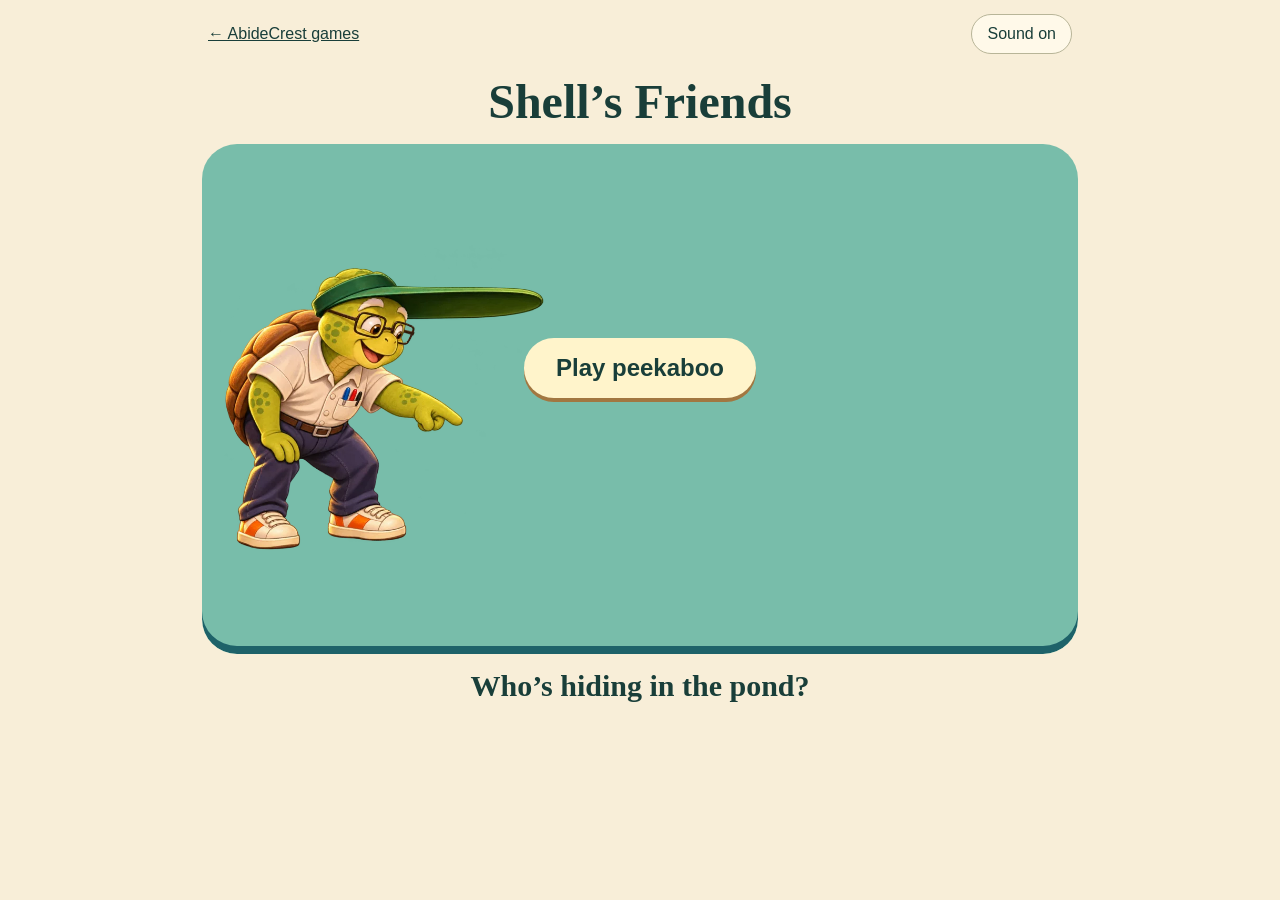
<file: games/shells-peekaboo-pond/index.html>
<!doctype html><html lang="en"><meta charset="utf-8"><title>Shell’s Friends</title><meta http-equiv="refresh" content="0;url=/games/shells-friends/"><link rel="canonical" href="https://www.abidecrest.com/games/shells-friends/"><a href="/games/shells-friends/">Play Shell’s Friends</a></html>
</file>
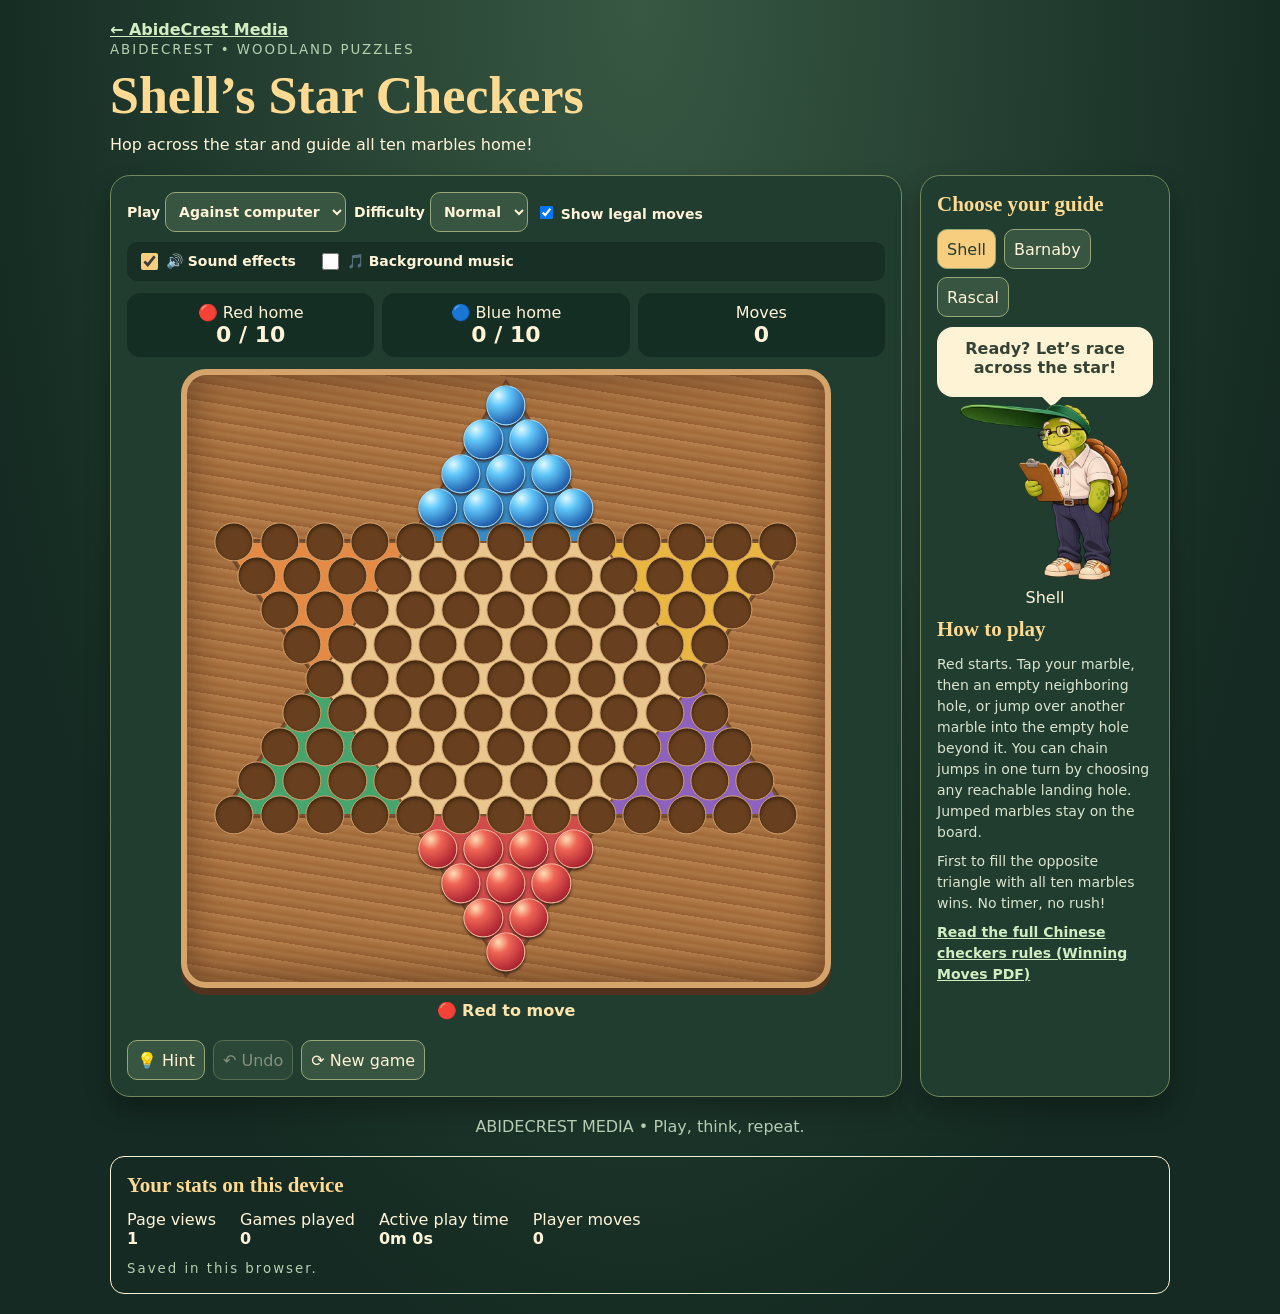
<file: games/shells-star-checkers/index.html>
<!doctype html><html lang="en"><head><meta charset="utf-8"><meta name="viewport" content="width=device-width,initial-scale=1"><title>Shell’s Star Checkers | Online Chinese Checkers</title><meta name="description" content="Play free Chinese checkers against the computer or a friend on the same device."><link rel="canonical" href="https://www.abidecrest.com/games/shells-star-checkers/"><script type="application/ld+json">{"@context":"https://schema.org","@type":"VideoGame","name":"Shell’s Star Checkers","genre":"Online Chinese Checkers","url":"https://www.abidecrest.com/games/shells-star-checkers/","description":"Play free Chinese checkers against the computer or a friend on the same device.","gamePlatform":"Web browser","applicationCategory":"Game","isAccessibleForFree":true}</script><style>
*{box-sizing:border-box}body{margin:0;background:radial-gradient(ellipse at top,#385843,#142a22 75%);color:#fff4d7;font:16px system-ui,sans-serif;min-height:100vh}main{max-width:1100px;margin:auto;padding:20px}a{color:#d2edc2;font-weight:700}h1{font:700 clamp(32px,6vw,52px) Georgia;color:#ffda92;margin:8px 0}h2{font:700 21px Georgia;color:#ffda92;margin:0 0 12px}p{line-height:1.5;margin:8px 0}small{letter-spacing:2px;color:#b6d0b0}.layout{display:grid;grid-template-columns:minmax(0,1fr) 250px;gap:18px;margin-top:18px}.panel{background:#203d30;border:1px solid #73895d;border-radius:20px;padding:16px;box-shadow:0 12px 24px #0004}.controls,.actions,.guides{display:flex;flex-wrap:wrap;gap:8px;align-items:center}label{font-size:14px;font-weight:bold}select,button{font:inherit;color:inherit;background:#385541;border:1px solid #96a676;border-radius:10px;padding:9px;min-height:40px;cursor:pointer}button:focus-visible,select:focus-visible,a:focus-visible{outline:3px solid #ffe9a1;outline-offset:2px}button:disabled{opacity:.45;cursor:default}.guides button[aria-pressed=true]{background:#f7ce80;color:#263b2c}.score{display:flex;gap:8px;margin:12px 0}.score div{flex:1;background:#152e24;padding:10px;border-radius:13px;text-align:center}.score b{display:block;font-size:22px}.board{position:relative;aspect-ratio:1.05;width:100%;max-width:650px;margin:auto;background:repeating-linear-gradient(9deg,#986033 0,#ab7745 7px,#a36a39 10px,#b6814e 18px);border:6px solid #d5a46a;border-radius:25px;box-shadow:inset 0 0 40px #56341dbb,0 7px 0 #51321f;overflow:hidden}.board svg{position:absolute;inset:0;width:100%;height:100%;pointer-events:none}.hole{position:absolute;transform:translate(-50%,-50%);width:6.15%;min-height:0;aspect-ratio:1;border-radius:50%;padding:0;background:#69401f;border:1px solid #d3a16c;box-shadow:inset 0 2px 4px #35210c}.red{background:radial-gradient(circle at 30% 24%,#ffdfb4,#ef6454 28%,#b32935 72%,#721c2d);border:1px solid #ffbea4;box-shadow:0 2px 3px #392318}.blue{background:radial-gradient(circle at 30% 24%,#e1faff,#62c8fa 28%,#2465b1 72%,#213c75);border:1px solid #a4e0ff;box-shadow:0 2px 3px #392318}.selected{outline:3px solid #fff7bc;z-index:2}.target{background:#bfe7a0;box-shadow:0 0 7px #ffeb8e;outline:1px dashed #faffdb}.suggest{outline:3px solid #83ffff;z-index:3}.status{min-height:52px;text-align:center;font-weight:700;color:#ffe4ab;padding:13px 4px}.presenter{margin:10px auto;text-align:center}.presenter img{width:100%;height:100%;object-fit:contain}.portrait{height:210px}.bubble{background:#fff3d6;color:#344333;border-radius:16px;padding:12px;font-weight:700;min-height:70px;position:relative}.bubble:after{content:"";position:absolute;bottom:-7px;left:50%;width:14px;height:14px;background:#fff3d6;transform:rotate(45deg)}.shell-standing { position:relative; width:100%; aspect-ratio:384/340; overflow:hidden; transform:scaleX(-1) }
.shell-standing{max-width:220px;margin:auto}.rules{font-size:14px;color:#dae3cd}footer{text-align:center;margin:20px;color:#b7cbb3}@media(max-width:700px){main{padding:10px}.layout{grid-template-columns:1fr}.panel{padding:10px}.portrait{height:140px}.shell-standing{max-width:155px}.board{border-width:4px}.hole{width:6.4%}}[hidden]{display:none!important}
.audio-controls{margin-top:10px;padding:8px 10px;background:#172f24;border-radius:10px;gap:10px 22px}.audio-controls input{accent-color:#f7ce80;width:17px;height:17px;vertical-align:middle}.hole{z-index:1;height:auto;display:block;box-sizing:border-box}.hole.red,.hole.blue{z-index:2}.hole.selected,.hole.suggest{z-index:4}.portrait img{mask-image:radial-gradient(ellipse 48% 49% at 50% 50%,#000 76%,transparent 100%);-webkit-mask-image:radial-gradient(ellipse 48% 49% at 50% 50%,#000 76%,transparent 100%)}.board{isolation:isolate}.shell-standing img{display:block;width:100%;height:100%;object-fit:contain}</style></head><body><main><a href="/">← AbideCrest Media</a><header><small>ABIDECREST • WOODLAND PUZZLES</small><h1>Shell’s Star Checkers</h1><p>Hop across the star and guide all ten marbles home!</p></header><div class="layout"><section class="panel"><div class="controls"><label>Play <select id="mode"><option value="cpu">Against computer</option><option value="local">Two players</option></select></label><label>Difficulty <select id="level"><option>Easy</option><option selected>Normal</option><option>Expert</option></select></label><label><input id="helpers" type="checkbox" checked> Show legal moves</label></div><div class="controls audio-controls" aria-label="Audio settings"><label><input id="sfx" type="checkbox" checked> 🔊 Sound effects</label><label><input id="music" type="checkbox"> 🎵 Background music</label></div><div class="score"><div>🔴 Red home<b id="red">0 / 10</b></div><div>🔵 Blue home<b id="blue">0 / 10</b></div><div>Moves<b id="moves">0</b></div></div><div class="board" id="board" aria-label="Chinese checkers star board"><svg viewBox="0 0 100 100" preserveAspectRatio="none"><polygon points="50,1.5 65,27.5 94.5,27.5 79.5,50 94.5,72.5 65,72.5 50,98.5 35,72.5 5.5,72.5 20.5,50 5.5,27.5 35,27.5" fill="#e8c68d" stroke="#6c4226" stroke-width=".9"/><g stroke="#79532f" stroke-width=".35" stroke-linejoin="round"><polygon points="50,1.5 65,27.5 35,27.5" fill="#3589c4"/><polygon points="65,27.5 94.5,27.5 79.5,50" fill="#e9b640"/><polygon points="79.5,50 94.5,72.5 65,72.5" fill="#8d62be"/><polygon points="50,98.5 65,72.5 35,72.5" fill="#d04b49"/><polygon points="35,72.5 5.5,72.5 20.5,50" fill="#46a56c"/><polygon points="20.5,50 5.5,27.5 35,27.5" fill="#e58a44"/></g></svg><div id="holes"></div></div><div id="status" class="status" role="status"></div><div class="actions"><button id="hint">💡 Hint</button><button id="undo">↶ Undo</button><button id="restart">⟳ New game</button></div></section><aside class="panel"><h2>Choose your guide</h2><div class="guides" aria-label="Choose guide"><button data-guide="shell" aria-pressed="true">Shell</button><button data-guide="barnaby" aria-pressed="false">Barnaby</button><button data-guide="rascal" aria-pressed="false">Rascal</button></div><figure class="presenter"><div class="bubble" id="bubble" aria-live="polite">Ready? Let’s race across the star!</div><div id="shell" class="shell-standing"><img src="[data-uri]" alt="Shell with his clipboard"></div><div id="friend" class="portrait" hidden><img id="friendimg" alt=""></div><figcaption id="name">Shell</figcaption></figure><div class="rules"><h2>How to play</h2><p>Red starts. Tap your marble, then an empty neighboring hole, or jump over another marble into the empty hole beyond it. You can chain jumps in one turn by choosing any reachable landing hole. Jumped marbles stay on the board.</p><p>First to fill the opposite triangle with all ten marbles wins. No timer, no rush!</p><p><a href="https://winning-moves.com/images/ChineseCheckers_Rules.pdf">Read the full Chinese checkers rules (Winning Moves PDF)</a></p></div></aside></div><footer>ABIDECREST MEDIA • Play, think, repeat.</footer><section data-play-stats="star-checkers" style="margin:20px 0 0;padding:16px;border:1px solid currentColor;border-radius:14px"><h2>Your stats on this device</h2><dl style="display:flex;gap:12px 24px;flex-wrap:wrap;margin:10px 0"><div><dt>Page views</dt><dd data-stat="views" style="margin:0;font-weight:bold">0</dd></div><div><dt>Games played</dt><dd data-stat="games" style="margin:0;font-weight:bold">0</dd></div><div><dt>Active play time</dt><dd data-stat="time" style="margin:0;font-weight:bold">0</dd></div><div><dt>Player moves</dt><dd data-stat="moves" style="margin:0;font-weight:bold">0</dd></div></dl><small>Saved in this browser.</small></section></main><script>
const localPlay = (() => {
  const panel = document.querySelector('[data-play-stats]');
  const key = 'abidecrest.play.v1.' + panel.dataset.playStats;
  const fields = [...panel.querySelectorAll('[data-stat]')];
  let totals = {}, started = false, last = null, expiry = 0, persistent = true;
  function update(field, value, best = false) {
    if (persistent) {
      try { totals = JSON.parse(localStorage.getItem(key)) || {}; }
      catch { persistent = false; }
    }
    const previous = Number(totals[field]) || 0;
    totals[field] = best ? Math.max(previous, value) : previous + value;
    if (persistent) {
      try { localStorage.setItem(key, JSON.stringify(totals)); }
      catch { persistent = false; }
    }
    for (const item of fields) {
      const n = Number(totals[item.dataset.stat]) || 0;
      item.textContent = item.dataset.stat === 'time' ? Math.floor(n/60000)+'m '+Math.floor(n/1000)%60+'s' : n.toLocaleString();
    }
    if (!persistent) panel.querySelector('small').textContent = 'Stats for this visit only.';
  }
  function flush() {
    if (last === null) return;
    const now = performance.now();
    const elapsed = Math.max(0, Math.min(expiry, now) - last);
    last = now >= expiry ? null : now;
    if (elapsed) update('time', elapsed);
  }
  function pause() { flush(); last = null; }
  function action() {
    if (document.hidden) return;
    if (!started) { started = true; update('games', 1); }
    const now = performance.now();
    if (last !== null && now >= expiry) flush();
    if (last === null) last = now;
    expiry = now + 60000;
  }
  document.addEventListener('visibilitychange', () => { if (document.hidden) pause(); });
  window.addEventListener('pagehide', pause);
  setInterval(flush, 5000);
  update('views', 1);
  return {action, pause, reset(){pause(); started=false;}, update};
})();

"use strict";
const $=id=>document.getElementById(id), points=[], map=new Map(), dirs=[[2,0],[-2,0],[1,1],[-1,1],[1,-1],[-1,-1]];
for(let y=0;y<17;y++){let n=y<4?y+1:y<9?17-y:y<13?y+1:17-y;if(y>=9&&y<13)n=y+1;for(let j=0;j<n;j++){let x=2*j-(n-1);map.set(x+','+y,points.length);points.push({x,y});}}
const northCamp=points.map((p,i)=>p.y<4?i:-1).filter(i=>i>=0),southCamp=points.map((p,i)=>p.y>12?i:-1).filter(i=>i>=0), goal=p=>p===1?northCamp:southCamp, key=(x,y)=>map.get(x+','+y);
let state,turn,selected,history,finished,timer,version=0,hintTo=-1,moves=0;
function options(board,from){let p=points[from],out=new Set(),seen=new Set([from]),queue=[from];for(let [dx,dy] of dirs){let t=key(p.x+dx,p.y+dy);if(t!==undefined&&!board[t])out.add(t);}
while(queue.length){let a=queue.shift(),q=points[a];for(let [dx,dy] of dirs){let m=key(q.x+dx,q.y+dy),t=key(q.x+2*dx,q.y+2*dy);if(m!==undefined&&t!==undefined&&m!==from&&board[m]&&!board[t]&&!seen.has(t)){seen.add(t);out.add(t);queue.push(t);}}}return [...out];}
function all(board,p){return board.flatMap((v,i)=>v===p?options(board,i).map(t=>[i,t]):[]);}
function count(p,b=state){return goal(p).filter(i=>b[i]===p).length;}
function score(b,p){let g=goal(p),empty=g.filter(i=>b[i]!==p),v=0;for(let i=0;i<b.length;i++)if(b[i]===p){let a=points[i];if(g.includes(i)){v+=35+(p===1?3-a.y:a.y-13)*2;continue;}let distances=empty.map(t=>{let z=points[t];return Math.max(Math.abs(a.y-z.y),(Math.abs(a.x-z.x)+Math.abs(a.y-z.y))/2);});v-=Math.min(...distances)*2;}return v;}
function moved(b,m){let c=b.slice();c[m[1]]=c[m[0]];c[m[0]]=0;return c;}
function choose(b,p,d){let list=all(b,p);if(!list.length)return null;if(d==='Easy'){let forward=list.filter(([a,z])=>p===1?points[z].y<points[a].y:points[z].y>points[a].y);return (forward.length?forward:list)[Math.floor(Math.random()*(forward.length||list.length))];}let ranked=list.map(m=>[score(moved(b,m),p)+Math.random()*.15,m]).sort((a,b)=>b[0]-a[0]);if(d==='Normal')return ranked[0][1];let opponent=3-p;return ranked.slice(0,12).map(([s,m])=>{let c=moved(b,m),reply=all(c,opponent);let worst=reply.length?Math.max(...reply.map(r=>score(moved(c,r),opponent))):score(c,opponent);return [s-worst*.65,m];}).sort((a,b)=>b[0]-a[0])[0][1];}

// Original, local Web Audio soundscape; no network or audio files needed.
let audioCtx=null, musicBus=null, musicTimer=null, nextBeat=0, beat=0;
const audioPrefs='abidecrest.star-checkers.audio.v1';
try{let p=JSON.parse(localStorage.getItem(audioPrefs));if(p){$('sfx').checked=p.sfx!==false;$('music').checked=p.music===true;}}catch{}
function saveAudio(){try{localStorage.setItem(audioPrefs,JSON.stringify({sfx:$('sfx').checked,music:$('music').checked}));}catch{}}
function audioReady(){try{if(!audioCtx){let C=window.AudioContext||window.webkitAudioContext;if(!C)return false;audioCtx=new C();musicBus=audioCtx.createGain();musicBus.gain.value=0;musicBus.connect(audioCtx.destination);}if(audioCtx.state==='suspended')audioCtx.resume().catch(()=>{});return true;}catch{return false;}}
function tone(hz,at,duration,volume,type='sine',bus=audioCtx.destination,endHz=hz){let o=audioCtx.createOscillator(),g=audioCtx.createGain();o.type=type;o.frequency.setValueAtTime(hz,at);o.frequency.exponentialRampToValueAtTime(endHz,at+duration);g.gain.setValueAtTime(.0001,at);g.gain.exponentialRampToValueAtTime(volume,at+Math.min(.025,duration/4));g.gain.exponentialRampToValueAtTime(.0001,at+duration);o.connect(g);g.connect(bus);o.start(at);o.stop(at+duration+.02);}
function effect(kind){if(!$('sfx').checked||!audioReady())return;let t=audioCtx.currentTime;
if(kind==='select'){tone(510,t,.07,.10,'triangle',audioCtx.destination,250);}
if(kind==='move'||kind==='jump'){tone(290,t,.11,.16,'triangle',audioCtx.destination,95);tone(850,t,.045,.045,'sine',audioCtx.destination,360);if(kind==='jump')tone(390,t+.09,.13,.12,'triangle',audioCtx.destination,120);}
if(kind==='home'||kind==='win'){let notes=kind==='win'?[523.25,659.25,783.99,1046.5]:[659.25,880];notes.forEach((n,i)=>{tone(n,t+i*.13,.36,.085);tone(n*2,t+i*.13,.22,.018);});}}
const chords=[[48,55,60,64,67],[45,52,57,60,64],[41,48,53,57,60],[43,50,55,59,62]];
const melody=[4,2,3,2,4,3,2,1,3,2,4,2,3,1,2,4];
const hz=n=>440*Math.pow(2,(n-69)/12);
function scheduleMusic(){if(!audioCtx||audioCtx.state!=='running'||document.hidden)return;let now=audioCtx.currentTime;if(nextBeat<now)nextBeat=now+.03;while(nextBeat<now+.25){let chord=chords[Math.floor(beat/8)%chords.length];if(beat%8===0){for(let n of chord.slice(0,3))tone(hz(n),nextBeat,3.8,.035,'sine',musicBus);}if(beat%2===0){let n=chord[melody[Math.floor(beat/2)%melody.length]]+12;tone(hz(n),nextBeat,1.25,.064,'triangle',musicBus);tone(hz(n)*2,nextBeat,.55,.012,'sine',musicBus);}beat++;nextBeat+=.53;}}
function stopMusic(){if(musicTimer!==null){clearInterval(musicTimer);musicTimer=null;}if(musicBus){let t=audioCtx.currentTime;musicBus.gain.cancelScheduledValues(t);musicBus.gain.setTargetAtTime(0,t,.04);}}
function syncMusic(){if(!$('music').checked||document.hidden){stopMusic();return;}if(!audioReady())return;let t=audioCtx.currentTime;musicBus.gain.cancelScheduledValues(t);musicBus.gain.setTargetAtTime(.3,t,.08);if(musicTimer===null){nextBeat=t+.05;scheduleMusic();musicTimer=setInterval(scheduleMusic,100);}}
$('sfx').addEventListener('change',()=>{saveAudio();if($('sfx').checked)effect('select');});
$('music').addEventListener('change',()=>{saveAudio();syncMusic();});
function unlockAudio(){if($('music').checked)syncMusic();}
document.addEventListener('pointerdown',unlockAudio);document.addEventListener('keydown',unlockAudio);
document.addEventListener('visibilitychange',()=>{if(document.hidden)stopMusic();else if(audioCtx&&$('music').checked)syncMusic();});
window.addEventListener('pagehide',stopMusic);

function say(s){$('bubble').textContent=s;}
function cpu(){return $('mode').value==='cpu'&&turn===2;}
function render(){let targets=selected>=0?options(state,selected):[];$('holes').innerHTML='';points.forEach((p,i)=>{let b=document.createElement('button');b.className='hole '+(state[i]===1?'red':state[i]===2?'blue':'')+(selected===i?' selected':'')+($('helpers').checked&&targets.includes(i)?' target':'')+(hintTo===i?' suggest':'');b.style.left=(50+p.x*3.55)+'%';b.style.top=(5+p.y*5.625)+'%';b.setAttribute('aria-label',(state[i]===1?'Red marble':state[i]===2?'Blue marble':'Empty hole')+', row '+(p.y+1)+', position '+(p.x+13));b.onclick=()=>tap(i);$('holes').append(b);});$('red').textContent=count(1)+' / 10';$('blue').textContent=count(2)+' / 10';$('moves').textContent=moves;$('status').textContent=finished? (finished===3?'Draw — no legal moves.':(finished===1?'Red':'Blue')+' wins! ★'):cpu()?'Blue is thinking…':(turn===1?'🔴 Red':'🔵 Blue')+' to move';$('hint').disabled=!!finished||cpu();$('undo').disabled=!history.length;$('level').disabled=$('mode').value==='local';}
function setup(){localPlay.reset();clearTimeout(timer);version++;state=points.map((p,i)=>southCamp.includes(i)?1:northCamp.includes(i)?2:0);turn=1;selected=-1;hintTo=-1;history=[];finished=0;moves=0;say('Ready? Let’s race across the star!');render();}
function queueCPU(){if(!cpu()||finished)return;let token=version;timer=setTimeout(()=>{if(token!==version||!cpu()||finished)return;let m=choose(state,2,$('level').value);if(m)play(m);else pass();},450);}
function pass(){if(!all(state,3-turn).length){finished=3;render();return;}turn=3-turn;selected=-1;render();queueCPU();}
function play(m){if(!cpu()){localPlay.action();localPlay.update('moves',1);}history.push({state:state.slice(),turn,moves});let before=count(turn);let a=points[m[0]],z=points[m[1]];effect(dirs.some(([dx,dy])=>a.x+dx===z.x&&a.y+dy===z.y)?"move":"jump");state=moved(state,m);moves++;selected=-1;hintTo=-1;if(count(turn)===10){finished=turn;localPlay.pause();effect("win");say('Wonderful! All ten marbles made it home! ⭐');}else{if(count(turn)>before)effect("home");say(count(turn)>before?'A marble made it home! Great job!':moves%4===0?'Keep looking for long jumps!':'Nice move! Think one hop ahead.');turn=3-turn;if(!all(state,turn).length){if(!all(state,3-turn).length)finished=3;else turn=3-turn;}}render();queueCPU();}
function tap(i){if(finished||cpu())return;if(state[i]===turn){effect("select");selected=selected===i?-1:i;hintTo=-1;render();return;}if(selected>=0&&options(state,selected).includes(i)){play([selected,i]);}else say('Try an empty neighboring hole or a jump over a marble.');}
$('hint').onclick=()=>{let m=choose(state,turn,'Expert');if(m){selected=m[0];hintTo=m[1];say('Try moving the outlined marble to the blue glowing hole.');render();}};
$('undo').onclick=()=>{clearTimeout(timer);version++;if(!history.length)return;let h=history.pop();if($('mode').value==='cpu'&&h.turn===2&&history.length)h=history.pop();state=h.state;turn=h.turn;moves=h.moves;finished=0;selected=-1;hintTo=-1;say('Let’s try another move.');render();queueCPU();};
$('restart').onclick=setup;$('mode').onchange=setup;$('helpers').onchange=render;
for(let b of document.querySelectorAll('[data-guide]'))b.onclick=()=>{let g=b.dataset.guide;$('shell').hidden=g!=='shell';$('friend').hidden=g==='shell';$('name').textContent=g[0].toUpperCase()+g.slice(1);if(g!=='shell'){$('friendimg').src='/find-the-letter/art/'+g+'-presenter.png';$('friendimg').alt=$('name').textContent+' presenting the game';}for(let x of document.querySelectorAll('[data-guide]'))x.setAttribute('aria-pressed',String(x===b));say('Let’s find a great jump!');};setup();
</script><!-- Cloudflare Web Analytics --><script type='module' src='https://static.cloudflareinsights.com/beacon.min.js' data-cf-beacon='{"token": "cf53d17fe27e4d12bf6e0ae3ed3b5f63"}'></script><!-- End Cloudflare Web Analytics -->
</body></html>
</file>
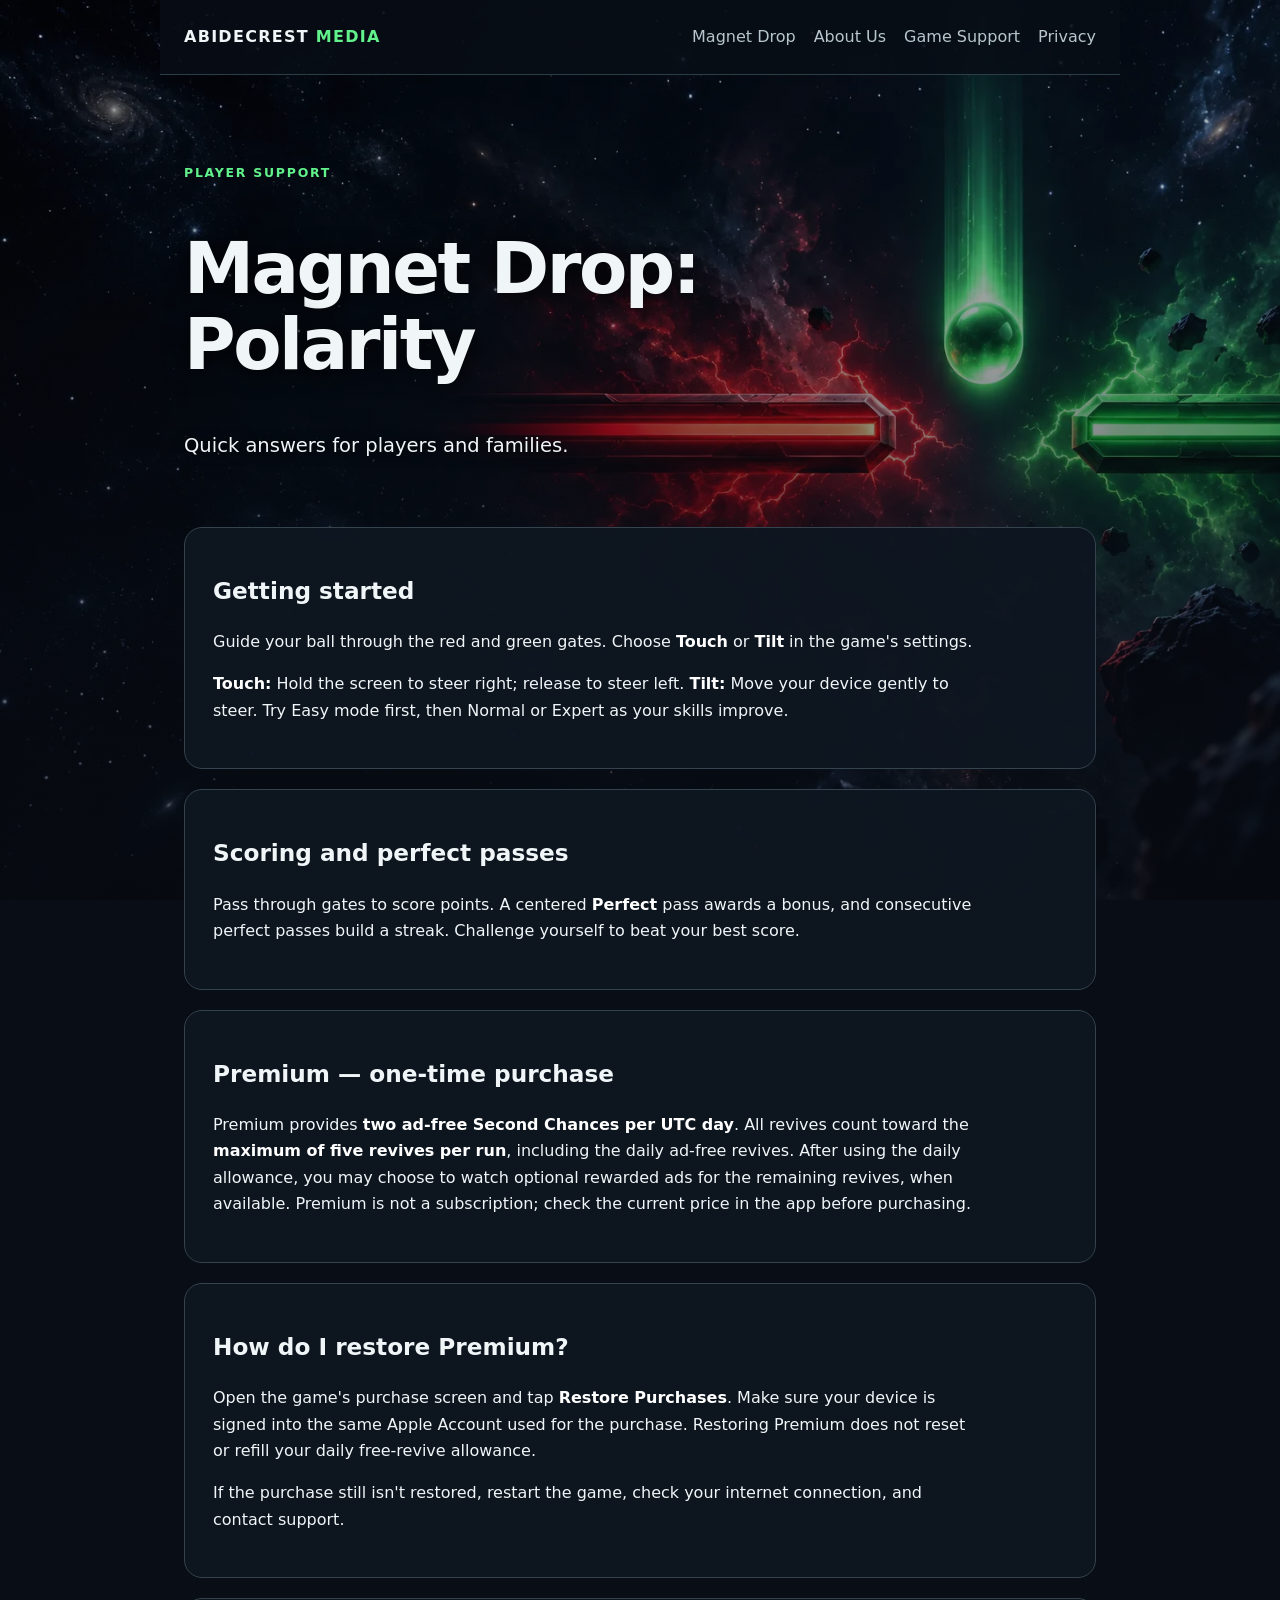
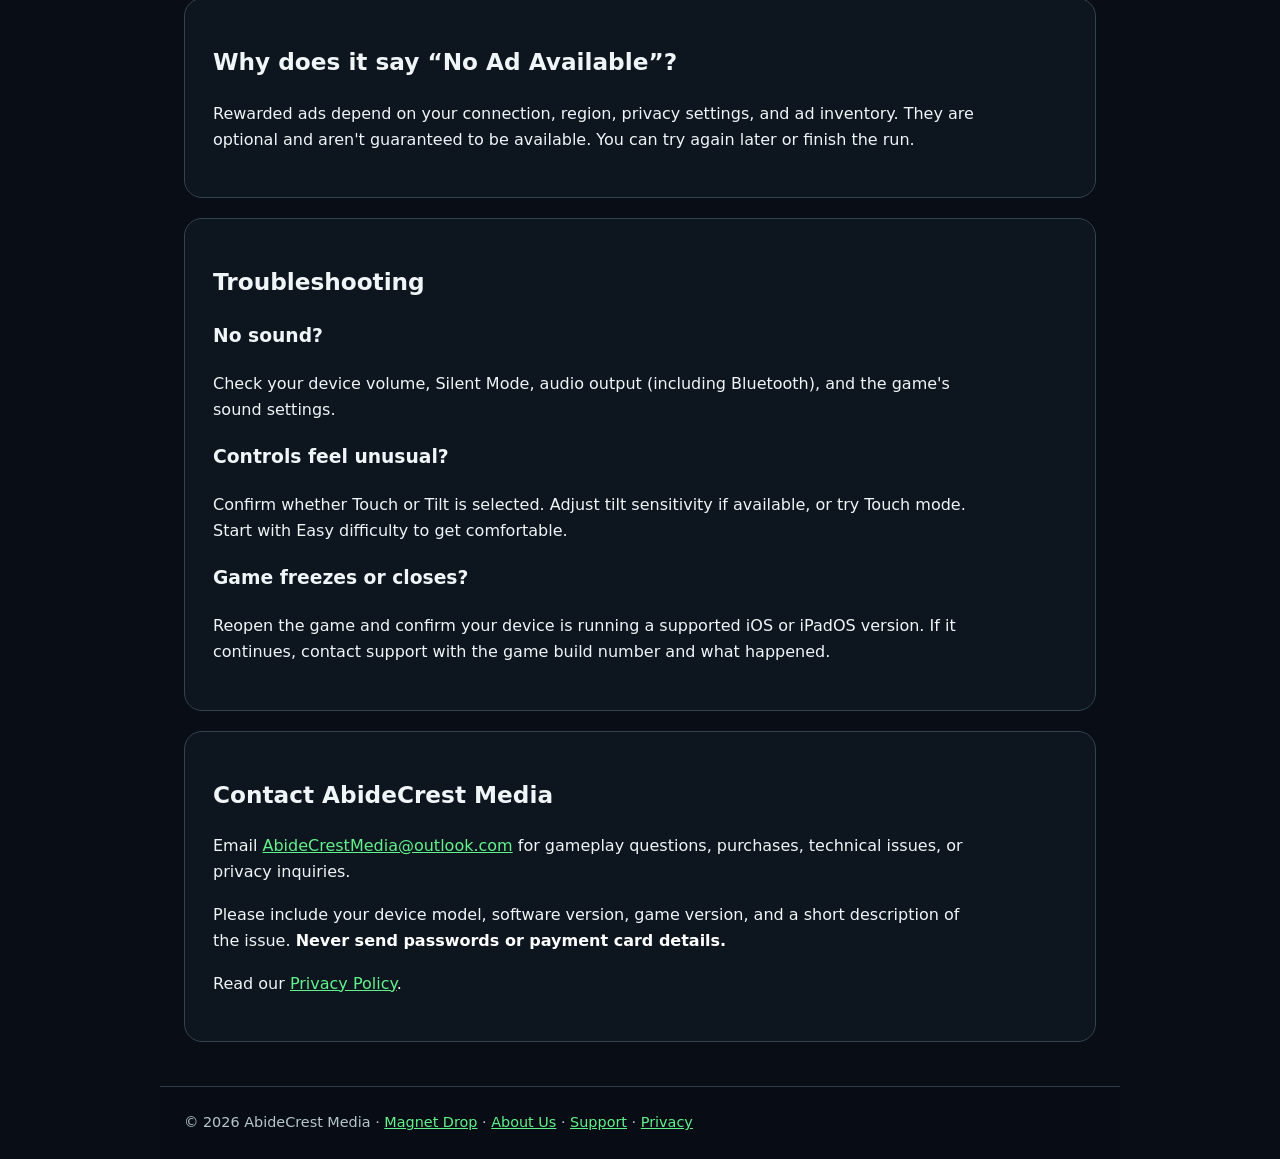
<file: magnet-drop/support/index.html>
<!doctype html><html lang="en"><head><meta charset="utf-8"><meta name="viewport" content="width=device-width,initial-scale=1"><meta name="description" content="Help and troubleshooting for Magnet Drop: Polarity."><title>Magnet Drop Support | AbideCrest Media</title><link rel="stylesheet" href="../../assets/site.css"><style>
body{background:#090e16;isolation:isolate}
body::before{content:"";position:fixed;inset:0;z-index:-1;background:linear-gradient(180deg,rgba(9,14,22,.2),rgba(9,14,22,.68) 85%),url("[data-uri]") center top/cover no-repeat;pointer-events:none}
header,footer{background:rgba(9,14,22,.88)}
main>.eyebrow{margin-top:64px}
main>h1{max-width:650px;text-shadow:0 2px 24px #000}
main>.lead{color:#f0f5f7;text-shadow:0 2px 12px #000;margin-bottom:64px}
.card{background:rgba(14,22,33,.96);border-color:#34434d}
@media(max-width:580px){body::before{background-position:72% top}main>.eyebrow{margin-top:180px}main>h1{font-size:2.6rem}main>.lead{margin-bottom:38px}header{background:#090e16}.card{padding:22px}}
</style></head><body><header><a class="brand" href="../../">ABIDECREST <span>MEDIA</span></a><nav aria-label="Main navigation"><a href="../../magnet-drop/">Magnet Drop</a><a href="../../about/">About Us</a><a href="../../magnet-drop/support/">Game Support</a><a href="../../privacy/">Privacy</a></nav></header><main><p class="eyebrow">Player support</p><h1>Magnet Drop: Polarity</h1><p class="lead">Quick answers for players and families.</p><section class="card"><h2>Getting started</h2><p>Guide your ball through the red and green gates. Choose <strong>Touch</strong> or <strong>Tilt</strong> in the game's settings.</p><p><strong>Touch:</strong> Hold the screen to steer right; release to steer left. <strong>Tilt:</strong> Move your device gently to steer. Try Easy mode first, then Normal or Expert as your skills improve.</p></section><section class="card"><h2>Scoring and perfect passes</h2><p>Pass through gates to score points. A centered <strong>Perfect</strong> pass awards a bonus, and consecutive perfect passes build a streak. Challenge yourself to beat your best score.</p></section><section class="card"><h2>Premium — one-time purchase</h2><p>Premium provides <strong>two ad-free Second Chances per UTC day</strong>. All revives count toward the <strong>maximum of five revives per run</strong>, including the daily ad-free revives. After using the daily allowance, you may choose to watch optional rewarded ads for the remaining revives, when available. Premium is not a subscription; check the current price in the app before purchasing.</p></section><section class="card"><h2>How do I restore Premium?</h2><p>Open the game's purchase screen and tap <strong>Restore Purchases</strong>. Make sure your device is signed into the same Apple Account used for the purchase. Restoring Premium does not reset or refill your daily free-revive allowance.</p><p>If the purchase still isn't restored, restart the game, check your internet connection, and contact support.</p></section><section class="card"><h2>Why does it say “No Ad Available”?</h2><p>Rewarded ads depend on your connection, region, privacy settings, and ad inventory. They are optional and aren't guaranteed to be available. You can try again later or finish the run.</p></section><section class="card"><h2>Troubleshooting</h2><h3>No sound?</h3><p>Check your device volume, Silent Mode, audio output (including Bluetooth), and the game's sound settings.</p><h3>Controls feel unusual?</h3><p>Confirm whether Touch or Tilt is selected. Adjust tilt sensitivity if available, or try Touch mode. Start with Easy difficulty to get comfortable.</p><h3>Game freezes or closes?</h3><p>Reopen the game and confirm your device is running a supported iOS or iPadOS version. If it continues, contact support with the game build number and what happened.</p></section><section class="card"><h2>Contact AbideCrest Media</h2><p>Email <a href="mailto:AbideCrestMedia@outlook.com">AbideCrestMedia@outlook.com</a> for gameplay questions, purchases, technical issues, or privacy inquiries.</p><p>Please include your device model, software version, game version, and a short description of the issue. <strong>Never send passwords or payment card details.</strong></p><p>Read our <a href="../../privacy/">Privacy Policy</a>.</p></section></main><footer>© 2026 AbideCrest Media · <a href="../../magnet-drop/">Magnet Drop</a> · <a href="../../about/">About Us</a> · <a href="../../magnet-drop/support/">Support</a> · <a href="../../privacy/">Privacy</a></footer><!-- Cloudflare Web Analytics --><script type='module' src='https://static.cloudflareinsights.com/beacon.min.js' data-cf-beacon='{"token": "cf53d17fe27e4d12bf6e0ae3ed3b5f63"}'></script><!-- End Cloudflare Web Analytics -->
</body></html>
</file>
<file: assets/site.css>
:root{color-scheme:dark;--bg:#090e16;--panel:#141e2a;--line:#2b3d47;--green:#61f28b;--text:#f0f5f7;--muted:#b7c6ce}*{box-sizing:border-box}body{margin:0;background:radial-gradient(ellipse at 80% 0%,#19322a 0%,transparent 45%),var(--bg);color:var(--text);font:16px/1.65 system-ui,-apple-system,BlinkMacSystemFont,"Segoe UI",sans-serif}a{color:var(--green)}header,main,footer{max-width:960px;margin:auto;padding:24px}header{display:flex;justify-content:space-between;gap:18px;align-items:center;border-bottom:1px solid var(--line)}.brand{font-weight:800;letter-spacing:.08em;color:var(--text);text-decoration:none}.brand span{color:var(--green)}nav{display:flex;gap:18px;flex-wrap:wrap}nav a{color:var(--muted);text-decoration:none}nav a:hover{color:var(--green)}h1{font-size:clamp(2.2rem,6vw,4.4rem);line-height:1.08;letter-spacing:-.035em}h1 em{color:var(--green);font-style:normal}h2{font-size:1.45rem;margin-top:1rem}p,li{max-width:75ch}.eyebrow{color:var(--green);font-weight:750;text-transform:uppercase;letter-spacing:.14em;font-size:.78rem}.lead{font-size:1.22rem;color:var(--muted)}.hero{padding:70px 0 45px}.card{background:var(--panel);border:1px solid var(--line);border-radius:18px;padding:28px;margin:20px 0}.button{display:inline-block;background:var(--green);color:#07120b;padding:12px 20px;border-radius:10px;text-decoration:none;font-weight:800}.muted{color:var(--muted)}footer{border-top:1px solid var(--line);color:var(--muted);font-size:.9rem}strong{color:#fff}ul{padding-left:1.4rem}@media(max-width:580px){header{align-items:flex-start;flex-direction:column}.hero{padding-top:42px}}
/* Magnet Drop launch and v1.1 preview */
.game-actions{display:flex;align-items:center;gap:14px;flex-wrap:wrap;margin-top:20px}.secondary-button{display:inline-block;border:1px solid var(--green);color:var(--green);padding:11px 19px;border-radius:10px;text-decoration:none;font-weight:750}.secondary-button:hover{background:rgba(97,242,139,.1)}.game-feature{border-color:#427758}.update-feature{background:linear-gradient(135deg,#172c2b,#141e2a 70%);border-color:#416b60}.update-feature .muted{font-size:.93rem}.game-actions .button:hover{filter:brightness(1.07)}
</file>
<file: assets/magnet-drop.css>
/* Magnet Drop promotional landing page: no external fonts, scripts, or tracking */
.magnet-page{background:radial-gradient(ellipse at 72% 9%,#123b35 0%,#0a1620 34%,#080e16 72%);overflow-x:hidden}
.magnet-page header,.magnet-page main,.magnet-page footer{max-width:1180px}
.magnet-page a:focus-visible,.magnet-page summary:focus-visible{outline:3px solid #65efa3;outline-offset:4px}
.magnet-page [aria-current="page"]{color:var(--green)}
.magnet-hero{display:grid;grid-template-columns:minmax(0,1.18fr) minmax(280px,.82fr);gap:44px;align-items:center;padding:66px 0 76px}
.magnet-hero h1{font-size:clamp(2.6rem,5.1vw,5.4rem);line-height:1.035;letter-spacing:-.055em;margin:18px 0 18px;overflow-wrap:normal}
.magnet-hero h1 em{color:#5afca0;font-style:normal;text-shadow:0 0 30px rgba(67,235,145,.18)}
.magnet-copy .eyebrow{color:#70f2b4}.magnet-tagline{font-weight:800;letter-spacing:.19em;color:#99fac5;font-size:.86rem;margin:0 0 16px}
.magnet-copy .lead{max-width:570px;font-size:1.16rem;color:#dce7ea}
.magnet-actions{display:flex;gap:16px;flex-wrap:wrap;align-items:center;margin-top:27px}
.magnet-download{min-height:70px;display:inline-flex;align-items:center;justify-content:space-between;gap:24px;background:#f7fcf9;color:#0b1920;padding:12px 20px;border-radius:15px;text-decoration:none;box-shadow:0 12px 38px #0007;transition:transform .15s ease}
.magnet-download:hover{transform:translateY(-2px)}
.magnet-download > span:first-child{display:flex;flex-direction:column;align-items:flex-start;justify-content:center;gap:3px;min-width:0;line-height:1.12}
.magnet-download small{display:block;font-size:.72rem;font-weight:650;line-height:1.25;white-space:nowrap}
.magnet-download strong{display:block;color:#071b15;font-size:1.5rem;line-height:1.12;letter-spacing:-.03em;white-space:nowrap}
.magnet-download .external-icon{display:block;flex:none;font-size:1.2rem;line-height:1;padding-left:0}
.magnet-secondary{display:inline-flex;align-items:center;border:1px solid #4e8372;border-radius:13px;color:#ddffee;font-weight:800;padding:14px 18px;text-decoration:none;min-height:51px}
.magnet-secondary:hover{background:#183e37}
.magnet-small{color:#aec4ca;font-size:.85rem;line-height:1.65;margin-top:15px}
.magnet-visual{min-width:0;display:flex;flex-direction:column;align-items:center;position:relative}
.visual-halo{position:absolute;width:min(440px,100%);height:400px;border-radius:50%;filter:blur(75px);background:rgba(20,216,130,.16);top:40px;pointer-events:none}
.magnet-field{aspect-ratio:9/14.2;width:min(100%,365px);min-height:390px;position:relative;overflow:hidden;border:9px solid #1c2a38;border-radius:35px;background:radial-gradient(ellipse at 53% 42%,#233958 0%,#0a1523 46%,#040a12 95%);box-shadow:0 28px 80px #000b,0 0 45px #31c77b18,inset 0 0 40px #0b1521}
.field-stars{position:absolute;inset:0;background-image:radial-gradient(circle,#6eeec1 1px,transparent 1.8px),radial-gradient(circle,#b8d4fc .85px,transparent 1.8px);background-size:79px 89px,117px 139px;background-position:5px 20px,30px 65px;opacity:.45}
.hud{position:absolute;top:18px;width:100%;z-index:2;display:flex;flex-direction:column;align-items:center;gap:2px;color:#82e7b5;letter-spacing:.16em;font-size:.56rem;font-weight:800}
.hud strong{font-size:1.8rem;color:#fff;letter-spacing:0;line-height:1.15}
.gate{position:absolute;left:0;right:0;height:13px;display:flex;justify-content:space-between;gap:34%;filter:drop-shadow(0 0 12px #33fe8280)}
.gate span{display:block;flex:1;position:relative}
.gate span::after{content:"";position:absolute;right:0;top:-9px;width:7px;height:31px;background:#ffb8d0;box-shadow:0 0 10px #ff3865}
.gate .red{background:linear-gradient(90deg,#a7214b,#f33f71);box-shadow:0 0 14px #ee326e9c}
.gate .green{background:linear-gradient(90deg,#1cfb80,#009f58);box-shadow:0 0 14px #2afe8a98}
.gate .green::after{left:0;right:auto;background:#acffcf;box-shadow:0 0 10px #25ff80}
.gate-one{top:26%}.gate-two{top:62%;transform:scaleX(-1)}.gate-three{top:86%}
.magnet-ball{position:absolute;left:50%;top:49%;width:56px;height:56px;transform:translate(-50%,-50%);border:5px solid #44fba6;border-radius:50%;background:radial-gradient(circle at 35% 30%,#faffff 0%,#7afbba 18%,#19a965 40%,#0d524a 70%);box-shadow:0 0 13px #59ffc7,0 0 43px #30f8a180}
.orbit{position:absolute;left:50%;top:49%;width:145px;height:92px;border:4px solid #27d3c577;border-radius:50%;transform:translate(-50%,-50%) rotate(37deg);box-shadow:0 0 16px #29c8e060}
.orbit-two{transform:translate(-50%,-50%) rotate(-39deg);border-color:#a869e288}
.field-footer{position:absolute;bottom:23px;text-align:center;width:100%;font-weight:800;letter-spacing:.16em;color:#86e7c1;font-size:.65rem}
.visual-note{font-size:.73rem;color:#98b6bd;text-align:center;margin:12px 0 0;max-width:310px}
.challenge-strip{display:grid;grid-template-columns:repeat(4,1fr);border:1px solid #315c59;background:#10272c;border-radius:18px;overflow:hidden}
.challenge-strip div{display:flex;flex-direction:column;align-items:center;padding:19px 12px;text-align:center;border-right:1px solid #315c59}
.challenge-strip div:last-child{border:0}.challenge-strip strong{font-size:1.2rem;color:#5efba1;letter-spacing:.025em}.challenge-strip span{color:#d4e2e3;font-size:.81rem}
.magnet-section{padding:68px 0 24px}.magnet-section h2,.update-banner h2,.score-challenge h2{font-size:clamp(1.9rem,3.5vw,3rem);line-height:1.16;letter-spacing:-.035em;margin:9px 0 23px}
.feature-grid{display:grid;grid-template-columns:repeat(2,minmax(0,1fr));gap:18px}
.feature-card{background:#10202c;border:1px solid #2a4b50;border-radius:18px;padding:25px}
.feature-card h3{margin:2px 0 9px;font-size:1.3rem}.feature-card p{margin:0;color:#c3d3d9}.feature-index{color:#66fba2;font-size:.8rem;font-weight:800;letter-spacing:.16em}
.update-banner{display:flex;gap:23px;align-items:flex-start;border-radius:21px;border:1px solid #436657;background:linear-gradient(105deg,#1a3e35,#102029 85%);padding:31px;margin:58px 0 0}
.update-banner p{margin:9px 0}.update-banner h2{margin-bottom:10px}.update-dot{flex:none;width:15px;height:15px;border-radius:50%;background:#58f3a0;box-shadow:0 0 0 7px #5cf2a126;margin-top:13px}
.section-lead{color:#c5d9dc;max-width:720px;margin-bottom:25px}
.score-challenge{display:flex;justify-content:space-between;gap:28px;align-items:center;background:linear-gradient(95deg,#202438,#122e2e);border-radius:20px;padding:30px;margin:46px 0 10px;border:1px solid #405963}
.score-challenge .button{flex-shrink:0}.score-challenge h2{margin-bottom:10px}.score-challenge p{margin-bottom:8px}
.faq-section{padding-top:48px;padding-bottom:50px}
.faq-section details{border-bottom:1px solid #355058;padding:15px 0}.faq-section summary{cursor:pointer;font-weight:750;font-size:1.04rem;list-style-position:outside}.faq-section details p{color:#c9d9dd}
@media(max-width:850px){.magnet-hero{grid-template-columns:1fr;gap:23px;padding:46px 0}.magnet-copy{text-align:center}.magnet-copy .lead{margin-left:auto;margin-right:auto}.magnet-actions{justify-content:center}.magnet-visual{margin-top:18px}.magnet-hero h1{font-size:clamp(2.5rem,8vw,4.2rem)}.score-challenge{align-items:flex-start;flex-direction:column}}
@media(max-width:580px){.magnet-page header{flex-direction:column;align-items:flex-start}.magnet-hero{padding:22px 0 35px}.magnet-hero h1{font-size:clamp(2.2rem,9vw,3.25rem)}.challenge-strip{grid-template-columns:repeat(2,1fr)}.challenge-strip div:nth-child(2){border-right:0}.challenge-strip div:nth-child(-n+2){border-bottom:1px solid #315c59}.feature-grid{grid-template-columns:1fr}.magnet-section{padding:44px 0 14px}.magnet-field{width:min(100%,330px)}.update-banner{padding:21px;margin-top:35px}.score-challenge{padding:22px}.magnet-actions{gap:12px}}
@media(prefers-reduced-motion:reduce){.magnet-download{transition:none}}
</file>
<file: assets/polarity-quest.css>
.quest-page {
  background: radial-gradient(ellipse at 78% 8%, #14263b, transparent 55%), var(--bg);
}
.quest-page nav [aria-current="page"] { color: var(--green); }
.quest-page a:focus-visible { outline: 2px solid #83dcff; outline-offset: 5px; }
.quest-hero {
  display: grid;
  grid-template-columns: minmax(0, 1fr) minmax(0, .9fr);
  align-items: center;
  gap: clamp(24px, 5vw, 64px);
  padding-block: clamp(32px, 7vw, 82px);
}
.quest-hero h1 { margin: .15em 0; font-size: clamp(2.9rem, 7.3vw, 5.5rem); }
.quest-hook { margin: 16px 0 0; font-size: clamp(1.15rem, 3vw, 1.45rem); font-weight: 750; }
.quest-hero .lead { margin: 10px 0 24px; }
.quest-field {
  position: relative;
  overflow: hidden;
  min-height: 280px;
  aspect-ratio: 1.13;
  border: 1px solid #355570;
  border-radius: 24px;
  background:
    radial-gradient(ellipse at center, #183a5e, transparent 70%),
    repeating-linear-gradient(0deg, #47769926 0 1px, transparent 1px 27px),
    repeating-linear-gradient(90deg, #47769926 0 1px, transparent 1px 27px),
    #090f1c;
}
.quest-orbit {
  position: absolute;
  inset: 19% 16%;
  border: 1px solid #6092ac70;
  border-radius: 50%;
  transform: rotate(-26deg);
  box-shadow: inset 0 0 22px #80d7ff12, 0 0 24px #80d7ff16;
}
.quest-pole, .quest-player, .quest-crystal { position: absolute; }
.quest-pole {
  width: 17%;
  aspect-ratio: 1;
  border: 1px solid currentColor;
  border-radius: 50%;
  box-shadow: 0 0 22px currentColor, inset 0 0 16px currentColor;
}
.quest-red { left: 12%; top: 25%; color: #ff626d; background: #721f38; }
.quest-green { right: 12%; top: 19%; color: #70ff99; background: #135137; }
.quest-player {
  top: 50%;
  left: 50%;
  width: 14%;
  aspect-ratio: 1;
  border: 1px solid #b2eeff;
  border-radius: 50%;
  transform: translate(-50%, -50%);
  background: radial-gradient(circle at 32% 29%, #f6ffe9, #76fda1 28%, #1a7d58 75%);
  box-shadow: 0 0 0 10px #56d8ff43, 0 0 38px 12px #63daff65;
}
.quest-crystal {
  width: 6%;
  aspect-ratio: 1;
  transform: rotate(45deg);
  border: 1px solid #b7f2ff;
  background: linear-gradient(135deg, #e5fcff, #47bdfc 53%, #285ac1 54%, #438de7);
  box-shadow: 0 0 18px #42bfffaf;
}
.quest-crystal-one { top: 65%; left: 70%; }
.quest-crystal-two { top: 77%; left: 58%; }
.quest-crystal-three { top: 83%; left: 43%; }
.quest-play { padding-bottom: 24px; scroll-margin-top: 20px; }
.quest-play h2 { margin-top: 0; font-size: clamp(1.75rem, 4vw, 2.3rem); }
.quest-features { display: grid; grid-template-columns: repeat(3, minmax(0, 1fr)); gap: 14px; }
.quest-features .card { margin: 0; padding: 21px; }
.quest-features h3, .quest-features p { margin-top: 0; }
.quest-features p { margin-bottom: 0; color: var(--muted); }
@media (max-width: 700px) {
  .quest-hero, .quest-features { grid-template-columns: 1fr; }
  .quest-field { min-height: 0; max-height: 340px; }
}
</file>
